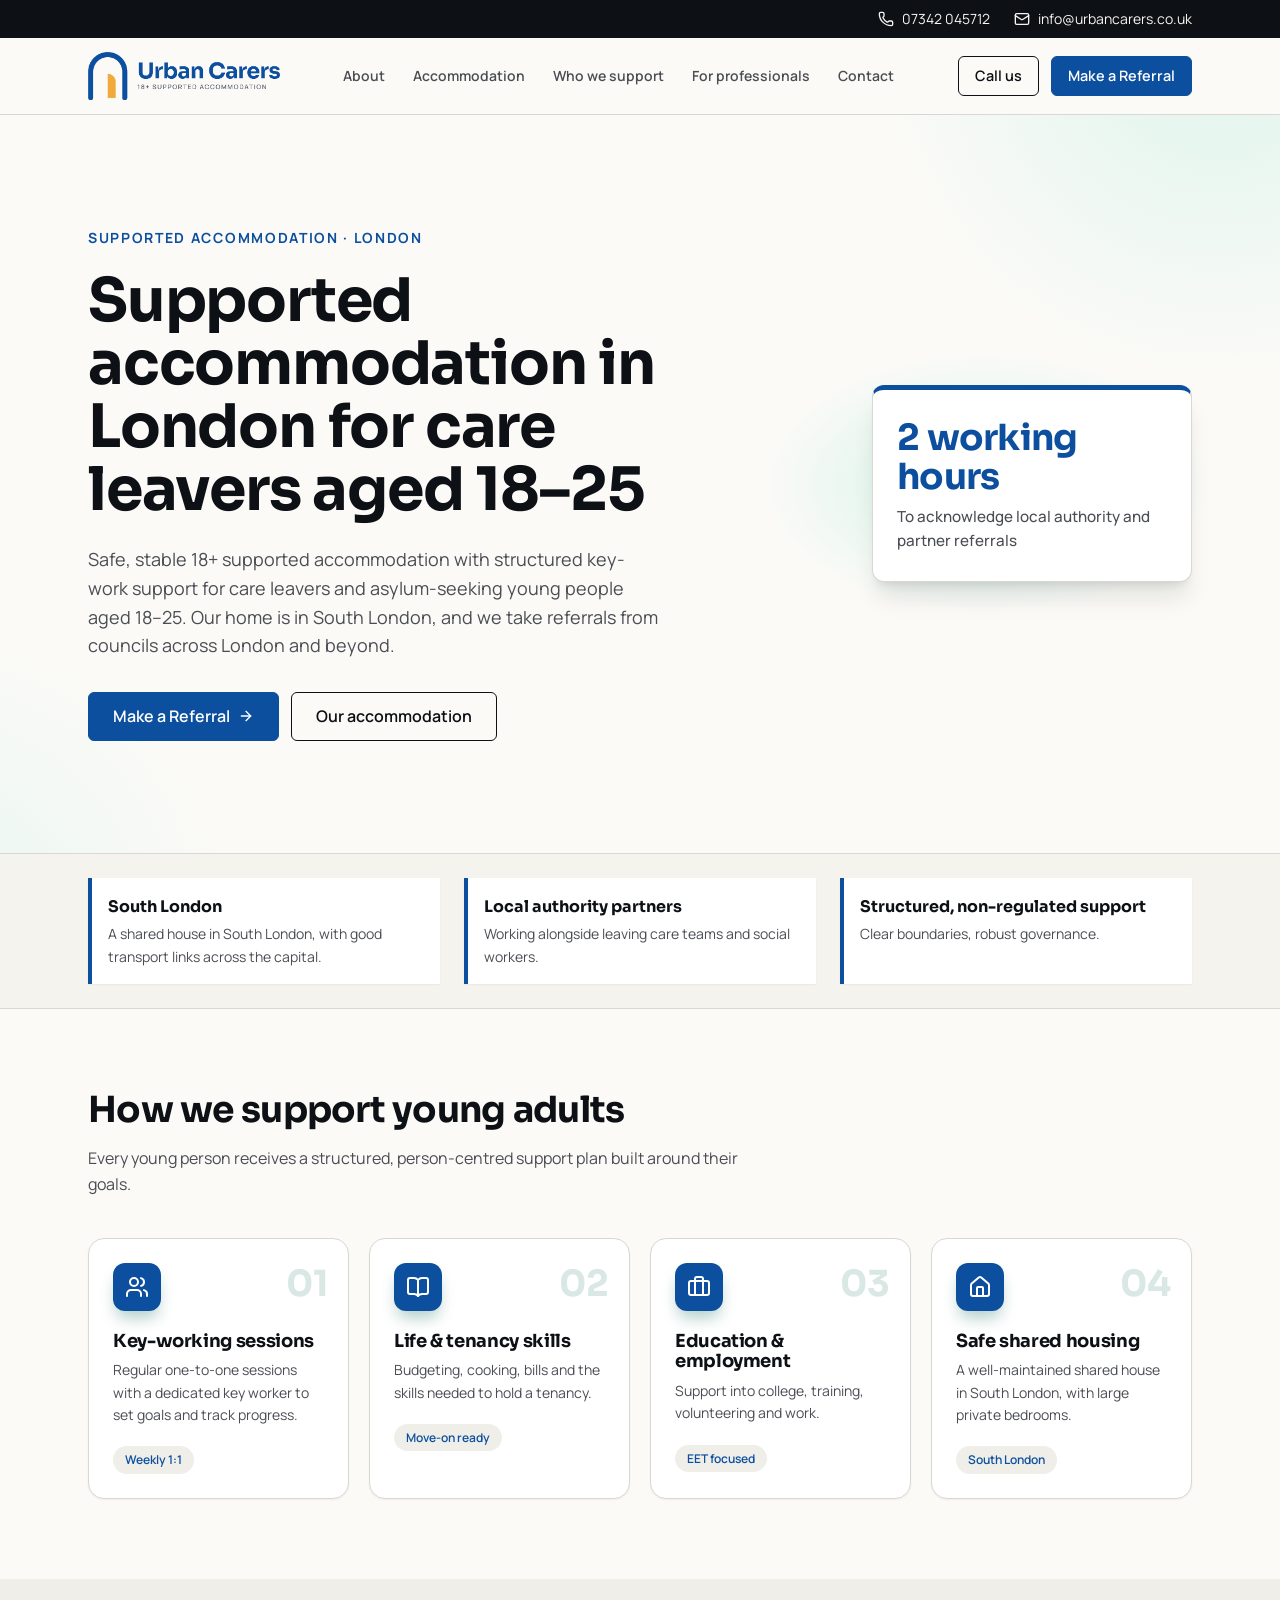
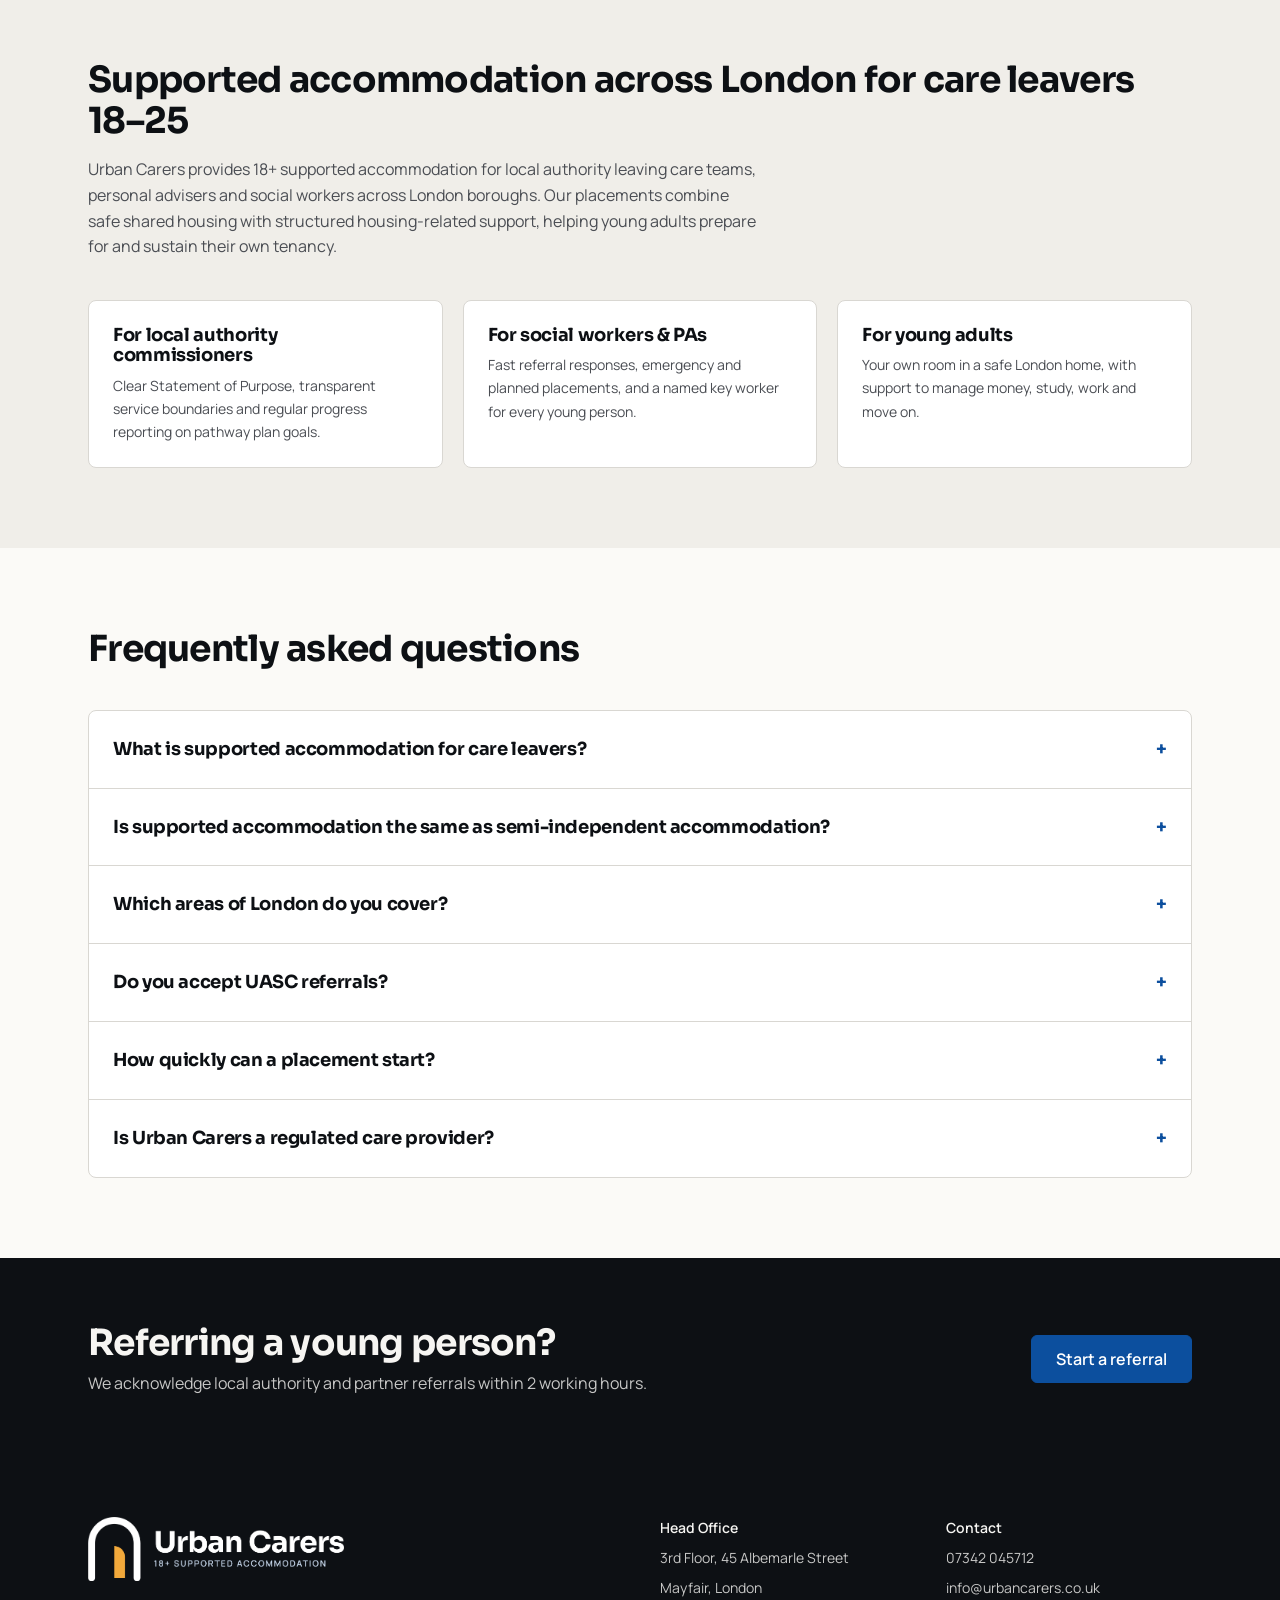
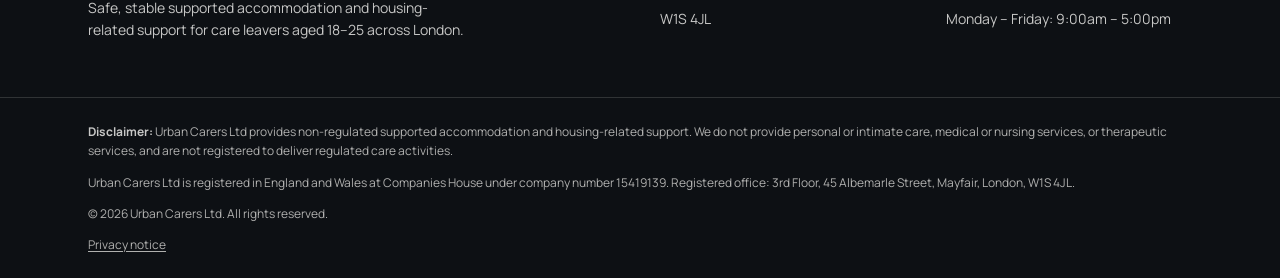
<file: index.html>
<!doctype html>
<html lang="en-GB">
<head>
<meta charset="utf-8">
<meta name="viewport" content="width=device-width, initial-scale=1">
<title>Supported Accommodation for Care Leavers 18–25 | Urban Carers</title>
<meta name="description" content="18+ supported accommodation in South London for care leavers and asylum-seeking young people aged 18–25. Referrals acknowledged within 2 working hours.">
<link rel="canonical" href="https://www.urbancarers.co.uk/">
<meta property="og:site_name" content="Urban Carers">
<meta property="og:locale" content="en_GB">
<meta property="og:type" content="website">
<meta property="og:url" content="https://www.urbancarers.co.uk/">
<meta property="og:title" content="Supported Accommodation for Care Leavers 18–25 | Urban Carers">
<meta property="og:description" content="18+ supported accommodation in South London for care leavers and asylum-seeking young people aged 18–25. Referrals acknowledged within 2 working hours.">
<meta name="twitter:card" content="summary_large_image">
<link rel="stylesheet" href="styles.css">
<link rel="icon" type="image/png" href="assets/favicon.png">
<link rel="apple-touch-icon" href="assets/favicon.png">
<script type="application/ld+json">{"@context": "https://schema.org", "@type": "Organization", "name": "Urban Carers Ltd", "logo": "https://www.urbancarers.co.uk/assets/logo.png", "description": "Supported accommodation and housing-related support for care leavers aged 18–25 in London.", "url": "https://www.urbancarers.co.uk", "telephone": "+44 7342 045712", "email": "info@urbancarers.co.uk", "address": {"@type": "PostalAddress", "streetAddress": "3rd Floor, 45 Albemarle Street", "addressLocality": "London", "postalCode": "W1S 4JL", "addressCountry": "GB"}, "areaServed": [{"@type": "City", "name": "London"}, {"@type": "AdministrativeArea", "name": "South East England"}]}</script>
<script type="application/ld+json">{"@context": "https://schema.org", "@type": "WebSite", "name": "Urban Carers", "url": "https://www.urbancarers.co.uk/"}</script>
<script type="application/ld+json">{"@context": "https://schema.org", "@type": "FAQPage", "mainEntity": [{"@type": "Question", "name": "What is supported accommodation for care leavers?", "acceptedAnswer": {"@type": "Answer", "text": "Supported accommodation is housing with support for care leavers aged 18–25 only. Residents have their own room in shared housing and receive housing-related support such as key-working, budgeting and tenancy skills."}}, {"@type": "Question", "name": "Is supported accommodation the same as semi-independent accommodation?", "acceptedAnswer": {"@type": "Answer", "text": "The two terms are often used for the same kind of home. What we provide is 18+ supported accommodation for young men aged 18–25 only: each young person has their own room in a shared house and builds the skills to live independently, with at least 5 hours of key-work support a week."}}, {"@type": "Question", "name": "Which areas of London do you cover?", "acceptedAnswer": {"@type": "Answer", "text": "Our house is in South London. We accept referrals from London boroughs and from local authorities outside London placing young people in the capital."}}, {"@type": "Question", "name": "Do you accept UASC referrals?", "acceptedAnswer": {"@type": "Answer", "text": "Yes. We support unaccompanied asylum-seeking young adults aged 18 to 25 who are ready to live in supported accommodation."}}, {"@type": "Question", "name": "How quickly can a placement start?", "acceptedAnswer": {"@type": "Answer", "text": "We acknowledge referrals within 2 working hours and aim to make a placement decision within 24 hours of receiving full referral information. We can consider emergency placements subject to availability and assessment."}}, {"@type": "Question", "name": "Is Urban Carers a regulated care provider?", "acceptedAnswer": {"@type": "Answer", "text": "No. We provide non-regulated supported accommodation and housing-related support. We do not provide personal care, medical or nursing services, or therapy."}}]}</script>
</head>
<body>
<a class="skip" href="#main">Skip to content</a>
<header class="site-header">
  <div class="topbar">
    <div class="container topbar-inner">
      <a href="tel:+447342045712"><svg class="ic" aria-hidden="true" focusable="false" xmlns="http://www.w3.org/2000/svg" width="24" height="24" viewBox="0 0 24 24" fill="none" stroke="currentColor" stroke-width="2" stroke-linecap="round" stroke-linejoin="round" ><path d="M13.832 16.568a1 1 0 0 0 1.213-.303l.355-.465A2 2 0 0 1 17 15h3a2 2 0 0 1 2 2v3a2 2 0 0 1-2 2A18 18 0 0 1 2 4a2 2 0 0 1 2-2h3a2 2 0 0 1 2 2v3a2 2 0 0 1-.8 1.6l-.468.351a1 1 0 0 0-.292 1.233 14 14 0 0 0 6.392 6.384" /></svg>07342 045712</a>
      <a href="mailto:info@urbancarers.co.uk"><svg class="ic" aria-hidden="true" focusable="false" xmlns="http://www.w3.org/2000/svg" width="24" height="24" viewBox="0 0 24 24" fill="none" stroke="currentColor" stroke-width="2" stroke-linecap="round" stroke-linejoin="round" ><path d="m22 7-8.991 5.727a2 2 0 0 1-2.009 0L2 7" /><rect x="2" y="4" width="20" height="16" rx="2" /></svg>info@urbancarers.co.uk</a>
    </div>
  </div>
  <div class="container navbar">
    <a href="./" class="brand" aria-label="Urban Carers home"><img src="assets/logo.png" alt="Urban Carers Ltd" width="1334" height="334"></a>
    <nav class="nav" aria-label="Main"><a href="about">About</a><a href="accommodation">Accommodation</a><a href="who-we-support">Who we support</a><a href="for-professionals">For professionals</a><a href="contact">Contact</a></nav>
    <div class="actions">
      <a href="tel:+447342045712" class="btn btn-outline btn-sm">Call us</a>
      <a href="referrals" class="btn btn-sm">Make a Referral</a>
    </div>
    <details class="menu">
      <summary aria-label="Toggle menu"><span class="menu-open"><svg class="ic" aria-hidden="true" focusable="false" xmlns="http://www.w3.org/2000/svg" width="24" height="24" viewBox="0 0 24 24" fill="none" stroke="currentColor" stroke-width="2" stroke-linecap="round" stroke-linejoin="round" ><path d="M4 5h16" /><path d="M4 12h16" /><path d="M4 19h16" /></svg></span><span class="menu-close"><svg class="ic" aria-hidden="true" focusable="false" xmlns="http://www.w3.org/2000/svg" width="24" height="24" viewBox="0 0 24 24" fill="none" stroke="currentColor" stroke-width="2" stroke-linecap="round" stroke-linejoin="round" ><path d="M18 6 6 18" /><path d="m6 6 12 12" /></svg></span></summary>
      <div class="menu-panel container">
        <a href="about">About</a><a href="accommodation">Accommodation</a><a href="who-we-support">Who we support</a><a href="for-professionals">For professionals</a><a href="contact">Contact</a>
        <a href="tel:+447342045712" class="menu-call">Call 07342 045712</a>
        <a href="referrals" class="btn">Make a Referral</a>
      </div>
    </details>
  </div>
</header>
<main id="main">
<section class="hero">
  <div class="container hero-grid">
    <div class="hero-text">
      <p class="eyebrow">Supported accommodation · London</p>
      <h1>Supported accommodation in London for care leavers aged 18–25</h1>
      <p class="lead">Safe, stable 18+ supported accommodation with structured key-work support for care leavers and asylum-seeking young people aged 18–25. Our home is in South London, and we take referrals from councils across London and beyond.</p>
      <div class="btn-row"><a href="referrals" class="btn">Make a Referral<svg class="ic" aria-hidden="true" focusable="false" xmlns="http://www.w3.org/2000/svg" width="24" height="24" viewBox="0 0 24 24" fill="none" stroke="currentColor" stroke-width="2" stroke-linecap="round" stroke-linejoin="round" ><path d="M5 12h14" /><path d="m12 5 7 7-7 7" /></svg></a><a href="accommodation" class="btn btn-outline">Our accommodation</a></div>
    </div>
    <div class="hero-panel">
      <div class="stat">
        <p class="stat-big">2 working hours</p>
        <p class="stat-small">To acknowledge local authority and partner referrals</p>
      </div>
    </div>
  </div>
</section>
<div class="strip"><div class="container strip-grid"><div class="strip-item"><p class="strip-title">South London</p><p>A shared house in South London, with good transport links across the capital.</p></div><div class="strip-item"><p class="strip-title">Local authority partners</p><p>Working alongside leaving care teams and social workers.</p></div><div class="strip-item"><p class="strip-title">Structured, non-regulated support</p><p>Clear boundaries, robust governance.</p></div></div></div>
<section class="section"><div class="container"><h2>How we support young adults</h2><p class="intro">Every young person receives a structured, person-centred support plan built around their goals.</p><div class="section-body"><div class="features"><div class="feature"><span class="feature-n" aria-hidden="true">01</span><div class="feature-icon"><svg class="ic" aria-hidden="true" focusable="false" xmlns="http://www.w3.org/2000/svg" width="24" height="24" viewBox="0 0 24 24" fill="none" stroke="currentColor" stroke-width="2" stroke-linecap="round" stroke-linejoin="round" ><path d="M16 21v-2a4 4 0 0 0-4-4H6a4 4 0 0 0-4 4v2" /><path d="M16 3.128a4 4 0 0 1 0 7.744" /><path d="M22 21v-2a4 4 0 0 0-3-3.87" /><circle cx="9" cy="7" r="4" /></svg></div><h3>Key-working sessions</h3><p>Regular one-to-one sessions with a dedicated key worker to set goals and track progress.</p><span class="tag">Weekly 1:1</span></div><div class="feature"><span class="feature-n" aria-hidden="true">02</span><div class="feature-icon"><svg class="ic" aria-hidden="true" focusable="false" xmlns="http://www.w3.org/2000/svg" width="24" height="24" viewBox="0 0 24 24" fill="none" stroke="currentColor" stroke-width="2" stroke-linecap="round" stroke-linejoin="round" ><path d="M12 5v16" /><path d="M20.001 19A2 2 0 0022 17V5a2 2 0 00-1.999-2L16 3.002A5 5 0 0012 5a5 5 0 00-4-2H4a2 2 0 00-2 2v12a2 2 0 001.999 2H8a5 5 0 014 2 5 5 0 014-2z" /></svg></div><h3>Life &amp; tenancy skills</h3><p>Budgeting, cooking, bills and the skills needed to hold a tenancy.</p><span class="tag">Move-on ready</span></div><div class="feature"><span class="feature-n" aria-hidden="true">03</span><div class="feature-icon"><svg class="ic" aria-hidden="true" focusable="false" xmlns="http://www.w3.org/2000/svg" width="24" height="24" viewBox="0 0 24 24" fill="none" stroke="currentColor" stroke-width="2" stroke-linecap="round" stroke-linejoin="round" ><path d="M16 20V4a2 2 0 0 0-2-2h-4a2 2 0 0 0-2 2v16" /><rect width="20" height="14" x="2" y="6" rx="2" /></svg></div><h3>Education &amp; employment</h3><p>Support into college, training, volunteering and work.</p><span class="tag">EET focused</span></div><div class="feature"><span class="feature-n" aria-hidden="true">04</span><div class="feature-icon"><svg class="ic" aria-hidden="true" focusable="false" xmlns="http://www.w3.org/2000/svg" width="24" height="24" viewBox="0 0 24 24" fill="none" stroke="currentColor" stroke-width="2" stroke-linecap="round" stroke-linejoin="round" ><path d="M15 21v-8a1 1 0 0 0-1-1h-4a1 1 0 0 0-1 1v8" /><path d="M3 10a2 2 0 0 1 .709-1.528l7-6a2 2 0 0 1 2.582 0l7 6A2 2 0 0 1 21 10v9a2 2 0 0 1-2 2H5a2 2 0 0 1-2-2z" /></svg></div><h3>Safe shared housing</h3><p>A well-maintained shared house in South London, with large private bedrooms.</p><span class="tag">South London</span></div></div></div></div></section>
<section class="section muted"><div class="container"><h2>Supported accommodation across London for care leavers 18–25</h2><p class="intro">Urban Carers provides 18+ supported accommodation for local authority leaving care teams, personal advisers and social workers across London boroughs. Our placements combine safe shared housing with structured housing-related support, helping young adults prepare for and sustain their own tenancy.</p><div class="section-body"><div class="cards cols-3"><div class="card"><h3>For local authority commissioners</h3><p>Clear Statement of Purpose, transparent service boundaries and regular progress reporting on pathway plan goals.</p></div><div class="card"><h3>For social workers &amp; PAs</h3><p>Fast referral responses, emergency and planned placements, and a named key worker for every young person.</p></div><div class="card"><h3>For young adults</h3><p>Your own room in a safe London home, with support to manage money, study, work and move on.</p></div></div></div></div></section>
<section class="section"><div class="container"><h2>Frequently asked questions</h2><div class="section-body"><div class="faq"><details class="faq-item"><summary>What is supported accommodation for care leavers?</summary><p>Supported accommodation is housing with support for care leavers aged 18–25 only. Residents have their own room in shared housing and receive housing-related support such as key-working, budgeting and tenancy skills.</p></details><details class="faq-item"><summary>Is supported accommodation the same as semi-independent accommodation?</summary><p>The two terms are often used for the same kind of home. What we provide is 18+ supported accommodation for young men aged 18–25 only: each young person has their own room in a shared house and builds the skills to live independently, with at least 5 hours of key-work support a week.</p></details><details class="faq-item"><summary>Which areas of London do you cover?</summary><p>Our house is in South London. We accept referrals from London boroughs and from local authorities outside London placing young people in the capital.</p></details><details class="faq-item"><summary>Do you accept UASC referrals?</summary><p>Yes. We support unaccompanied asylum-seeking young adults aged 18 to 25 who are ready to live in supported accommodation.</p></details><details class="faq-item"><summary>How quickly can a placement start?</summary><p>We acknowledge referrals within 2 working hours and aim to make a placement decision within 24 hours of receiving full referral information. We can consider emergency placements subject to availability and assessment.</p></details><details class="faq-item"><summary>Is Urban Carers a regulated care provider?</summary><p>No. We provide non-regulated supported accommodation and housing-related support. We do not provide personal care, medical or nursing services, or therapy.</p></details></div></div></div></section>
<section class="cta"><div class="container cta-inner"><div><h2>Referring a young person?</h2><p>We acknowledge local authority and partner referrals within 2 working hours.</p></div><a href="referrals" class="btn">Start a referral</a></div></section>
</main>
<footer class="site-footer">
  <div class="container footer-grid">
    <div class="footer-brand">
      <img src="assets/logo-white.png" alt="Urban Carers Ltd" width="1334" height="334">
      <p>Safe, stable supported accommodation and housing-related support for care leavers aged 18–25 across London.</p>
    </div>
    <div class="footer-col">
      <p class="footer-title">Head Office</p>
      <p>3rd Floor, 45 Albemarle Street</p><p>Mayfair, London</p><p>W1S 4JL</p>
    </div>
    <div class="footer-col">
      <p class="footer-title">Contact</p>
      <p><a href="tel:+447342045712">07342 045712</a></p>
      <p><a href="mailto:info@urbancarers.co.uk">info@urbancarers.co.uk</a></p>
      <p>Monday – Friday: 9:00am – 5:00pm</p>
    </div>
  </div>
  <div class="footer-legal">
    <div class="container">
      <p><strong>Disclaimer:</strong> Urban Carers Ltd provides non-regulated supported accommodation and housing-related support. We do not provide personal or intimate care, medical or nursing services, or therapeutic services, and are not registered to deliver regulated care activities.</p>
      <p>Urban Carers Ltd is registered in England and Wales at Companies House under company number 15419139. Registered office: 3rd Floor, 45 Albemarle Street, Mayfair, London, W1S 4JL.</p>
      <p>© 2026 Urban Carers Ltd. All rights reserved.</p>
      <p><a href="privacy">Privacy notice</a></p>
    </div>
  </div>
</footer>
</body>
</html>
</file>
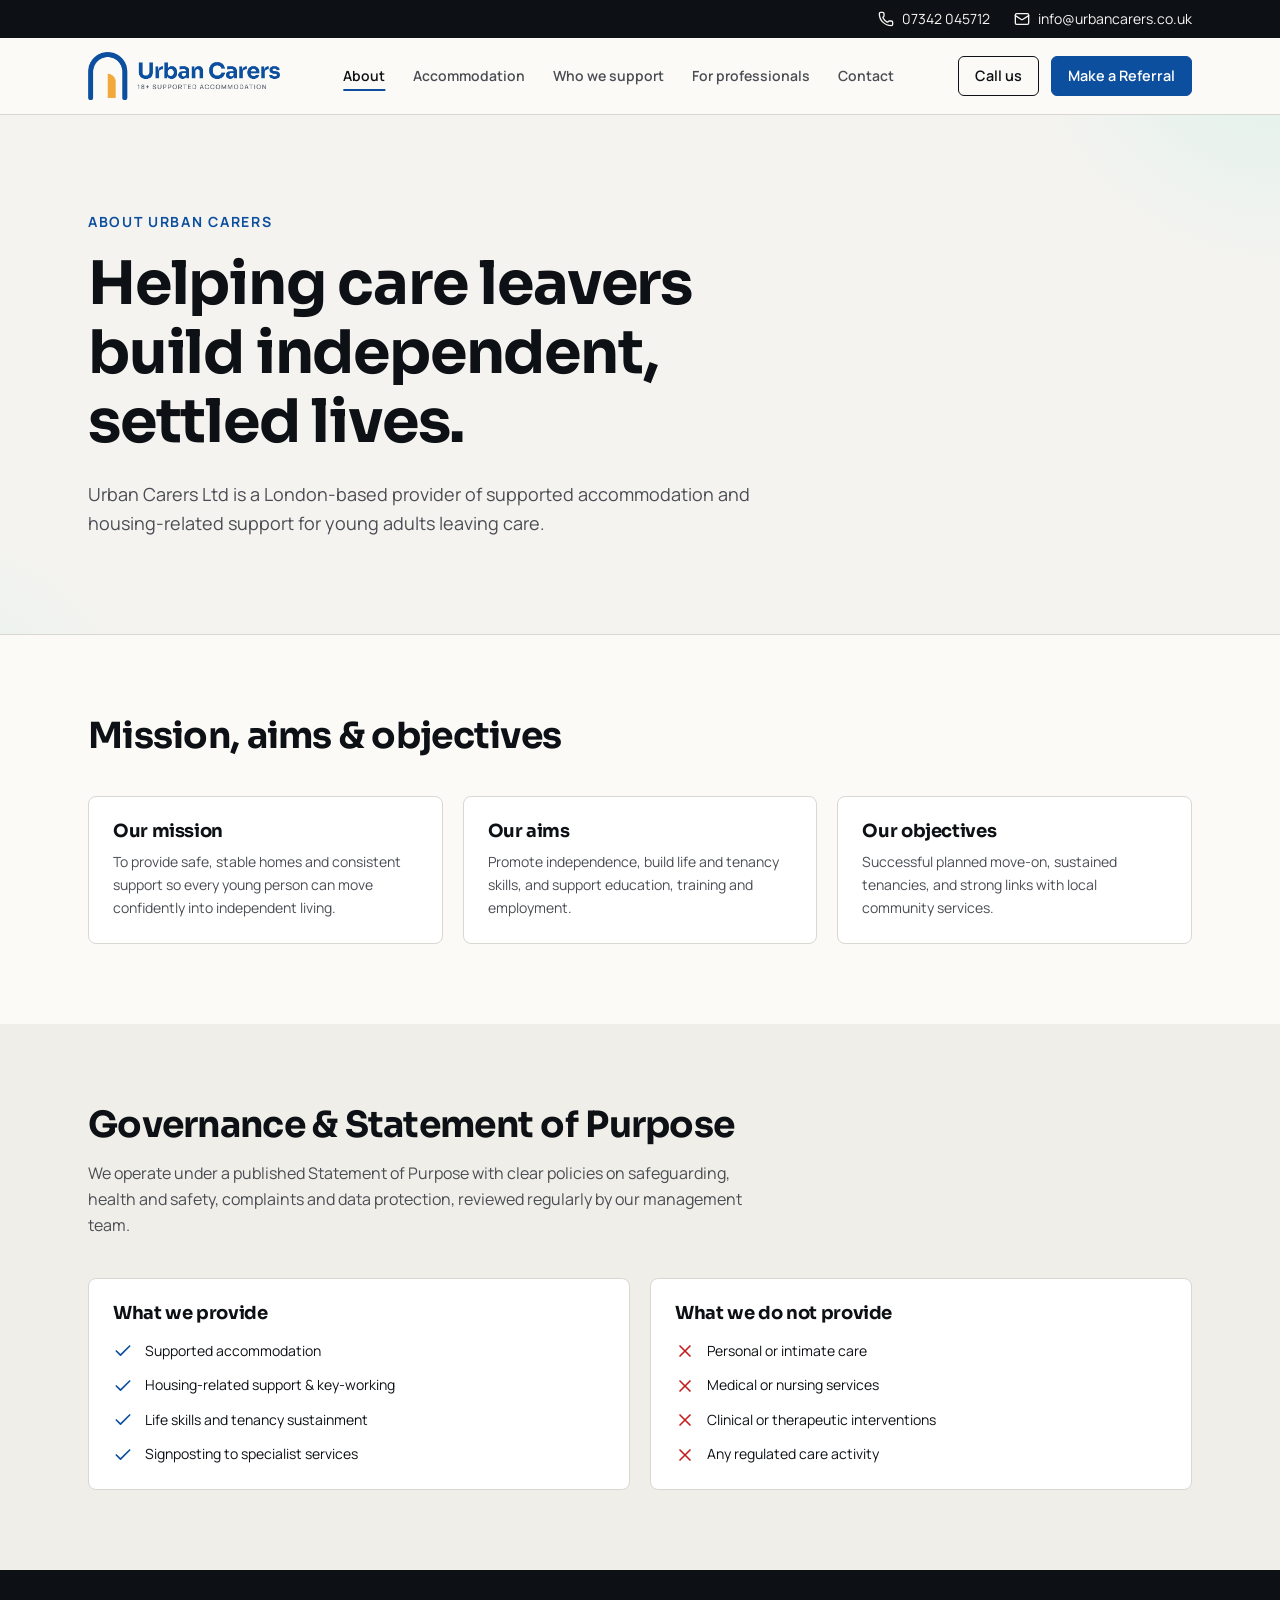
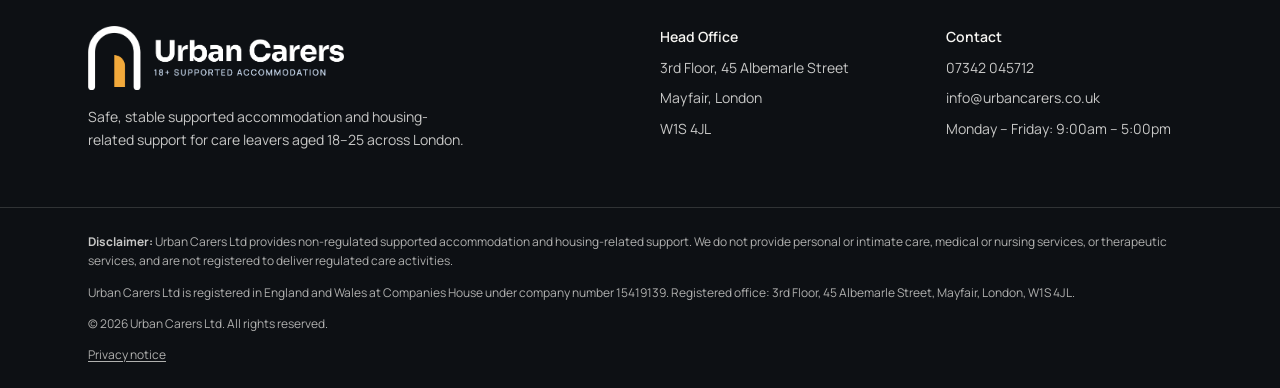
<file: about.html>
<!doctype html>
<html lang="en-GB">
<head>
<meta charset="utf-8">
<meta name="viewport" content="width=device-width, initial-scale=1">
<title>About Urban Carers | 18+ Supported Accommodation, London</title>
<meta name="description" content="Urban Carers Ltd provides supported accommodation and housing-related support for care leavers aged 18–25 in London: our mission, aims and governance.">
<link rel="canonical" href="https://www.urbancarers.co.uk/about">
<meta property="og:site_name" content="Urban Carers">
<meta property="og:locale" content="en_GB">
<meta property="og:type" content="website">
<meta property="og:url" content="https://www.urbancarers.co.uk/about">
<meta property="og:title" content="About Urban Carers | 18+ Supported Accommodation, London">
<meta property="og:description" content="Urban Carers Ltd provides supported accommodation and housing-related support for care leavers aged 18–25 in London: our mission, aims and governance.">
<meta name="twitter:card" content="summary_large_image">
<link rel="stylesheet" href="styles.css">
<link rel="icon" type="image/png" href="assets/favicon.png">
<link rel="apple-touch-icon" href="assets/favicon.png">
<script type="application/ld+json">{"@context": "https://schema.org", "@type": "Organization", "name": "Urban Carers Ltd", "logo": "https://www.urbancarers.co.uk/assets/logo.png", "description": "Supported accommodation and housing-related support for care leavers aged 18–25 in London.", "url": "https://www.urbancarers.co.uk", "telephone": "+44 7342 045712", "email": "info@urbancarers.co.uk", "address": {"@type": "PostalAddress", "streetAddress": "3rd Floor, 45 Albemarle Street", "addressLocality": "London", "postalCode": "W1S 4JL", "addressCountry": "GB"}, "areaServed": [{"@type": "City", "name": "London"}, {"@type": "AdministrativeArea", "name": "South East England"}]}</script>
<script type="application/ld+json">{"@context": "https://schema.org", "@type": "BreadcrumbList", "itemListElement": [{"@type": "ListItem", "position": 1, "name": "Home", "item": "https://www.urbancarers.co.uk/"}, {"@type": "ListItem", "position": 2, "name": "About", "item": "https://www.urbancarers.co.uk/about"}]}</script>
</head>
<body>
<a class="skip" href="#main">Skip to content</a>
<header class="site-header">
  <div class="topbar">
    <div class="container topbar-inner">
      <a href="tel:+447342045712"><svg class="ic" aria-hidden="true" focusable="false" xmlns="http://www.w3.org/2000/svg" width="24" height="24" viewBox="0 0 24 24" fill="none" stroke="currentColor" stroke-width="2" stroke-linecap="round" stroke-linejoin="round" ><path d="M13.832 16.568a1 1 0 0 0 1.213-.303l.355-.465A2 2 0 0 1 17 15h3a2 2 0 0 1 2 2v3a2 2 0 0 1-2 2A18 18 0 0 1 2 4a2 2 0 0 1 2-2h3a2 2 0 0 1 2 2v3a2 2 0 0 1-.8 1.6l-.468.351a1 1 0 0 0-.292 1.233 14 14 0 0 0 6.392 6.384" /></svg>07342 045712</a>
      <a href="mailto:info@urbancarers.co.uk"><svg class="ic" aria-hidden="true" focusable="false" xmlns="http://www.w3.org/2000/svg" width="24" height="24" viewBox="0 0 24 24" fill="none" stroke="currentColor" stroke-width="2" stroke-linecap="round" stroke-linejoin="round" ><path d="m22 7-8.991 5.727a2 2 0 0 1-2.009 0L2 7" /><rect x="2" y="4" width="20" height="16" rx="2" /></svg>info@urbancarers.co.uk</a>
    </div>
  </div>
  <div class="container navbar">
    <a href="./" class="brand" aria-label="Urban Carers home"><img src="assets/logo.png" alt="Urban Carers Ltd" width="1334" height="334"></a>
    <nav class="nav" aria-label="Main"><a href="about" aria-current="page">About</a><a href="accommodation">Accommodation</a><a href="who-we-support">Who we support</a><a href="for-professionals">For professionals</a><a href="contact">Contact</a></nav>
    <div class="actions">
      <a href="tel:+447342045712" class="btn btn-outline btn-sm">Call us</a>
      <a href="referrals" class="btn btn-sm">Make a Referral</a>
    </div>
    <details class="menu">
      <summary aria-label="Toggle menu"><span class="menu-open"><svg class="ic" aria-hidden="true" focusable="false" xmlns="http://www.w3.org/2000/svg" width="24" height="24" viewBox="0 0 24 24" fill="none" stroke="currentColor" stroke-width="2" stroke-linecap="round" stroke-linejoin="round" ><path d="M4 5h16" /><path d="M4 12h16" /><path d="M4 19h16" /></svg></span><span class="menu-close"><svg class="ic" aria-hidden="true" focusable="false" xmlns="http://www.w3.org/2000/svg" width="24" height="24" viewBox="0 0 24 24" fill="none" stroke="currentColor" stroke-width="2" stroke-linecap="round" stroke-linejoin="round" ><path d="M18 6 6 18" /><path d="m6 6 12 12" /></svg></span></summary>
      <div class="menu-panel container">
        <a href="about">About</a><a href="accommodation">Accommodation</a><a href="who-we-support">Who we support</a><a href="for-professionals">For professionals</a><a href="contact">Contact</a>
        <a href="tel:+447342045712" class="menu-call">Call 07342 045712</a>
        <a href="referrals" class="btn">Make a Referral</a>
      </div>
    </details>
  </div>
</header>
<main id="main">
<section class="page-hero"><div class="container"><p class="eyebrow">About Urban Carers</p><h1>Helping care leavers build independent, settled lives.</h1><div class="lead">Urban Carers Ltd is a London-based provider of supported accommodation and housing-related support for young adults leaving care.</div></div></section>
<section class="section"><div class="container"><h2>Mission, aims &amp; objectives</h2><div class="section-body"><div class="cards cols-3"><div class="card"><h3>Our mission</h3><p>To provide safe, stable homes and consistent support so every young person can move confidently into independent living.</p></div><div class="card"><h3>Our aims</h3><p>Promote independence, build life and tenancy skills, and support education, training and employment.</p></div><div class="card"><h3>Our objectives</h3><p>Successful planned move-on, sustained tenancies, and strong links with local community services.</p></div></div></div></div></section>
<section class="section muted"><div class="container"><h2>Governance &amp; Statement of Purpose</h2><p class="intro">We operate under a published Statement of Purpose with clear policies on safeguarding, health and safety, complaints and data protection, reviewed regularly by our management team.</p><div class="section-body"><div class="two-col"><div class="panel"><h3>What we provide</h3><ul class="icon-items"><li class="check"><svg class="ic" aria-hidden="true" focusable="false" xmlns="http://www.w3.org/2000/svg" width="24" height="24" viewBox="0 0 24 24" fill="none" stroke="currentColor" stroke-width="2" stroke-linecap="round" stroke-linejoin="round" ><path d="M20 6 9 17l-5-5" /></svg>Supported accommodation</li><li class="check"><svg class="ic" aria-hidden="true" focusable="false" xmlns="http://www.w3.org/2000/svg" width="24" height="24" viewBox="0 0 24 24" fill="none" stroke="currentColor" stroke-width="2" stroke-linecap="round" stroke-linejoin="round" ><path d="M20 6 9 17l-5-5" /></svg>Housing-related support &amp; key-working</li><li class="check"><svg class="ic" aria-hidden="true" focusable="false" xmlns="http://www.w3.org/2000/svg" width="24" height="24" viewBox="0 0 24 24" fill="none" stroke="currentColor" stroke-width="2" stroke-linecap="round" stroke-linejoin="round" ><path d="M20 6 9 17l-5-5" /></svg>Life skills and tenancy sustainment</li><li class="check"><svg class="ic" aria-hidden="true" focusable="false" xmlns="http://www.w3.org/2000/svg" width="24" height="24" viewBox="0 0 24 24" fill="none" stroke="currentColor" stroke-width="2" stroke-linecap="round" stroke-linejoin="round" ><path d="M20 6 9 17l-5-5" /></svg>Signposting to specialist services</li></ul></div><div class="panel"><h3>What we do not provide</h3><ul class="icon-items"><li class="x"><svg class="ic" aria-hidden="true" focusable="false" xmlns="http://www.w3.org/2000/svg" width="24" height="24" viewBox="0 0 24 24" fill="none" stroke="currentColor" stroke-width="2" stroke-linecap="round" stroke-linejoin="round" ><path d="M18 6 6 18" /><path d="m6 6 12 12" /></svg>Personal or intimate care</li><li class="x"><svg class="ic" aria-hidden="true" focusable="false" xmlns="http://www.w3.org/2000/svg" width="24" height="24" viewBox="0 0 24 24" fill="none" stroke="currentColor" stroke-width="2" stroke-linecap="round" stroke-linejoin="round" ><path d="M18 6 6 18" /><path d="m6 6 12 12" /></svg>Medical or nursing services</li><li class="x"><svg class="ic" aria-hidden="true" focusable="false" xmlns="http://www.w3.org/2000/svg" width="24" height="24" viewBox="0 0 24 24" fill="none" stroke="currentColor" stroke-width="2" stroke-linecap="round" stroke-linejoin="round" ><path d="M18 6 6 18" /><path d="m6 6 12 12" /></svg>Clinical or therapeutic interventions</li><li class="x"><svg class="ic" aria-hidden="true" focusable="false" xmlns="http://www.w3.org/2000/svg" width="24" height="24" viewBox="0 0 24 24" fill="none" stroke="currentColor" stroke-width="2" stroke-linecap="round" stroke-linejoin="round" ><path d="M18 6 6 18" /><path d="m6 6 12 12" /></svg>Any regulated care activity</li></ul></div></div></div></div></section>
</main>
<footer class="site-footer">
  <div class="container footer-grid">
    <div class="footer-brand">
      <img src="assets/logo-white.png" alt="Urban Carers Ltd" width="1334" height="334">
      <p>Safe, stable supported accommodation and housing-related support for care leavers aged 18–25 across London.</p>
    </div>
    <div class="footer-col">
      <p class="footer-title">Head Office</p>
      <p>3rd Floor, 45 Albemarle Street</p><p>Mayfair, London</p><p>W1S 4JL</p>
    </div>
    <div class="footer-col">
      <p class="footer-title">Contact</p>
      <p><a href="tel:+447342045712">07342 045712</a></p>
      <p><a href="mailto:info@urbancarers.co.uk">info@urbancarers.co.uk</a></p>
      <p>Monday – Friday: 9:00am – 5:00pm</p>
    </div>
  </div>
  <div class="footer-legal">
    <div class="container">
      <p><strong>Disclaimer:</strong> Urban Carers Ltd provides non-regulated supported accommodation and housing-related support. We do not provide personal or intimate care, medical or nursing services, or therapeutic services, and are not registered to deliver regulated care activities.</p>
      <p>Urban Carers Ltd is registered in England and Wales at Companies House under company number 15419139. Registered office: 3rd Floor, 45 Albemarle Street, Mayfair, London, W1S 4JL.</p>
      <p>© 2026 Urban Carers Ltd. All rights reserved.</p>
      <p><a href="privacy">Privacy notice</a></p>
    </div>
  </div>
</footer>
</body>
</html>
</file>
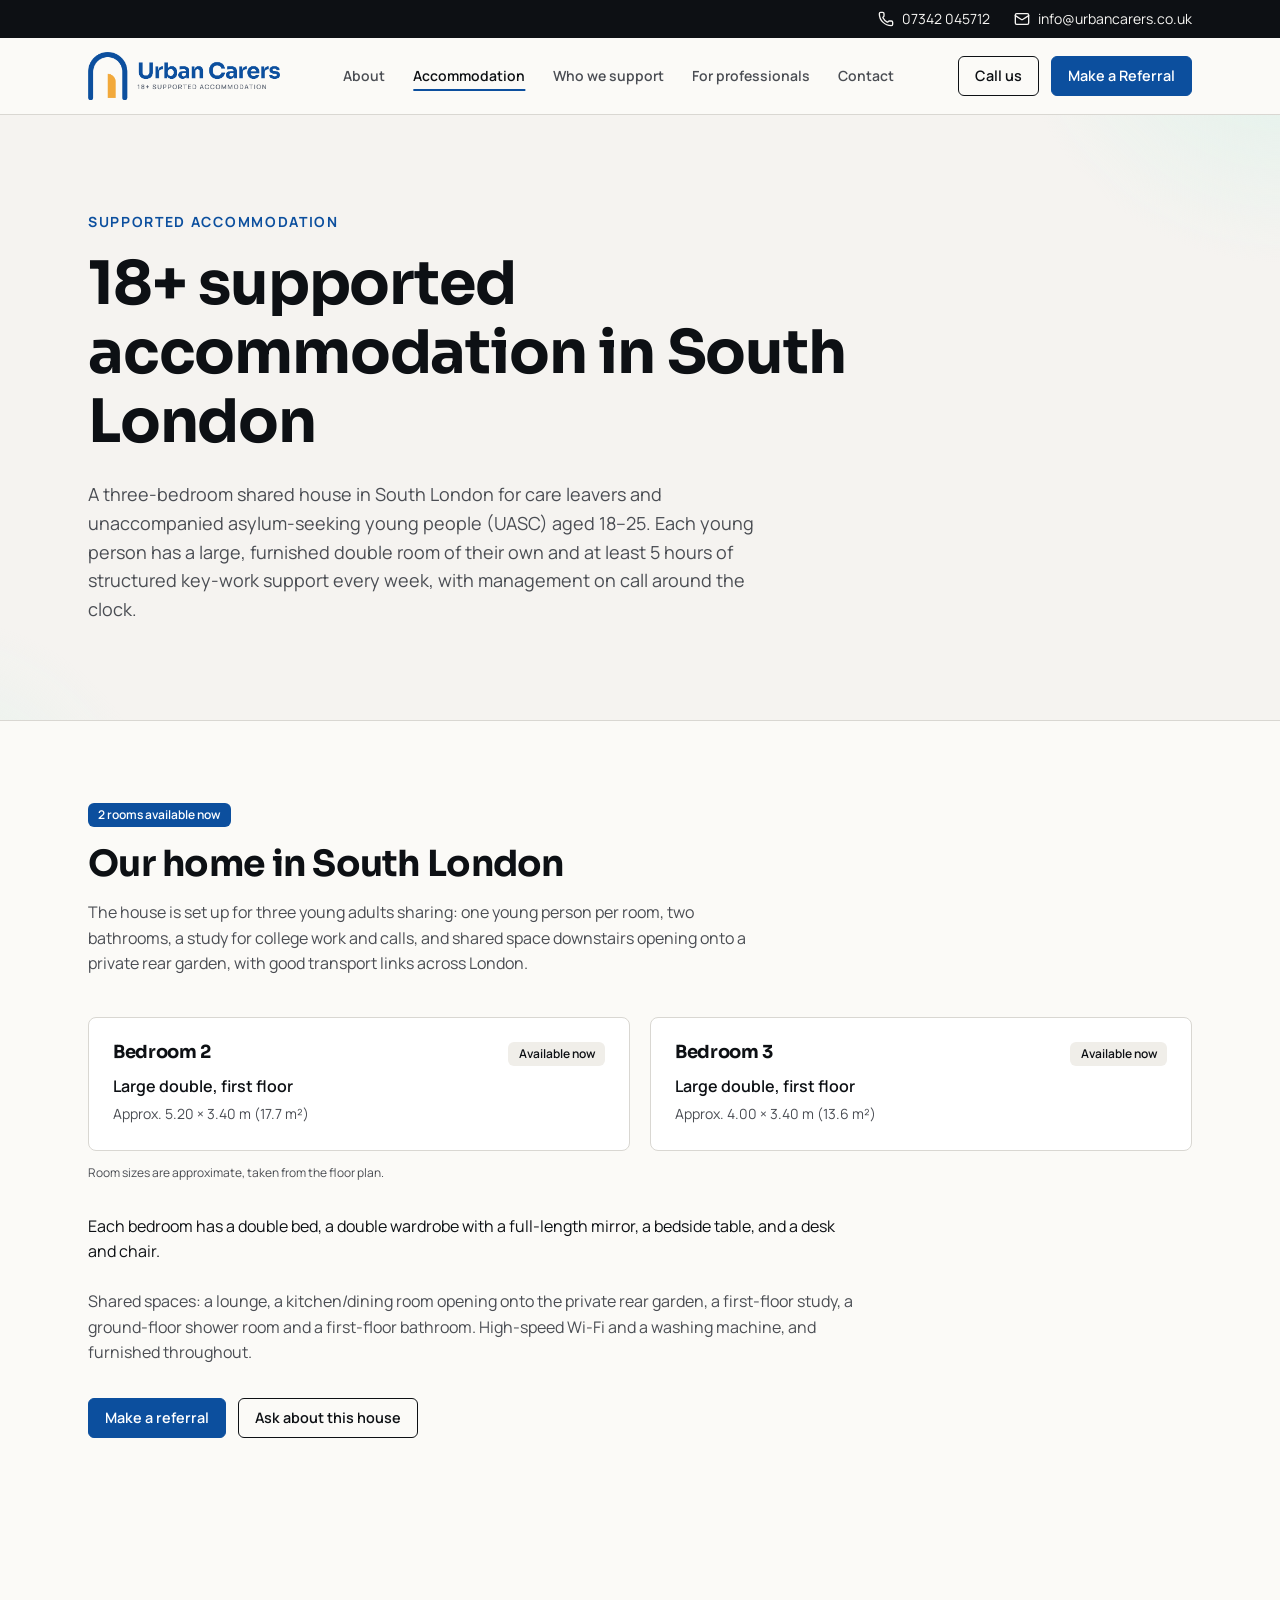
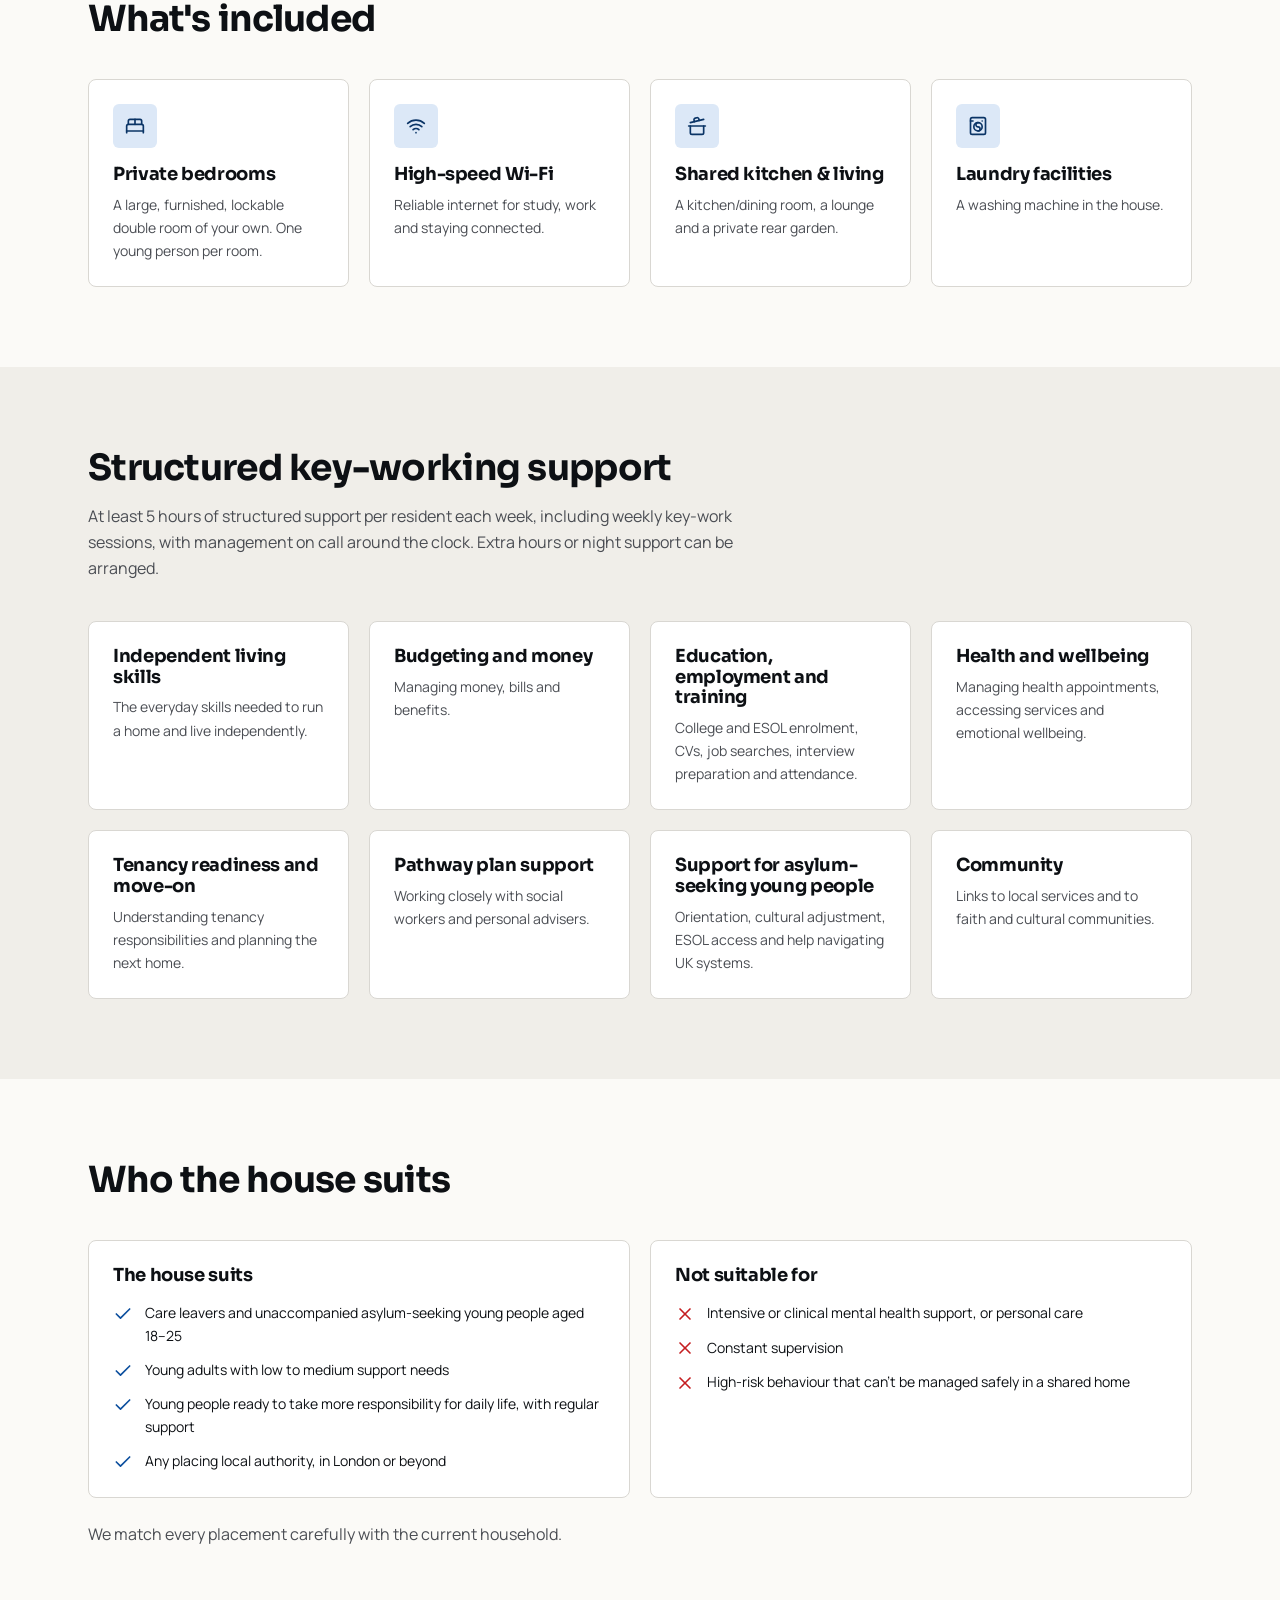
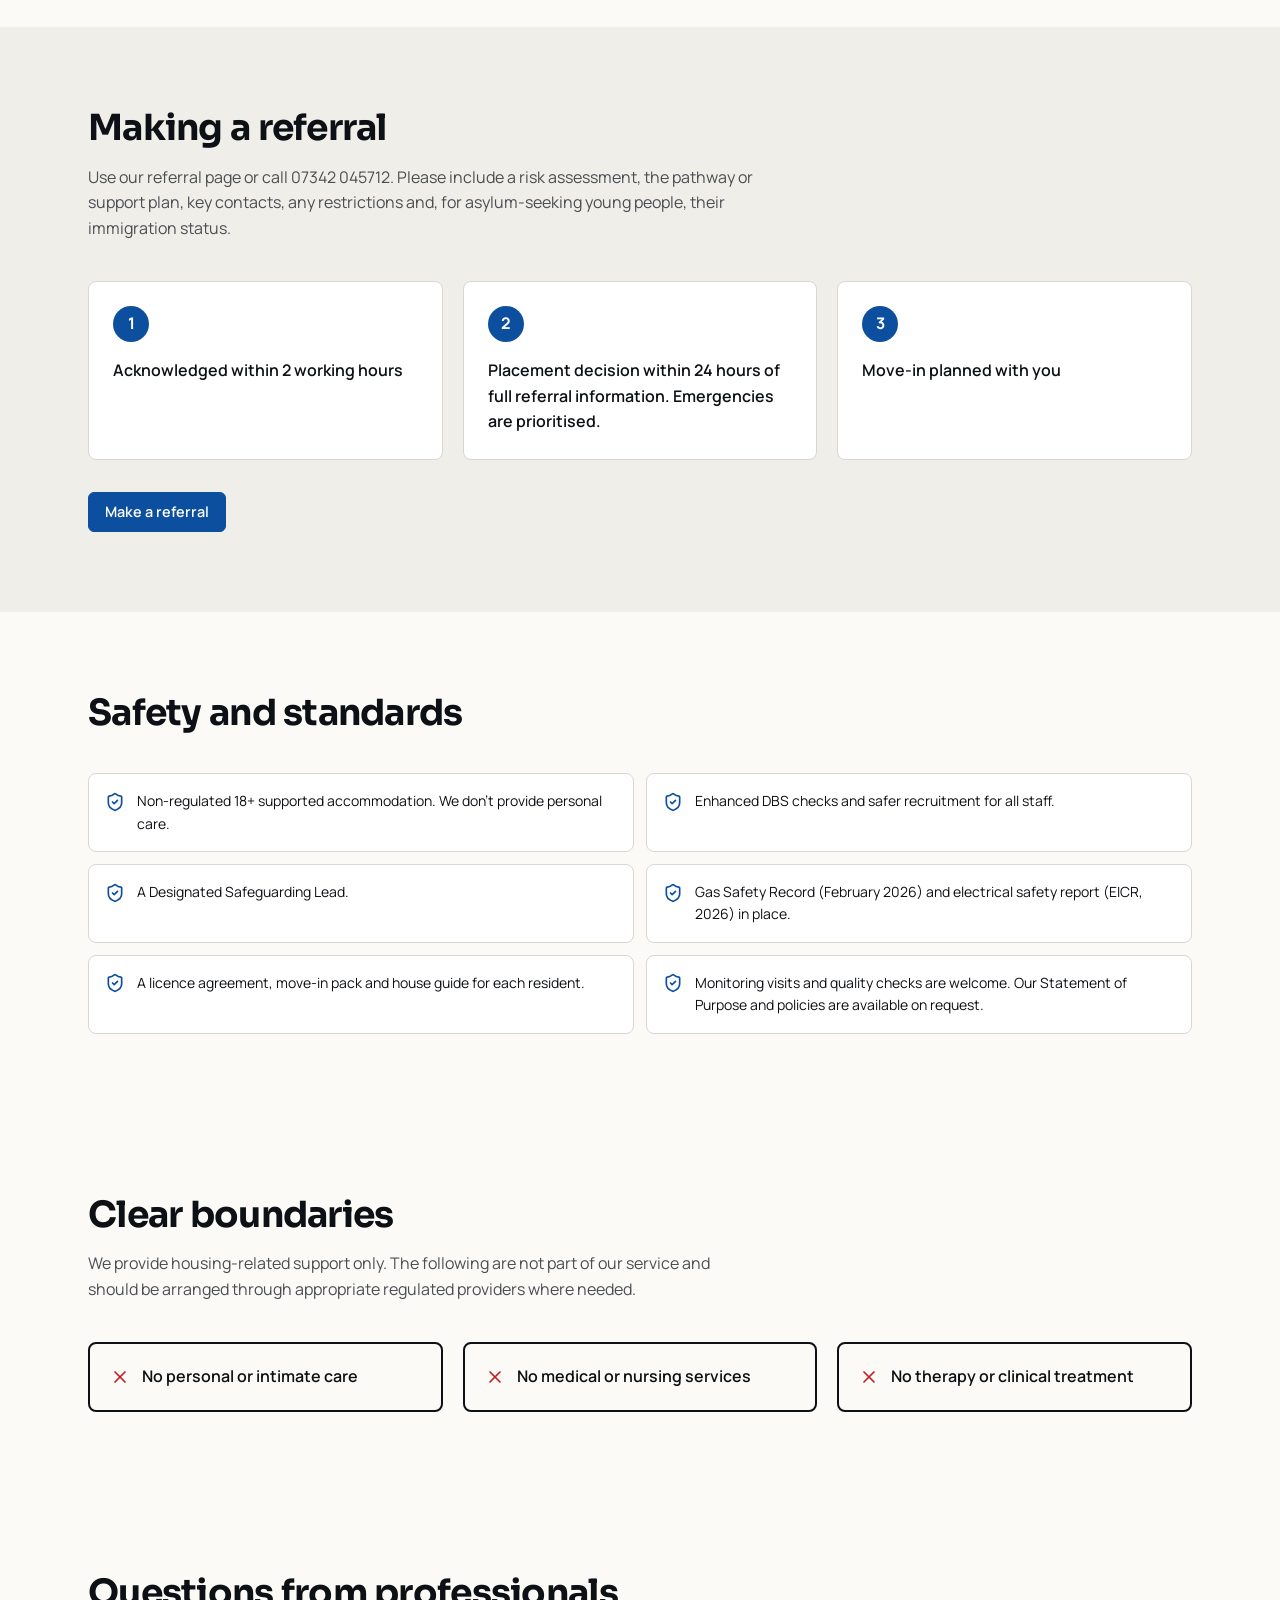
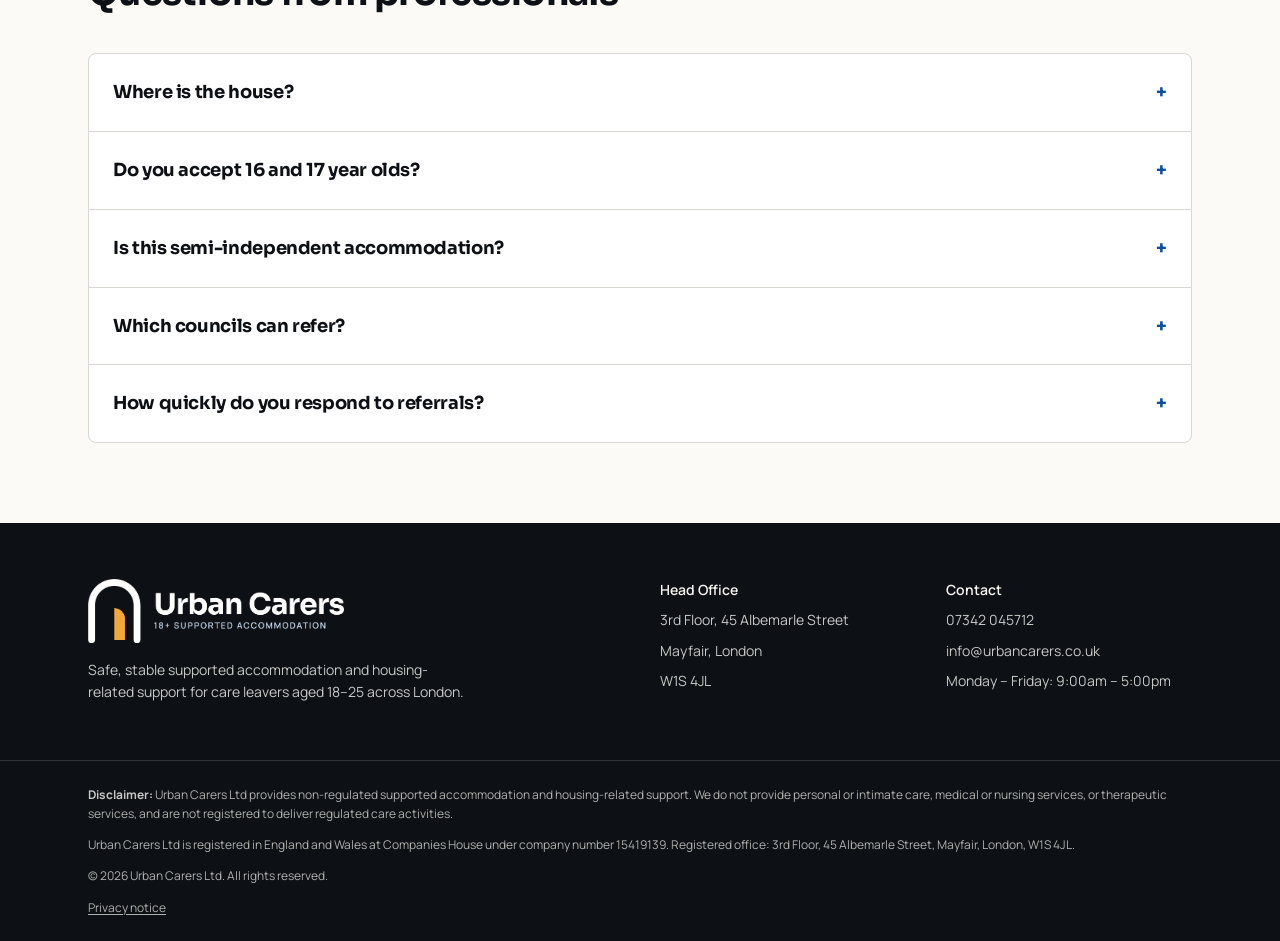
<file: accommodation.html>
<!doctype html>
<html lang="en-GB">
<head>
<meta charset="utf-8">
<meta name="viewport" content="width=device-width, initial-scale=1">
<title>18+ Supported Accommodation in South London | Urban Carers</title>
<meta name="description" content="18+ supported accommodation in South London for young men leaving care, aged 18–25: furnished double rooms and weekly key-work support.">
<link rel="canonical" href="https://www.urbancarers.co.uk/accommodation">
<meta property="og:site_name" content="Urban Carers">
<meta property="og:locale" content="en_GB">
<meta property="og:type" content="website">
<meta property="og:url" content="https://www.urbancarers.co.uk/accommodation">
<meta property="og:title" content="18+ Supported Accommodation in South London | Urban Carers">
<meta property="og:description" content="18+ supported accommodation in South London for young men leaving care, aged 18–25: furnished double rooms and weekly key-work support.">
<meta name="twitter:card" content="summary_large_image">
<link rel="stylesheet" href="styles.css">
<link rel="icon" type="image/png" href="assets/favicon.png">
<link rel="apple-touch-icon" href="assets/favicon.png">
<script type="application/ld+json">{"@context": "https://schema.org", "@type": "Organization", "name": "Urban Carers Ltd", "logo": "https://www.urbancarers.co.uk/assets/logo.png", "description": "Supported accommodation and housing-related support for care leavers aged 18–25 in London.", "url": "https://www.urbancarers.co.uk", "telephone": "+44 7342 045712", "email": "info@urbancarers.co.uk", "address": {"@type": "PostalAddress", "streetAddress": "3rd Floor, 45 Albemarle Street", "addressLocality": "London", "postalCode": "W1S 4JL", "addressCountry": "GB"}, "areaServed": [{"@type": "City", "name": "London"}, {"@type": "AdministrativeArea", "name": "South East England"}]}</script>
<script type="application/ld+json">{"@context": "https://schema.org", "@type": "FAQPage", "mainEntity": [{"@type": "Question", "name": "Where is the house?", "acceptedAnswer": {"@type": "Answer", "text": "In South London. We share the full address with referring professionals."}}, {"@type": "Question", "name": "Do you accept 16 and 17 year olds?", "acceptedAnswer": {"@type": "Answer", "text": "No. We provide non-regulated supported accommodation for young adults aged 18–25 only."}}, {"@type": "Question", "name": "Is this semi-independent accommodation?", "acceptedAnswer": {"@type": "Answer", "text": "It's 18+ supported accommodation, which is what many people are looking for when they search for semi-independent accommodation. The house is for young men aged 18–25 only: each young person has their own room and builds independent living skills, with at least 5 hours of key-work support a week and management on call around the clock."}}, {"@type": "Question", "name": "Which councils can refer?", "acceptedAnswer": {"@type": "Answer", "text": "Any placing local authority, in London or beyond."}}, {"@type": "Question", "name": "How quickly do you respond to referrals?", "acceptedAnswer": {"@type": "Answer", "text": "We acknowledge referrals within 2 working hours and aim to make a placement decision within 24 hours of receiving full referral information."}}]}</script>
<script type="application/ld+json">{"@context": "https://schema.org", "@type": "BreadcrumbList", "itemListElement": [{"@type": "ListItem", "position": 1, "name": "Home", "item": "https://www.urbancarers.co.uk/"}, {"@type": "ListItem", "position": 2, "name": "Accommodation", "item": "https://www.urbancarers.co.uk/accommodation"}]}</script>
</head>
<body>
<a class="skip" href="#main">Skip to content</a>
<header class="site-header">
  <div class="topbar">
    <div class="container topbar-inner">
      <a href="tel:+447342045712"><svg class="ic" aria-hidden="true" focusable="false" xmlns="http://www.w3.org/2000/svg" width="24" height="24" viewBox="0 0 24 24" fill="none" stroke="currentColor" stroke-width="2" stroke-linecap="round" stroke-linejoin="round" ><path d="M13.832 16.568a1 1 0 0 0 1.213-.303l.355-.465A2 2 0 0 1 17 15h3a2 2 0 0 1 2 2v3a2 2 0 0 1-2 2A18 18 0 0 1 2 4a2 2 0 0 1 2-2h3a2 2 0 0 1 2 2v3a2 2 0 0 1-.8 1.6l-.468.351a1 1 0 0 0-.292 1.233 14 14 0 0 0 6.392 6.384" /></svg>07342 045712</a>
      <a href="mailto:info@urbancarers.co.uk"><svg class="ic" aria-hidden="true" focusable="false" xmlns="http://www.w3.org/2000/svg" width="24" height="24" viewBox="0 0 24 24" fill="none" stroke="currentColor" stroke-width="2" stroke-linecap="round" stroke-linejoin="round" ><path d="m22 7-8.991 5.727a2 2 0 0 1-2.009 0L2 7" /><rect x="2" y="4" width="20" height="16" rx="2" /></svg>info@urbancarers.co.uk</a>
    </div>
  </div>
  <div class="container navbar">
    <a href="./" class="brand" aria-label="Urban Carers home"><img src="assets/logo.png" alt="Urban Carers Ltd" width="1334" height="334"></a>
    <nav class="nav" aria-label="Main"><a href="about">About</a><a href="accommodation" aria-current="page">Accommodation</a><a href="who-we-support">Who we support</a><a href="for-professionals">For professionals</a><a href="contact">Contact</a></nav>
    <div class="actions">
      <a href="tel:+447342045712" class="btn btn-outline btn-sm">Call us</a>
      <a href="referrals" class="btn btn-sm">Make a Referral</a>
    </div>
    <details class="menu">
      <summary aria-label="Toggle menu"><span class="menu-open"><svg class="ic" aria-hidden="true" focusable="false" xmlns="http://www.w3.org/2000/svg" width="24" height="24" viewBox="0 0 24 24" fill="none" stroke="currentColor" stroke-width="2" stroke-linecap="round" stroke-linejoin="round" ><path d="M4 5h16" /><path d="M4 12h16" /><path d="M4 19h16" /></svg></span><span class="menu-close"><svg class="ic" aria-hidden="true" focusable="false" xmlns="http://www.w3.org/2000/svg" width="24" height="24" viewBox="0 0 24 24" fill="none" stroke="currentColor" stroke-width="2" stroke-linecap="round" stroke-linejoin="round" ><path d="M18 6 6 18" /><path d="m6 6 12 12" /></svg></span></summary>
      <div class="menu-panel container">
        <a href="about">About</a><a href="accommodation">Accommodation</a><a href="who-we-support">Who we support</a><a href="for-professionals">For professionals</a><a href="contact">Contact</a>
        <a href="tel:+447342045712" class="menu-call">Call 07342 045712</a>
        <a href="referrals" class="btn">Make a Referral</a>
      </div>
    </details>
  </div>
</header>
<main id="main">
<section class="page-hero"><div class="container"><p class="eyebrow">Supported accommodation</p><h1>18+ supported accommodation in South London</h1><div class="lead">A three-bedroom shared house in South London for care leavers and unaccompanied asylum-seeking young people (UASC) aged 18–25. Each young person has a large, furnished double room of their own and at least 5 hours of structured key-work support every week, with management on call around the clock.</div></div></section>
<section class="section"><div class="container"><span class="badge">2 rooms available now</span><h2>Our home in South London</h2><p class="intro">The house is set up for three young adults sharing: one young person per room, two bathrooms, a study for college work and calls, and shared space downstairs opening onto a private rear garden, with good transport links across London.</p><div class="section-body"><div class="rooms"><div class="room"><div class="room-head"><h3>Bedroom 2</h3><span class="badge badge-secondary">Available now</span></div><p class="room-type">Large double, first floor</p><p class="room-size">Approx. 5.20 × 3.40 m (17.7 m²)</p></div><div class="room"><div class="room-head"><h3>Bedroom 3</h3><span class="badge badge-secondary">Available now</span></div><p class="room-type">Large double, first floor</p><p class="room-size">Approx. 4.00 × 3.40 m (13.6 m²)</p></div></div><p class="room-note">Room sizes are approximate, taken from the floor plan.</p><p class="p-body">Each bedroom has a double bed, a double wardrobe with a full-length mirror, a bedside table, and a desk and chair.</p><p class="p-muted">Shared spaces: a lounge, a kitchen/dining room opening onto the private rear garden, a first-floor study, a ground-floor shower room and a first-floor bathroom. High-speed Wi-Fi and a washing machine, and furnished throughout.</p><div class="btn-row"><a href="referrals" class="btn btn-sm">Make a referral</a><a href="contact" class="btn btn-outline btn-sm">Ask about this house</a></div></div></div></section>
<section class="section"><div class="container"><h2>What&#x27;s included</h2><div class="section-body"><div class="cards cols-4"><div class="card"><div class="card-icon"><svg class="ic" aria-hidden="true" focusable="false" xmlns="http://www.w3.org/2000/svg" width="24" height="24" viewBox="0 0 24 24" fill="none" stroke="currentColor" stroke-width="2" stroke-linecap="round" stroke-linejoin="round" ><path d="M2 20v-8a2 2 0 0 1 2-2h16a2 2 0 0 1 2 2v8" /><path d="M4 10V6a2 2 0 0 1 2-2h12a2 2 0 0 1 2 2v4" /><path d="M12 4v6" /><path d="M2 18h20" /></svg></div><h3>Private bedrooms</h3><p>A large, furnished, lockable double room of your own. One young person per room.</p></div><div class="card"><div class="card-icon"><svg class="ic" aria-hidden="true" focusable="false" xmlns="http://www.w3.org/2000/svg" width="24" height="24" viewBox="0 0 24 24" fill="none" stroke="currentColor" stroke-width="2" stroke-linecap="round" stroke-linejoin="round" ><path d="M12 20h.01" /><path d="M2 8.82a15 15 0 0 1 20 0" /><path d="M5 12.859a10 10 0 0 1 14 0" /><path d="M8.5 16.429a5 5 0 0 1 7 0" /></svg></div><h3>High-speed Wi-Fi</h3><p>Reliable internet for study, work and staying connected.</p></div><div class="card"><div class="card-icon"><svg class="ic" aria-hidden="true" focusable="false" xmlns="http://www.w3.org/2000/svg" width="24" height="24" viewBox="0 0 24 24" fill="none" stroke="currentColor" stroke-width="2" stroke-linecap="round" stroke-linejoin="round" ><path d="M2 12h20" /><path d="M20 12v8a2 2 0 0 1-2 2H6a2 2 0 0 1-2-2v-8" /><path d="m4 8 16-4" /><path d="m8.86 6.78-.45-1.81a2 2 0 0 1 1.45-2.43l1.94-.48a2 2 0 0 1 2.43 1.46l.45 1.8" /></svg></div><h3>Shared kitchen &amp; living</h3><p>A kitchen/dining room, a lounge and a private rear garden.</p></div><div class="card"><div class="card-icon"><svg class="ic" aria-hidden="true" focusable="false" xmlns="http://www.w3.org/2000/svg" width="24" height="24" viewBox="0 0 24 24" fill="none" stroke="currentColor" stroke-width="2" stroke-linecap="round" stroke-linejoin="round" ><path d="M3 6h3" /><path d="M17 6h.01" /><rect width="18" height="20" x="3" y="2" rx="2" /><circle cx="12" cy="13" r="5" /><path d="M12 18a2.5 2.5 0 0 0 0-5 2.5 2.5 0 0 1 0-5" /></svg></div><h3>Laundry facilities</h3><p>A washing machine in the house.</p></div></div></div></div></section>
<section class="section muted"><div class="container"><h2>Structured key-working support</h2><p class="intro">At least 5 hours of structured support per resident each week, including weekly key-work sessions, with management on call around the clock. Extra hours or night support can be arranged.</p><div class="section-body"><div class="cards cols-4"><div class="card"><h3>Independent living skills</h3><p>The everyday skills needed to run a home and live independently.</p></div><div class="card"><h3>Budgeting and money</h3><p>Managing money, bills and benefits.</p></div><div class="card"><h3>Education, employment and training</h3><p>College and ESOL enrolment, CVs, job searches, interview preparation and attendance.</p></div><div class="card"><h3>Health and wellbeing</h3><p>Managing health appointments, accessing services and emotional wellbeing.</p></div><div class="card"><h3>Tenancy readiness and move-on</h3><p>Understanding tenancy responsibilities and planning the next home.</p></div><div class="card"><h3>Pathway plan support</h3><p>Working closely with social workers and personal advisers.</p></div><div class="card"><h3>Support for asylum-seeking young people</h3><p>Orientation, cultural adjustment, ESOL access and help navigating UK systems.</p></div><div class="card"><h3>Community</h3><p>Links to local services and to faith and cultural communities.</p></div></div></div></div></section>
<section class="section"><div class="container"><h2>Who the house suits</h2><div class="section-body"><div class="two-col"><div class="panel"><h3>The house suits</h3><ul class="icon-items"><li class="check"><svg class="ic" aria-hidden="true" focusable="false" xmlns="http://www.w3.org/2000/svg" width="24" height="24" viewBox="0 0 24 24" fill="none" stroke="currentColor" stroke-width="2" stroke-linecap="round" stroke-linejoin="round" ><path d="M20 6 9 17l-5-5" /></svg>Care leavers and unaccompanied asylum-seeking young people aged 18–25</li><li class="check"><svg class="ic" aria-hidden="true" focusable="false" xmlns="http://www.w3.org/2000/svg" width="24" height="24" viewBox="0 0 24 24" fill="none" stroke="currentColor" stroke-width="2" stroke-linecap="round" stroke-linejoin="round" ><path d="M20 6 9 17l-5-5" /></svg>Young adults with low to medium support needs</li><li class="check"><svg class="ic" aria-hidden="true" focusable="false" xmlns="http://www.w3.org/2000/svg" width="24" height="24" viewBox="0 0 24 24" fill="none" stroke="currentColor" stroke-width="2" stroke-linecap="round" stroke-linejoin="round" ><path d="M20 6 9 17l-5-5" /></svg>Young people ready to take more responsibility for daily life, with regular support</li><li class="check"><svg class="ic" aria-hidden="true" focusable="false" xmlns="http://www.w3.org/2000/svg" width="24" height="24" viewBox="0 0 24 24" fill="none" stroke="currentColor" stroke-width="2" stroke-linecap="round" stroke-linejoin="round" ><path d="M20 6 9 17l-5-5" /></svg>Any placing local authority, in London or beyond</li></ul></div><div class="panel"><h3>Not suitable for</h3><ul class="icon-items"><li class="x"><svg class="ic" aria-hidden="true" focusable="false" xmlns="http://www.w3.org/2000/svg" width="24" height="24" viewBox="0 0 24 24" fill="none" stroke="currentColor" stroke-width="2" stroke-linecap="round" stroke-linejoin="round" ><path d="M18 6 6 18" /><path d="m6 6 12 12" /></svg>Intensive or clinical mental health support, or personal care</li><li class="x"><svg class="ic" aria-hidden="true" focusable="false" xmlns="http://www.w3.org/2000/svg" width="24" height="24" viewBox="0 0 24 24" fill="none" stroke="currentColor" stroke-width="2" stroke-linecap="round" stroke-linejoin="round" ><path d="M18 6 6 18" /><path d="m6 6 12 12" /></svg>Constant supervision</li><li class="x"><svg class="ic" aria-hidden="true" focusable="false" xmlns="http://www.w3.org/2000/svg" width="24" height="24" viewBox="0 0 24 24" fill="none" stroke="currentColor" stroke-width="2" stroke-linecap="round" stroke-linejoin="round" ><path d="M18 6 6 18" /><path d="m6 6 12 12" /></svg>High-risk behaviour that can&#x27;t be managed safely in a shared home</li></ul></div></div><p class="p-note">We match every placement carefully with the current household.</p></div></div></section>
<section class="section muted"><div class="container"><h2>Making a referral</h2><p class="intro">Use our referral page or call 07342 045712. Please include a risk assessment, the pathway or support plan, key contacts, any restrictions and, for asylum-seeking young people, their immigration status.</p><div class="section-body"><ol class="steps cols-3"><li><span class="num" aria-hidden="true">1</span><p>Acknowledged within 2 working hours</p></li><li><span class="num" aria-hidden="true">2</span><p>Placement decision within 24 hours of full referral information. Emergencies are prioritised.</p></li><li><span class="num" aria-hidden="true">3</span><p>Move-in planned with you</p></li></ol><div class="btn-row"><a href="referrals" class="btn btn-sm">Make a referral</a></div></div></div></section>
<section class="section"><div class="container"><h2>Safety and standards</h2><div class="section-body"><ul class="icon-grid"><li><svg class="ic" aria-hidden="true" focusable="false" xmlns="http://www.w3.org/2000/svg" width="24" height="24" viewBox="0 0 24 24" fill="none" stroke="currentColor" stroke-width="2" stroke-linecap="round" stroke-linejoin="round" ><path d="M20 13c0 5-3.5 7.5-7.66 8.95a1 1 0 0 1-.67-.01C7.5 20.5 4 18 4 13V6a1 1 0 0 1 1-1c2 0 4.5-1.2 6.24-2.72a1.17 1.17 0 0 1 1.52 0C14.51 3.81 17 5 19 5a1 1 0 0 1 1 1z" /><path d="m9 12 2 2 4-4" /></svg>Non-regulated 18+ supported accommodation. We don&#x27;t provide personal care.</li><li><svg class="ic" aria-hidden="true" focusable="false" xmlns="http://www.w3.org/2000/svg" width="24" height="24" viewBox="0 0 24 24" fill="none" stroke="currentColor" stroke-width="2" stroke-linecap="round" stroke-linejoin="round" ><path d="M20 13c0 5-3.5 7.5-7.66 8.95a1 1 0 0 1-.67-.01C7.5 20.5 4 18 4 13V6a1 1 0 0 1 1-1c2 0 4.5-1.2 6.24-2.72a1.17 1.17 0 0 1 1.52 0C14.51 3.81 17 5 19 5a1 1 0 0 1 1 1z" /><path d="m9 12 2 2 4-4" /></svg>Enhanced DBS checks and safer recruitment for all staff.</li><li><svg class="ic" aria-hidden="true" focusable="false" xmlns="http://www.w3.org/2000/svg" width="24" height="24" viewBox="0 0 24 24" fill="none" stroke="currentColor" stroke-width="2" stroke-linecap="round" stroke-linejoin="round" ><path d="M20 13c0 5-3.5 7.5-7.66 8.95a1 1 0 0 1-.67-.01C7.5 20.5 4 18 4 13V6a1 1 0 0 1 1-1c2 0 4.5-1.2 6.24-2.72a1.17 1.17 0 0 1 1.52 0C14.51 3.81 17 5 19 5a1 1 0 0 1 1 1z" /><path d="m9 12 2 2 4-4" /></svg>A Designated Safeguarding Lead.</li><li><svg class="ic" aria-hidden="true" focusable="false" xmlns="http://www.w3.org/2000/svg" width="24" height="24" viewBox="0 0 24 24" fill="none" stroke="currentColor" stroke-width="2" stroke-linecap="round" stroke-linejoin="round" ><path d="M20 13c0 5-3.5 7.5-7.66 8.95a1 1 0 0 1-.67-.01C7.5 20.5 4 18 4 13V6a1 1 0 0 1 1-1c2 0 4.5-1.2 6.24-2.72a1.17 1.17 0 0 1 1.52 0C14.51 3.81 17 5 19 5a1 1 0 0 1 1 1z" /><path d="m9 12 2 2 4-4" /></svg>Gas Safety Record (February 2026) and electrical safety report (EICR, 2026) in place.</li><li><svg class="ic" aria-hidden="true" focusable="false" xmlns="http://www.w3.org/2000/svg" width="24" height="24" viewBox="0 0 24 24" fill="none" stroke="currentColor" stroke-width="2" stroke-linecap="round" stroke-linejoin="round" ><path d="M20 13c0 5-3.5 7.5-7.66 8.95a1 1 0 0 1-.67-.01C7.5 20.5 4 18 4 13V6a1 1 0 0 1 1-1c2 0 4.5-1.2 6.24-2.72a1.17 1.17 0 0 1 1.52 0C14.51 3.81 17 5 19 5a1 1 0 0 1 1 1z" /><path d="m9 12 2 2 4-4" /></svg>A licence agreement, move-in pack and house guide for each resident.</li><li><svg class="ic" aria-hidden="true" focusable="false" xmlns="http://www.w3.org/2000/svg" width="24" height="24" viewBox="0 0 24 24" fill="none" stroke="currentColor" stroke-width="2" stroke-linecap="round" stroke-linejoin="round" ><path d="M20 13c0 5-3.5 7.5-7.66 8.95a1 1 0 0 1-.67-.01C7.5 20.5 4 18 4 13V6a1 1 0 0 1 1-1c2 0 4.5-1.2 6.24-2.72a1.17 1.17 0 0 1 1.52 0C14.51 3.81 17 5 19 5a1 1 0 0 1 1 1z" /><path d="m9 12 2 2 4-4" /></svg>Monitoring visits and quality checks are welcome. Our Statement of Purpose and policies are available on request.</li></ul></div></div></section>
<section class="section"><div class="container"><h2>Clear boundaries</h2><p class="intro">We provide housing-related support only. The following are not part of our service and should be arranged through appropriate regulated providers where needed.</p><div class="section-body"><div class="boundaries"><div class="boundary"><svg class="ic" aria-hidden="true" focusable="false" xmlns="http://www.w3.org/2000/svg" width="24" height="24" viewBox="0 0 24 24" fill="none" stroke="currentColor" stroke-width="2" stroke-linecap="round" stroke-linejoin="round" ><path d="M18 6 6 18" /><path d="m6 6 12 12" /></svg>No personal or intimate care</div><div class="boundary"><svg class="ic" aria-hidden="true" focusable="false" xmlns="http://www.w3.org/2000/svg" width="24" height="24" viewBox="0 0 24 24" fill="none" stroke="currentColor" stroke-width="2" stroke-linecap="round" stroke-linejoin="round" ><path d="M18 6 6 18" /><path d="m6 6 12 12" /></svg>No medical or nursing services</div><div class="boundary"><svg class="ic" aria-hidden="true" focusable="false" xmlns="http://www.w3.org/2000/svg" width="24" height="24" viewBox="0 0 24 24" fill="none" stroke="currentColor" stroke-width="2" stroke-linecap="round" stroke-linejoin="round" ><path d="M18 6 6 18" /><path d="m6 6 12 12" /></svg>No therapy or clinical treatment</div></div></div></div></section>
<section class="section"><div class="container"><h2>Questions from professionals</h2><div class="section-body"><div class="faq"><details class="faq-item"><summary>Where is the house?</summary><p>In South London. We share the full address with referring professionals.</p></details><details class="faq-item"><summary>Do you accept 16 and 17 year olds?</summary><p>No. We provide non-regulated supported accommodation for young adults aged 18–25 only.</p></details><details class="faq-item"><summary>Is this semi-independent accommodation?</summary><p>It&#x27;s 18+ supported accommodation, which is what many people are looking for when they search for semi-independent accommodation. The house is for young men aged 18–25 only: each young person has their own room and builds independent living skills, with at least 5 hours of key-work support a week and management on call around the clock.</p></details><details class="faq-item"><summary>Which councils can refer?</summary><p>Any placing local authority, in London or beyond.</p></details><details class="faq-item"><summary>How quickly do you respond to referrals?</summary><p>We acknowledge referrals within 2 working hours and aim to make a placement decision within 24 hours of receiving full referral information.</p></details></div></div></div></section>
</main>
<footer class="site-footer">
  <div class="container footer-grid">
    <div class="footer-brand">
      <img src="assets/logo-white.png" alt="Urban Carers Ltd" width="1334" height="334">
      <p>Safe, stable supported accommodation and housing-related support for care leavers aged 18–25 across London.</p>
    </div>
    <div class="footer-col">
      <p class="footer-title">Head Office</p>
      <p>3rd Floor, 45 Albemarle Street</p><p>Mayfair, London</p><p>W1S 4JL</p>
    </div>
    <div class="footer-col">
      <p class="footer-title">Contact</p>
      <p><a href="tel:+447342045712">07342 045712</a></p>
      <p><a href="mailto:info@urbancarers.co.uk">info@urbancarers.co.uk</a></p>
      <p>Monday – Friday: 9:00am – 5:00pm</p>
    </div>
  </div>
  <div class="footer-legal">
    <div class="container">
      <p><strong>Disclaimer:</strong> Urban Carers Ltd provides non-regulated supported accommodation and housing-related support. We do not provide personal or intimate care, medical or nursing services, or therapeutic services, and are not registered to deliver regulated care activities.</p>
      <p>Urban Carers Ltd is registered in England and Wales at Companies House under company number 15419139. Registered office: 3rd Floor, 45 Albemarle Street, Mayfair, London, W1S 4JL.</p>
      <p>© 2026 Urban Carers Ltd. All rights reserved.</p>
      <p><a href="privacy">Privacy notice</a></p>
    </div>
  </div>
</footer>
</body>
</html>
</file>
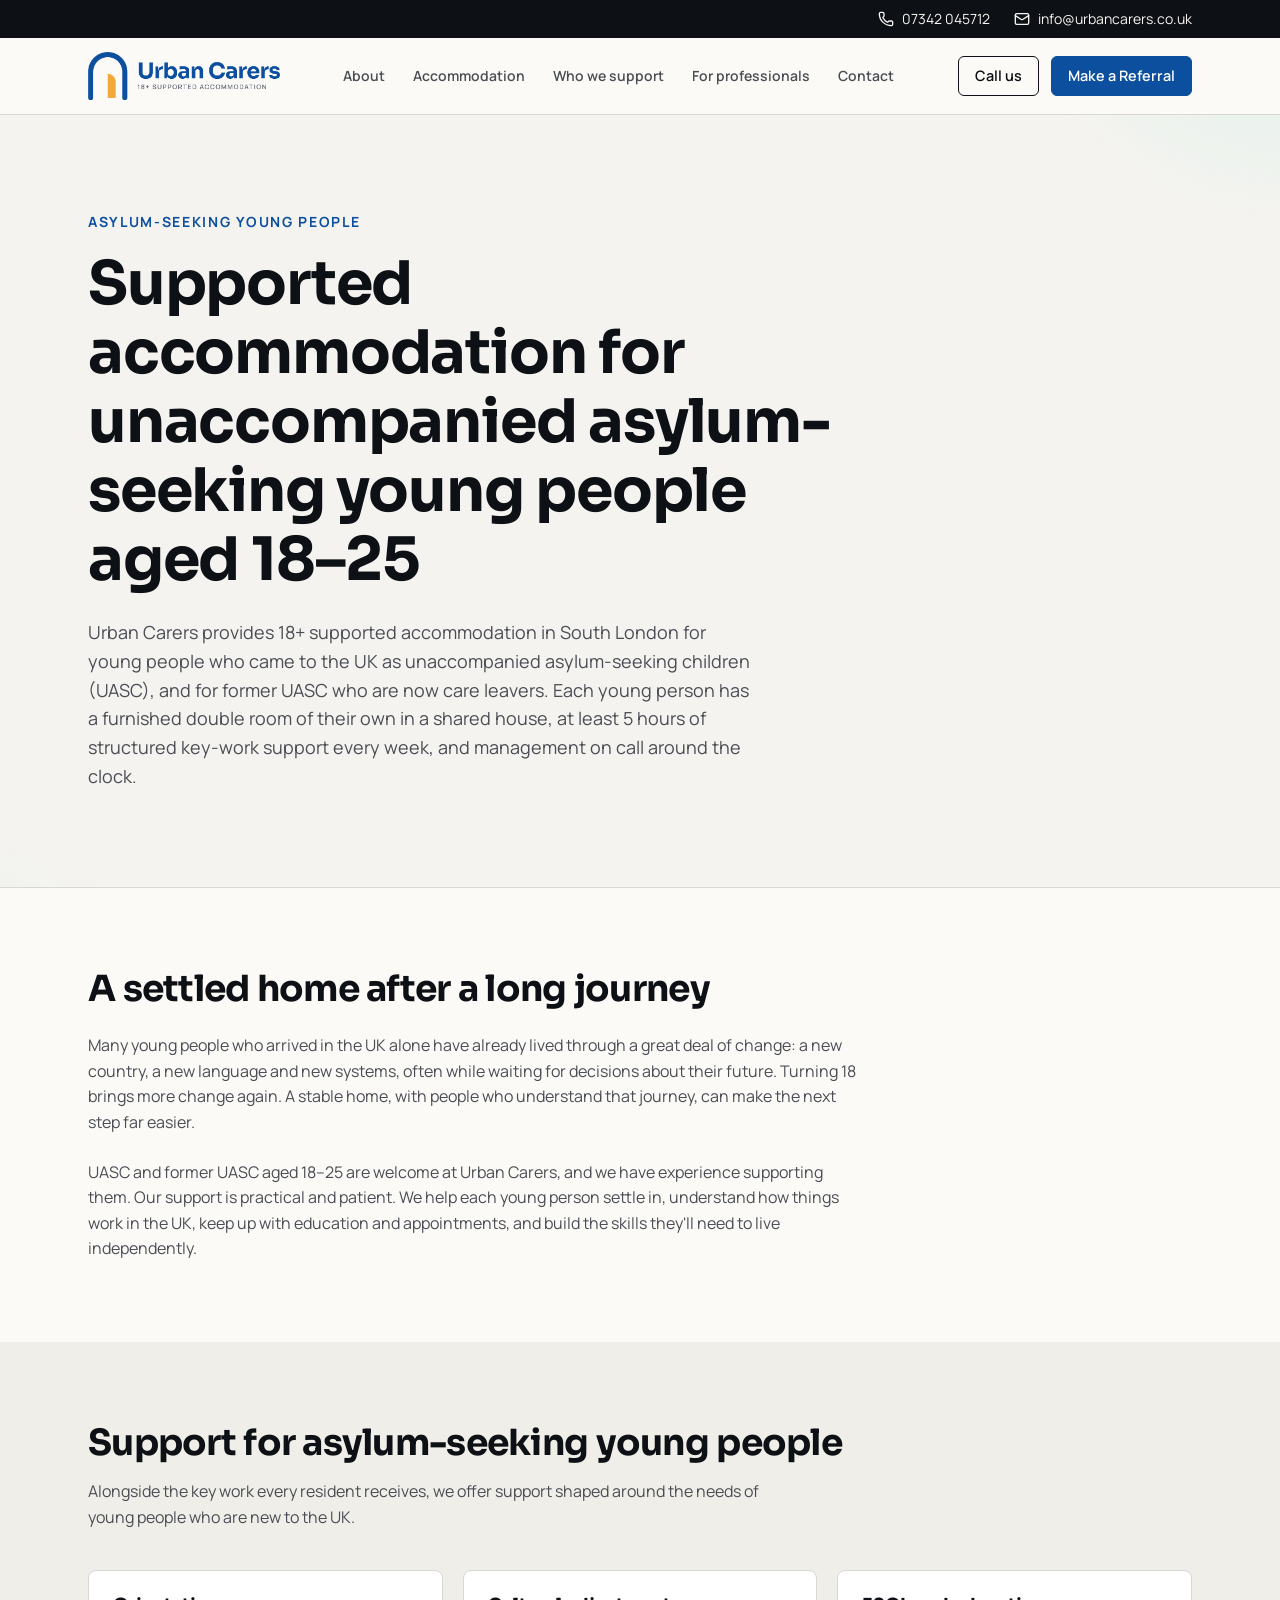
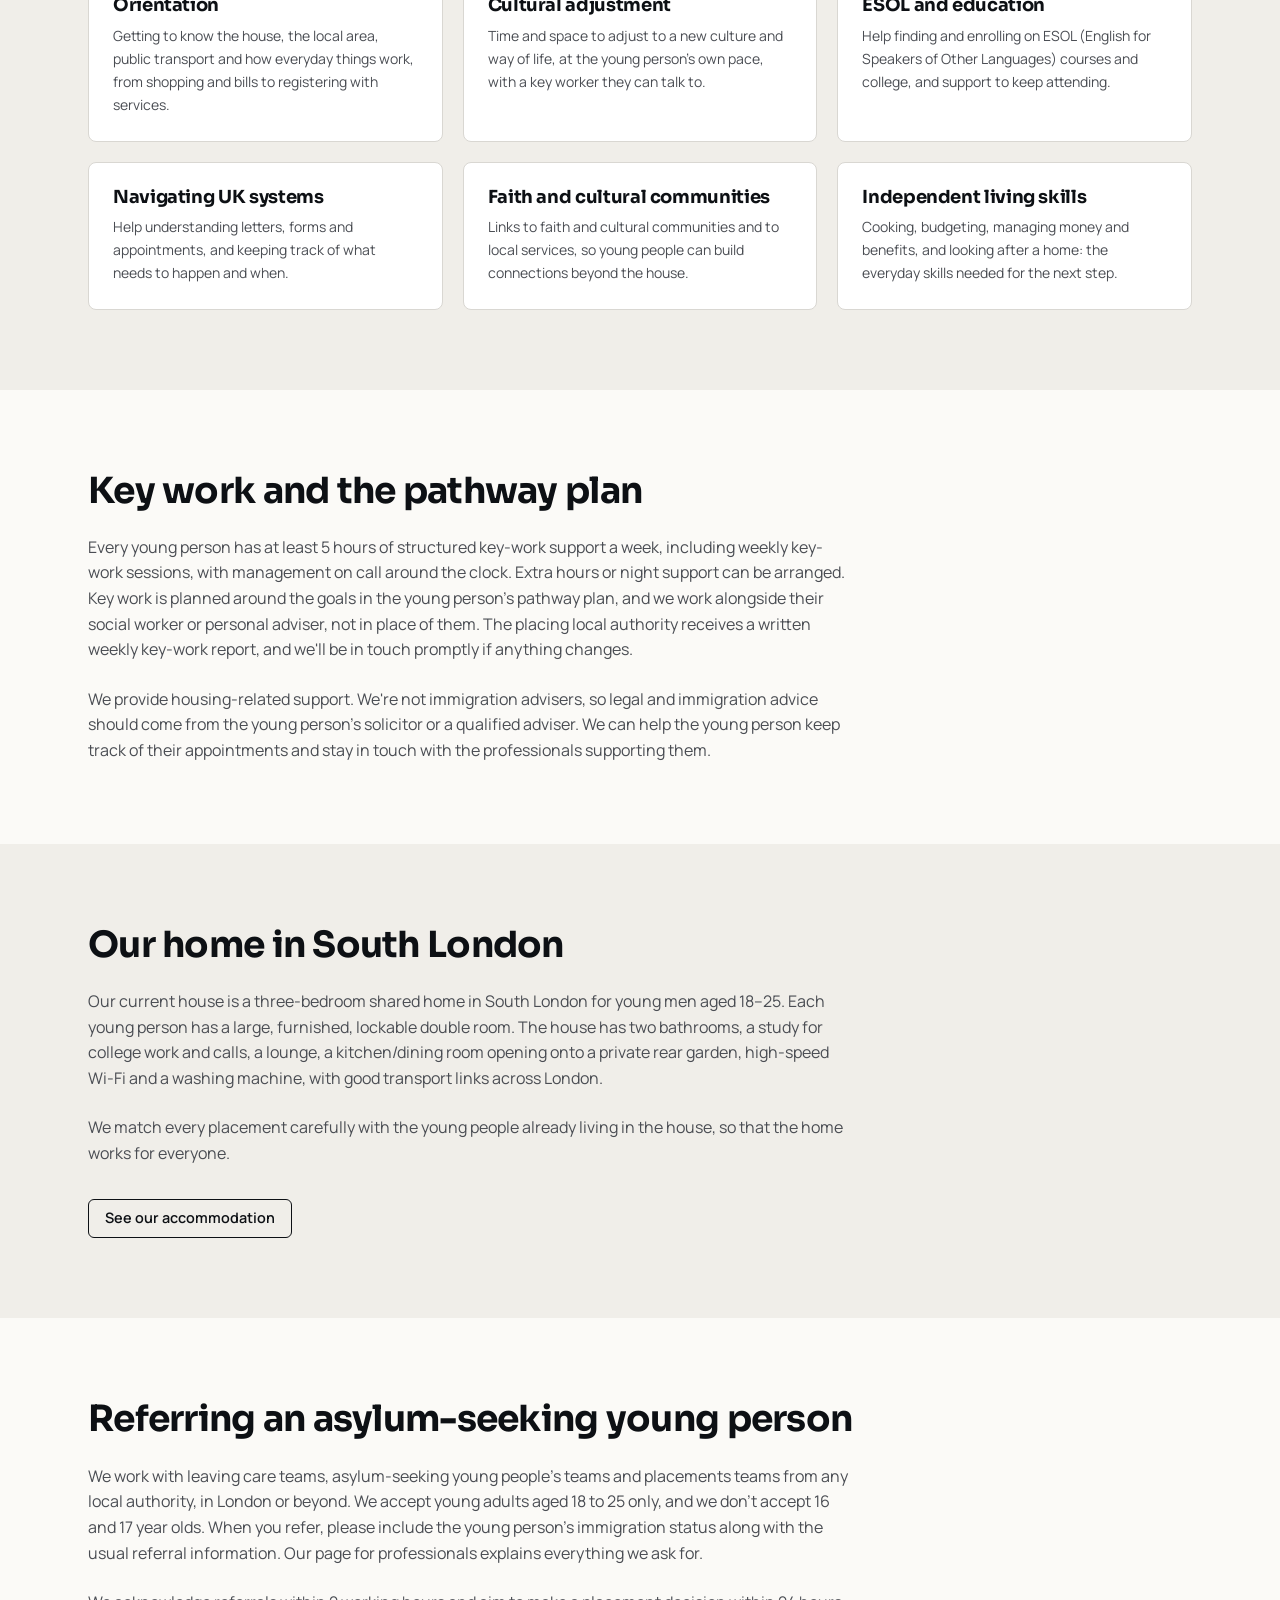
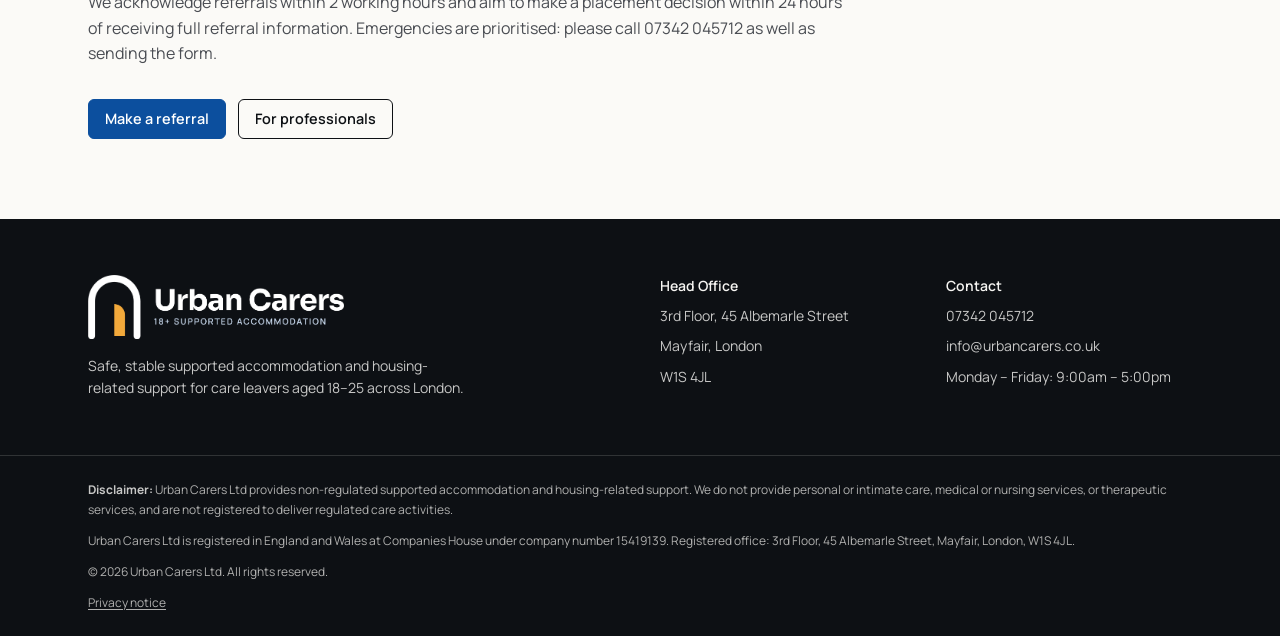
<file: asylum-seeking-young-people.html>
<!doctype html>
<html lang="en-GB">
<head>
<meta charset="utf-8">
<meta name="viewport" content="width=device-width, initial-scale=1">
<title>Supported Accommodation for Asylum-Seeking Young People 18–25 | Urban Carers</title>
<meta name="description" content="18+ supported accommodation in South London for unaccompanied asylum-seeking young people (UASC) and former UASC aged 18–25, with key-work support, ESOL access and help settling into life in the UK.">
<link rel="canonical" href="https://www.urbancarers.co.uk/asylum-seeking-young-people">
<meta property="og:site_name" content="Urban Carers">
<meta property="og:locale" content="en_GB">
<meta property="og:type" content="website">
<meta property="og:url" content="https://www.urbancarers.co.uk/asylum-seeking-young-people">
<meta property="og:title" content="Supported Accommodation for Asylum-Seeking Young People 18–25 | Urban Carers">
<meta property="og:description" content="18+ supported accommodation in South London for unaccompanied asylum-seeking young people (UASC) and former UASC aged 18–25, with key-work support, ESOL access and help settling into life in the UK.">
<meta name="twitter:card" content="summary_large_image">
<link rel="stylesheet" href="styles.css">
<link rel="icon" type="image/png" href="assets/favicon.png">
<link rel="apple-touch-icon" href="assets/favicon.png">
<script type="application/ld+json">{"@context": "https://schema.org", "@type": "Organization", "name": "Urban Carers Ltd", "logo": "https://www.urbancarers.co.uk/assets/logo.png", "description": "Supported accommodation and housing-related support for care leavers aged 18–25 in London.", "url": "https://www.urbancarers.co.uk", "telephone": "+44 7342 045712", "email": "info@urbancarers.co.uk", "address": {"@type": "PostalAddress", "streetAddress": "3rd Floor, 45 Albemarle Street", "addressLocality": "London", "postalCode": "W1S 4JL", "addressCountry": "GB"}, "areaServed": [{"@type": "City", "name": "London"}, {"@type": "AdministrativeArea", "name": "South East England"}]}</script>
<script type="application/ld+json">{"@context": "https://schema.org", "@type": "BreadcrumbList", "itemListElement": [{"@type": "ListItem", "position": 1, "name": "Home", "item": "https://www.urbancarers.co.uk/"}, {"@type": "ListItem", "position": 2, "name": "Asylum-seeking young people", "item": "https://www.urbancarers.co.uk/asylum-seeking-young-people"}]}</script>
</head>
<body>
<a class="skip" href="#main">Skip to content</a>
<header class="site-header">
  <div class="topbar">
    <div class="container topbar-inner">
      <a href="tel:+447342045712"><svg class="ic" aria-hidden="true" focusable="false" xmlns="http://www.w3.org/2000/svg" width="24" height="24" viewBox="0 0 24 24" fill="none" stroke="currentColor" stroke-width="2" stroke-linecap="round" stroke-linejoin="round" ><path d="M13.832 16.568a1 1 0 0 0 1.213-.303l.355-.465A2 2 0 0 1 17 15h3a2 2 0 0 1 2 2v3a2 2 0 0 1-2 2A18 18 0 0 1 2 4a2 2 0 0 1 2-2h3a2 2 0 0 1 2 2v3a2 2 0 0 1-.8 1.6l-.468.351a1 1 0 0 0-.292 1.233 14 14 0 0 0 6.392 6.384" /></svg>07342 045712</a>
      <a href="mailto:info@urbancarers.co.uk"><svg class="ic" aria-hidden="true" focusable="false" xmlns="http://www.w3.org/2000/svg" width="24" height="24" viewBox="0 0 24 24" fill="none" stroke="currentColor" stroke-width="2" stroke-linecap="round" stroke-linejoin="round" ><path d="m22 7-8.991 5.727a2 2 0 0 1-2.009 0L2 7" /><rect x="2" y="4" width="20" height="16" rx="2" /></svg>info@urbancarers.co.uk</a>
    </div>
  </div>
  <div class="container navbar">
    <a href="./" class="brand" aria-label="Urban Carers home"><img src="assets/logo.png" alt="Urban Carers Ltd" width="1334" height="334"></a>
    <nav class="nav" aria-label="Main"><a href="about">About</a><a href="accommodation">Accommodation</a><a href="who-we-support">Who we support</a><a href="for-professionals">For professionals</a><a href="contact">Contact</a></nav>
    <div class="actions">
      <a href="tel:+447342045712" class="btn btn-outline btn-sm">Call us</a>
      <a href="referrals" class="btn btn-sm">Make a Referral</a>
    </div>
    <details class="menu">
      <summary aria-label="Toggle menu"><span class="menu-open"><svg class="ic" aria-hidden="true" focusable="false" xmlns="http://www.w3.org/2000/svg" width="24" height="24" viewBox="0 0 24 24" fill="none" stroke="currentColor" stroke-width="2" stroke-linecap="round" stroke-linejoin="round" ><path d="M4 5h16" /><path d="M4 12h16" /><path d="M4 19h16" /></svg></span><span class="menu-close"><svg class="ic" aria-hidden="true" focusable="false" xmlns="http://www.w3.org/2000/svg" width="24" height="24" viewBox="0 0 24 24" fill="none" stroke="currentColor" stroke-width="2" stroke-linecap="round" stroke-linejoin="round" ><path d="M18 6 6 18" /><path d="m6 6 12 12" /></svg></span></summary>
      <div class="menu-panel container">
        <a href="about">About</a><a href="accommodation">Accommodation</a><a href="who-we-support">Who we support</a><a href="for-professionals">For professionals</a><a href="contact">Contact</a>
        <a href="tel:+447342045712" class="menu-call">Call 07342 045712</a>
        <a href="referrals" class="btn">Make a Referral</a>
      </div>
    </details>
  </div>
</header>
<main id="main">
<section class="page-hero"><div class="container"><p class="eyebrow">Asylum-seeking young people</p><h1>Supported accommodation for unaccompanied asylum-seeking young people aged 18–25</h1><div class="lead">Urban Carers provides 18+ supported accommodation in South London for young people who came to the UK as unaccompanied asylum-seeking children (UASC), and for former UASC who are now care leavers. Each young person has a furnished double room of their own in a shared house, at least 5 hours of structured key-work support every week, and management on call around the clock.</div></div></section>
<section class="section"><div class="container"><h2>A settled home after a long journey</h2><div class="section-body"><p class="p-first">Many young people who arrived in the UK alone have already lived through a great deal of change: a new country, a new language and new systems, often while waiting for decisions about their future. Turning 18 brings more change again. A stable home, with people who understand that journey, can make the next step far easier.</p><p class="p-muted">UASC and former UASC aged 18–25 are welcome at Urban Carers, and we have experience supporting them. Our support is practical and patient. We help each young person settle in, understand how things work in the UK, keep up with education and appointments, and build the skills they'll need to live independently.</p></div></div></section>
<section class="section muted"><div class="container"><h2>Support for asylum-seeking young people</h2><p class="intro">Alongside the key work every resident receives, we offer support shaped around the needs of young people who are new to the UK.</p><div class="section-body"><div class="cards cols-3"><div class="card"><h3>Orientation</h3><p>Getting to know the house, the local area, public transport and how everyday things work, from shopping and bills to registering with services.</p></div><div class="card"><h3>Cultural adjustment</h3><p>Time and space to adjust to a new culture and way of life, at the young person&#x27;s own pace, with a key worker they can talk to.</p></div><div class="card"><h3>ESOL and education</h3><p>Help finding and enrolling on ESOL (English for Speakers of Other Languages) courses and college, and support to keep attending.</p></div><div class="card"><h3>Navigating UK systems</h3><p>Help understanding letters, forms and appointments, and keeping track of what needs to happen and when.</p></div><div class="card"><h3>Faith and cultural communities</h3><p>Links to faith and cultural communities and to local services, so young people can build connections beyond the house.</p></div><div class="card"><h3>Independent living skills</h3><p>Cooking, budgeting, managing money and benefits, and looking after a home: the everyday skills needed for the next step.</p></div></div></div></div></section>
<section class="section"><div class="container"><h2>Key work and the pathway plan</h2><div class="section-body"><p class="p-first">Every young person has at least 5 hours of structured key-work support a week, including weekly key-work sessions, with management on call around the clock. Extra hours or night support can be arranged. Key work is planned around the goals in the young person's pathway plan, and we work alongside their social worker or personal adviser, not in place of them. The placing local authority receives a written weekly key-work report, and we'll be in touch promptly if anything changes.</p><p class="p-muted">We provide housing-related support. We're not immigration advisers, so legal and immigration advice should come from the young person's solicitor or a qualified adviser. We can help the young person keep track of their appointments and stay in touch with the professionals supporting them.</p></div></div></section>
<section class="section muted"><div class="container"><h2>Our home in South London</h2><div class="section-body"><p class="p-first">Our current house is a three-bedroom shared home in South London for young men aged 18–25. Each young person has a large, furnished, lockable double room. The house has two bathrooms, a study for college work and calls, a lounge, a kitchen/dining room opening onto a private rear garden, high-speed Wi-Fi and a washing machine, with good transport links across London.</p><p class="p-muted">We match every placement carefully with the young people already living in the house, so that the home works for everyone.</p><div class="btn-row"><a href="accommodation" class="btn btn-outline btn-sm">See our accommodation</a></div></div></div></section>
<section class="section"><div class="container"><h2>Referring an asylum-seeking young person</h2><div class="section-body"><p class="p-first">We work with leaving care teams, asylum-seeking young people's teams and placements teams from any local authority, in London or beyond. We accept young adults aged 18 to 25 only, and we don't accept 16 and 17 year olds. When you refer, please include the young person's immigration status along with the usual referral information. Our page for professionals explains everything we ask for.</p><p class="p-muted">We acknowledge referrals within 2 working hours and aim to make a placement decision within 24 hours of receiving full referral information. Emergencies are prioritised: please call 07342 045712 as well as sending the form.</p><div class="btn-row"><a href="referrals" class="btn btn-sm">Make a referral</a><a href="for-professionals" class="btn btn-outline btn-sm">For professionals</a></div></div></div></section>
</main>
<footer class="site-footer">
  <div class="container footer-grid">
    <div class="footer-brand">
      <img src="assets/logo-white.png" alt="Urban Carers Ltd" width="1334" height="334">
      <p>Safe, stable supported accommodation and housing-related support for care leavers aged 18–25 across London.</p>
    </div>
    <div class="footer-col">
      <p class="footer-title">Head Office</p>
      <p>3rd Floor, 45 Albemarle Street</p><p>Mayfair, London</p><p>W1S 4JL</p>
    </div>
    <div class="footer-col">
      <p class="footer-title">Contact</p>
      <p><a href="tel:+447342045712">07342 045712</a></p>
      <p><a href="mailto:info@urbancarers.co.uk">info@urbancarers.co.uk</a></p>
      <p>Monday – Friday: 9:00am – 5:00pm</p>
    </div>
  </div>
  <div class="footer-legal">
    <div class="container">
      <p><strong>Disclaimer:</strong> Urban Carers Ltd provides non-regulated supported accommodation and housing-related support. We do not provide personal or intimate care, medical or nursing services, or therapeutic services, and are not registered to deliver regulated care activities.</p>
      <p>Urban Carers Ltd is registered in England and Wales at Companies House under company number 15419139. Registered office: 3rd Floor, 45 Albemarle Street, Mayfair, London, W1S 4JL.</p>
      <p>© 2026 Urban Carers Ltd. All rights reserved.</p>
      <p><a href="privacy">Privacy notice</a></p>
    </div>
  </div>
</footer>
</body>
</html>
</file>
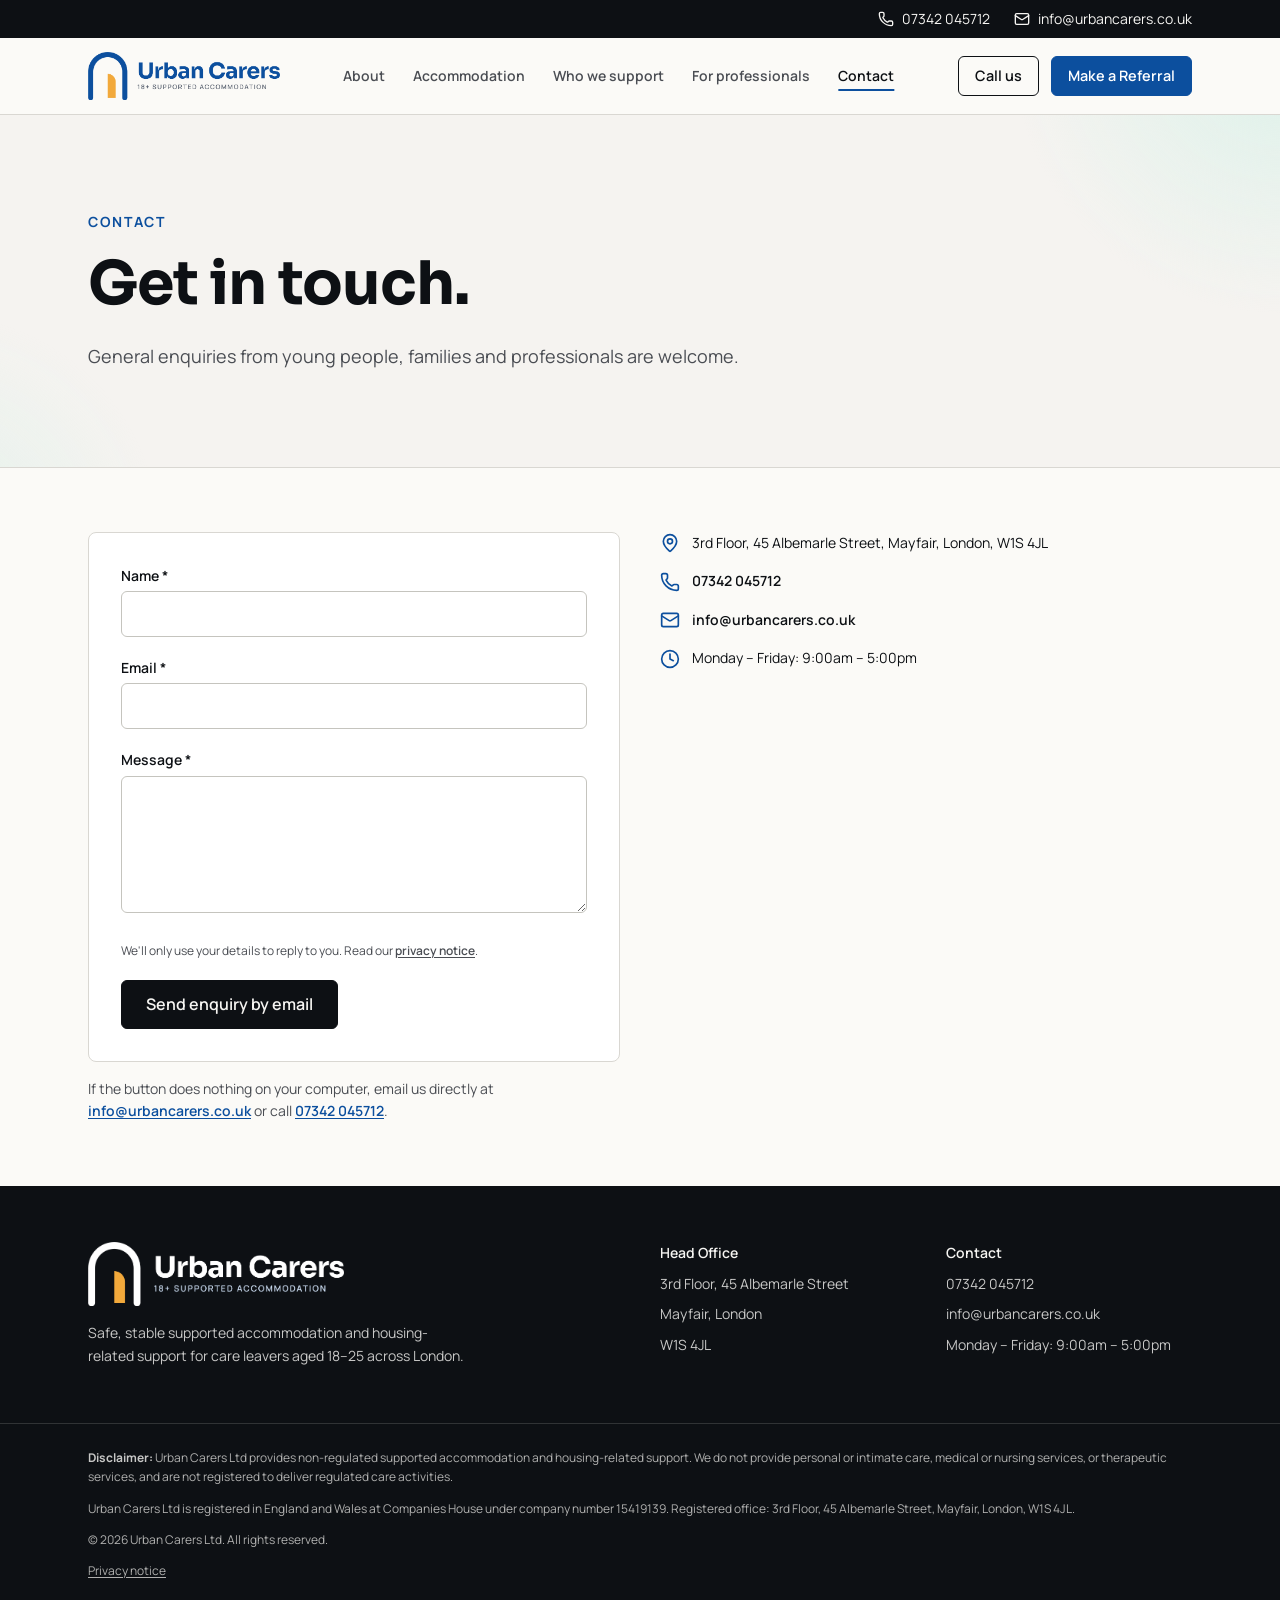
<file: contact.html>
<!doctype html>
<html lang="en-GB">
<head>
<meta charset="utf-8">
<meta name="viewport" content="width=device-width, initial-scale=1">
<title>Contact Urban Carers | Supported Accommodation, London</title>
<meta name="description" content="Contact Urban Carers about 18+ supported accommodation for care leavers in London. Call 07342 045712 or email info@urbancarers.co.uk.">
<link rel="canonical" href="https://www.urbancarers.co.uk/contact">
<meta property="og:site_name" content="Urban Carers">
<meta property="og:locale" content="en_GB">
<meta property="og:type" content="website">
<meta property="og:url" content="https://www.urbancarers.co.uk/contact">
<meta property="og:title" content="Contact Urban Carers | Supported Accommodation, London">
<meta property="og:description" content="Contact Urban Carers about 18+ supported accommodation for care leavers in London. Call 07342 045712 or email info@urbancarers.co.uk.">
<meta name="twitter:card" content="summary_large_image">
<link rel="stylesheet" href="styles.css">
<link rel="icon" type="image/png" href="assets/favicon.png">
<link rel="apple-touch-icon" href="assets/favicon.png">
<script type="application/ld+json">{"@context": "https://schema.org", "@type": "Organization", "name": "Urban Carers Ltd", "logo": "https://www.urbancarers.co.uk/assets/logo.png", "description": "Supported accommodation and housing-related support for care leavers aged 18–25 in London.", "url": "https://www.urbancarers.co.uk", "telephone": "+44 7342 045712", "email": "info@urbancarers.co.uk", "address": {"@type": "PostalAddress", "streetAddress": "3rd Floor, 45 Albemarle Street", "addressLocality": "London", "postalCode": "W1S 4JL", "addressCountry": "GB"}, "areaServed": [{"@type": "City", "name": "London"}, {"@type": "AdministrativeArea", "name": "South East England"}]}</script>
<script type="application/ld+json">{"@context": "https://schema.org", "@type": "BreadcrumbList", "itemListElement": [{"@type": "ListItem", "position": 1, "name": "Home", "item": "https://www.urbancarers.co.uk/"}, {"@type": "ListItem", "position": 2, "name": "Contact", "item": "https://www.urbancarers.co.uk/contact"}]}</script>
</head>
<body>
<a class="skip" href="#main">Skip to content</a>
<header class="site-header">
  <div class="topbar">
    <div class="container topbar-inner">
      <a href="tel:+447342045712"><svg class="ic" aria-hidden="true" focusable="false" xmlns="http://www.w3.org/2000/svg" width="24" height="24" viewBox="0 0 24 24" fill="none" stroke="currentColor" stroke-width="2" stroke-linecap="round" stroke-linejoin="round" ><path d="M13.832 16.568a1 1 0 0 0 1.213-.303l.355-.465A2 2 0 0 1 17 15h3a2 2 0 0 1 2 2v3a2 2 0 0 1-2 2A18 18 0 0 1 2 4a2 2 0 0 1 2-2h3a2 2 0 0 1 2 2v3a2 2 0 0 1-.8 1.6l-.468.351a1 1 0 0 0-.292 1.233 14 14 0 0 0 6.392 6.384" /></svg>07342 045712</a>
      <a href="mailto:info@urbancarers.co.uk"><svg class="ic" aria-hidden="true" focusable="false" xmlns="http://www.w3.org/2000/svg" width="24" height="24" viewBox="0 0 24 24" fill="none" stroke="currentColor" stroke-width="2" stroke-linecap="round" stroke-linejoin="round" ><path d="m22 7-8.991 5.727a2 2 0 0 1-2.009 0L2 7" /><rect x="2" y="4" width="20" height="16" rx="2" /></svg>info@urbancarers.co.uk</a>
    </div>
  </div>
  <div class="container navbar">
    <a href="./" class="brand" aria-label="Urban Carers home"><img src="assets/logo.png" alt="Urban Carers Ltd" width="1334" height="334"></a>
    <nav class="nav" aria-label="Main"><a href="about">About</a><a href="accommodation">Accommodation</a><a href="who-we-support">Who we support</a><a href="for-professionals">For professionals</a><a href="contact" aria-current="page">Contact</a></nav>
    <div class="actions">
      <a href="tel:+447342045712" class="btn btn-outline btn-sm">Call us</a>
      <a href="referrals" class="btn btn-sm">Make a Referral</a>
    </div>
    <details class="menu">
      <summary aria-label="Toggle menu"><span class="menu-open"><svg class="ic" aria-hidden="true" focusable="false" xmlns="http://www.w3.org/2000/svg" width="24" height="24" viewBox="0 0 24 24" fill="none" stroke="currentColor" stroke-width="2" stroke-linecap="round" stroke-linejoin="round" ><path d="M4 5h16" /><path d="M4 12h16" /><path d="M4 19h16" /></svg></span><span class="menu-close"><svg class="ic" aria-hidden="true" focusable="false" xmlns="http://www.w3.org/2000/svg" width="24" height="24" viewBox="0 0 24 24" fill="none" stroke="currentColor" stroke-width="2" stroke-linecap="round" stroke-linejoin="round" ><path d="M18 6 6 18" /><path d="m6 6 12 12" /></svg></span></summary>
      <div class="menu-panel container">
        <a href="about">About</a><a href="accommodation">Accommodation</a><a href="who-we-support">Who we support</a><a href="for-professionals">For professionals</a><a href="contact">Contact</a>
        <a href="tel:+447342045712" class="menu-call">Call 07342 045712</a>
        <a href="referrals" class="btn">Make a Referral</a>
      </div>
    </details>
  </div>
</header>
<main id="main">
<section class="page-hero"><div class="container"><p class="eyebrow">Contact</p><h1>Get in touch.</h1><div class="lead">General enquiries from young people, families and professionals are welcome.</div></div></section>
<div class="container form-layout form-layout-enquiry"><div class="form-main"><form class="form form-enquiry" method="post" action="mailto:info@urbancarers.co.uk?subject=Website%20enquiry" enctype="text/plain"><div><label for="e-name">Name *</label><input id="e-name" name="Name" required type="text"></div><div><label for="e-email">Email *</label><input id="e-email" name="Email" required type="email"></div><div><label for="e-message">Message *</label><textarea id="e-message" name="Message" required rows="5"></textarea></div><p class="form-note wide">We'll only use your details to reply to you. Read our <a href="privacy" class="link-plain">privacy notice</a>.</p><div class="wide"><button type="submit" class="btn btn-ink">Send enquiry by email</button></div></form><p class="form-fallback">If the button does nothing on your computer, email us directly at <a href="mailto:info@urbancarers.co.uk">info@urbancarers.co.uk</a> or call <a href="tel:+447342045712">07342 045712</a>.</p></div><div class="aside-plain"><ul class="contact-details">
  <li><svg class="ic" aria-hidden="true" focusable="false" xmlns="http://www.w3.org/2000/svg" width="24" height="24" viewBox="0 0 24 24" fill="none" stroke="currentColor" stroke-width="2" stroke-linecap="round" stroke-linejoin="round" ><path d="M20 10c0 4.993-5.539 10.193-7.399 11.799a1 1 0 0 1-1.202 0C9.539 20.193 4 14.993 4 10a8 8 0 0 1 16 0" /><circle cx="12" cy="10" r="3" /></svg><span>3rd Floor, 45 Albemarle Street, Mayfair, London, W1S 4JL</span></li>
  <li><svg class="ic" aria-hidden="true" focusable="false" xmlns="http://www.w3.org/2000/svg" width="24" height="24" viewBox="0 0 24 24" fill="none" stroke="currentColor" stroke-width="2" stroke-linecap="round" stroke-linejoin="round" ><path d="M13.832 16.568a1 1 0 0 0 1.213-.303l.355-.465A2 2 0 0 1 17 15h3a2 2 0 0 1 2 2v3a2 2 0 0 1-2 2A18 18 0 0 1 2 4a2 2 0 0 1 2-2h3a2 2 0 0 1 2 2v3a2 2 0 0 1-.8 1.6l-.468.351a1 1 0 0 0-.292 1.233 14 14 0 0 0 6.392 6.384" /></svg><a href="tel:+447342045712">07342 045712</a></li>
  <li><svg class="ic" aria-hidden="true" focusable="false" xmlns="http://www.w3.org/2000/svg" width="24" height="24" viewBox="0 0 24 24" fill="none" stroke="currentColor" stroke-width="2" stroke-linecap="round" stroke-linejoin="round" ><path d="m22 7-8.991 5.727a2 2 0 0 1-2.009 0L2 7" /><rect x="2" y="4" width="20" height="16" rx="2" /></svg><a href="mailto:info@urbancarers.co.uk">info@urbancarers.co.uk</a></li>
  <li><svg class="ic" aria-hidden="true" focusable="false" xmlns="http://www.w3.org/2000/svg" width="24" height="24" viewBox="0 0 24 24" fill="none" stroke="currentColor" stroke-width="2" stroke-linecap="round" stroke-linejoin="round" ><circle cx="12" cy="12" r="10" /><path d="M12 6v6l4 2" /></svg><span>Monday – Friday: 9:00am – 5:00pm</span></li>
</ul></div></div>
</main>
<footer class="site-footer">
  <div class="container footer-grid">
    <div class="footer-brand">
      <img src="assets/logo-white.png" alt="Urban Carers Ltd" width="1334" height="334">
      <p>Safe, stable supported accommodation and housing-related support for care leavers aged 18–25 across London.</p>
    </div>
    <div class="footer-col">
      <p class="footer-title">Head Office</p>
      <p>3rd Floor, 45 Albemarle Street</p><p>Mayfair, London</p><p>W1S 4JL</p>
    </div>
    <div class="footer-col">
      <p class="footer-title">Contact</p>
      <p><a href="tel:+447342045712">07342 045712</a></p>
      <p><a href="mailto:info@urbancarers.co.uk">info@urbancarers.co.uk</a></p>
      <p>Monday – Friday: 9:00am – 5:00pm</p>
    </div>
  </div>
  <div class="footer-legal">
    <div class="container">
      <p><strong>Disclaimer:</strong> Urban Carers Ltd provides non-regulated supported accommodation and housing-related support. We do not provide personal or intimate care, medical or nursing services, or therapeutic services, and are not registered to deliver regulated care activities.</p>
      <p>Urban Carers Ltd is registered in England and Wales at Companies House under company number 15419139. Registered office: 3rd Floor, 45 Albemarle Street, Mayfair, London, W1S 4JL.</p>
      <p>© 2026 Urban Carers Ltd. All rights reserved.</p>
      <p><a href="privacy">Privacy notice</a></p>
    </div>
  </div>
</footer>
</body>
</html>
</file>
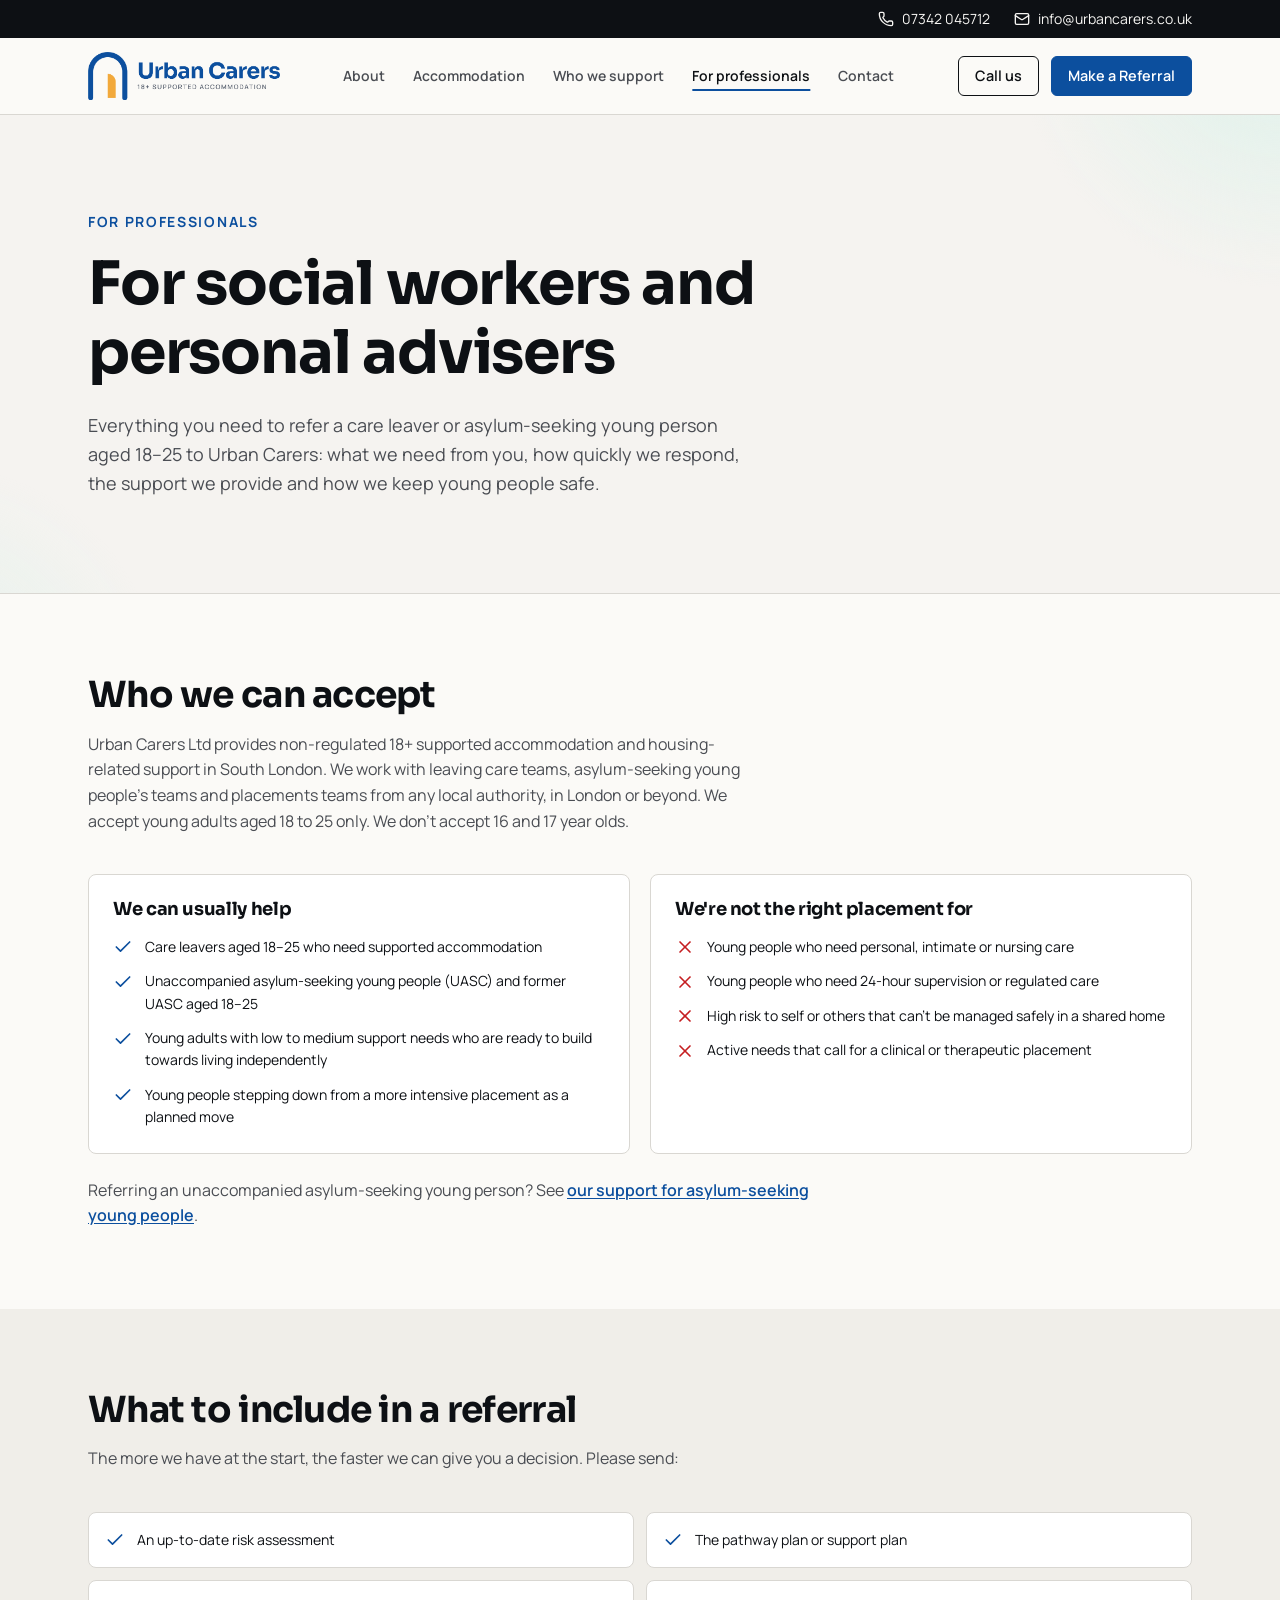
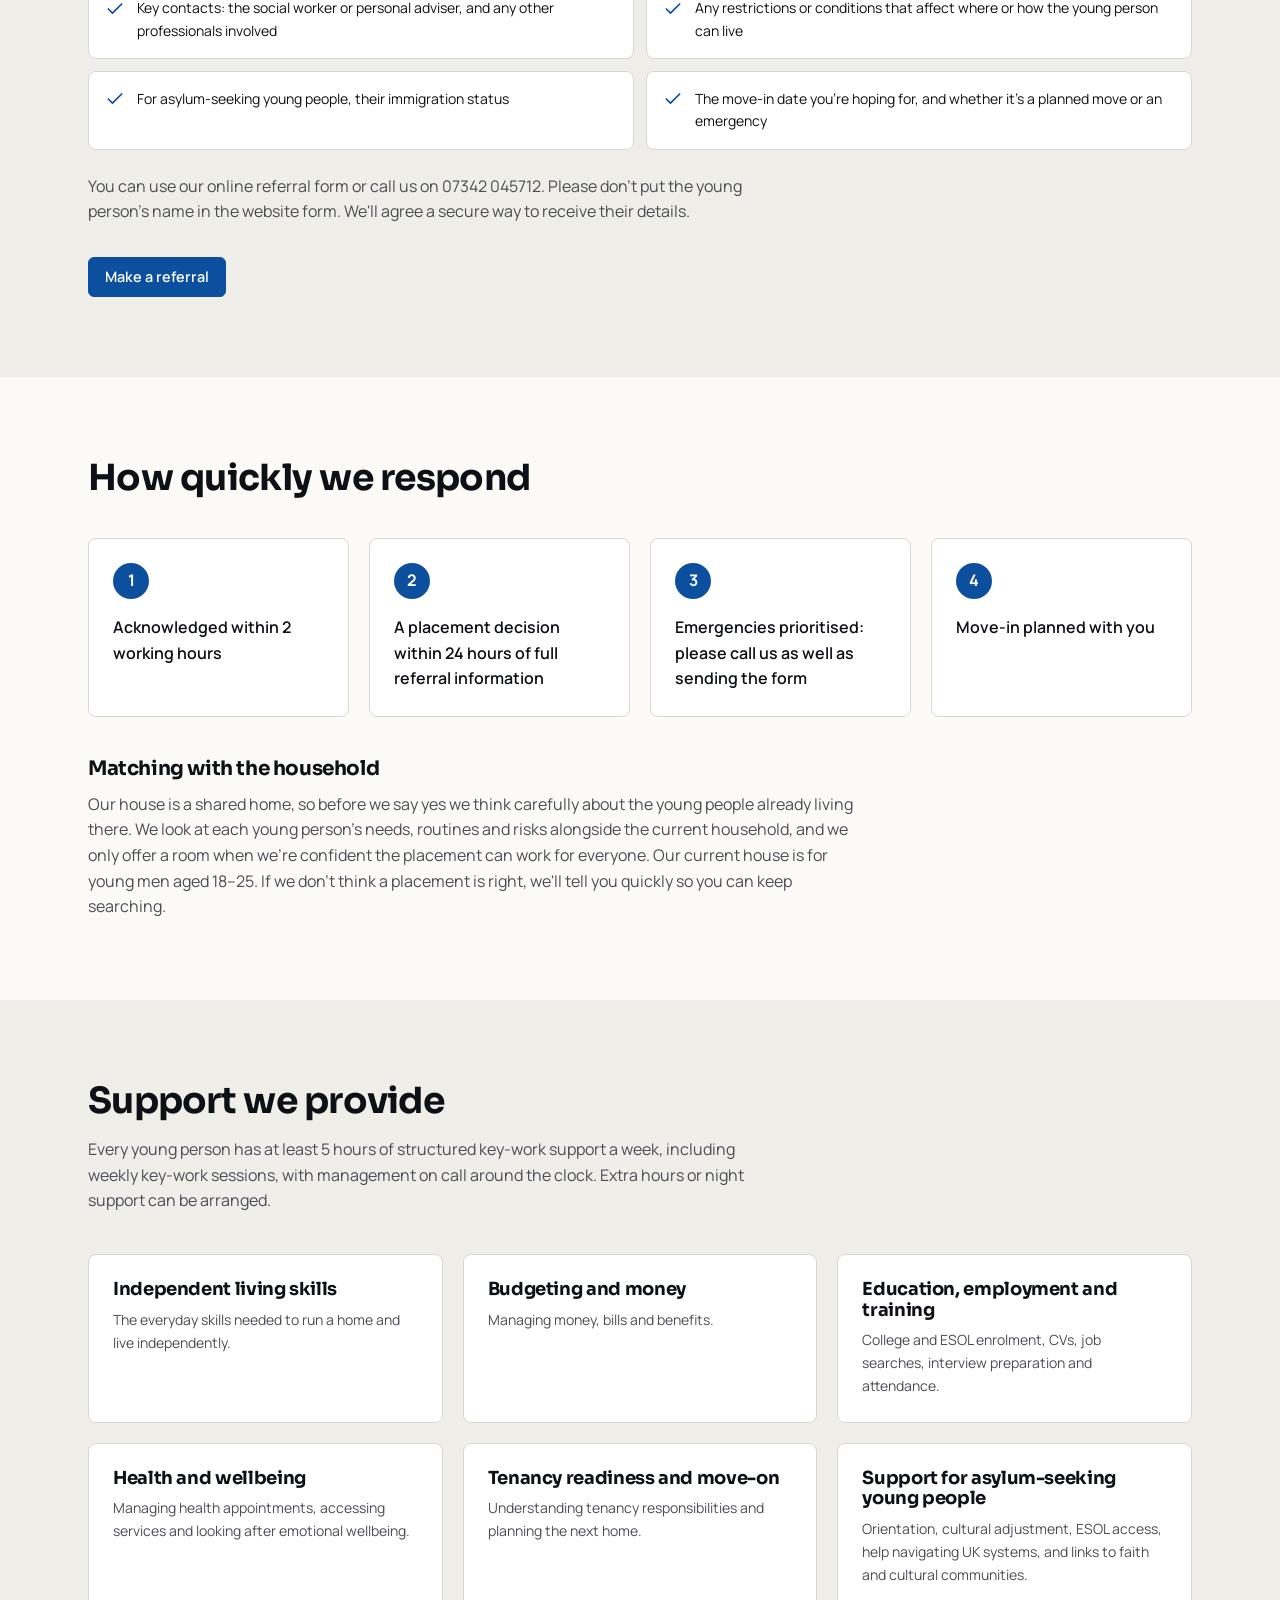
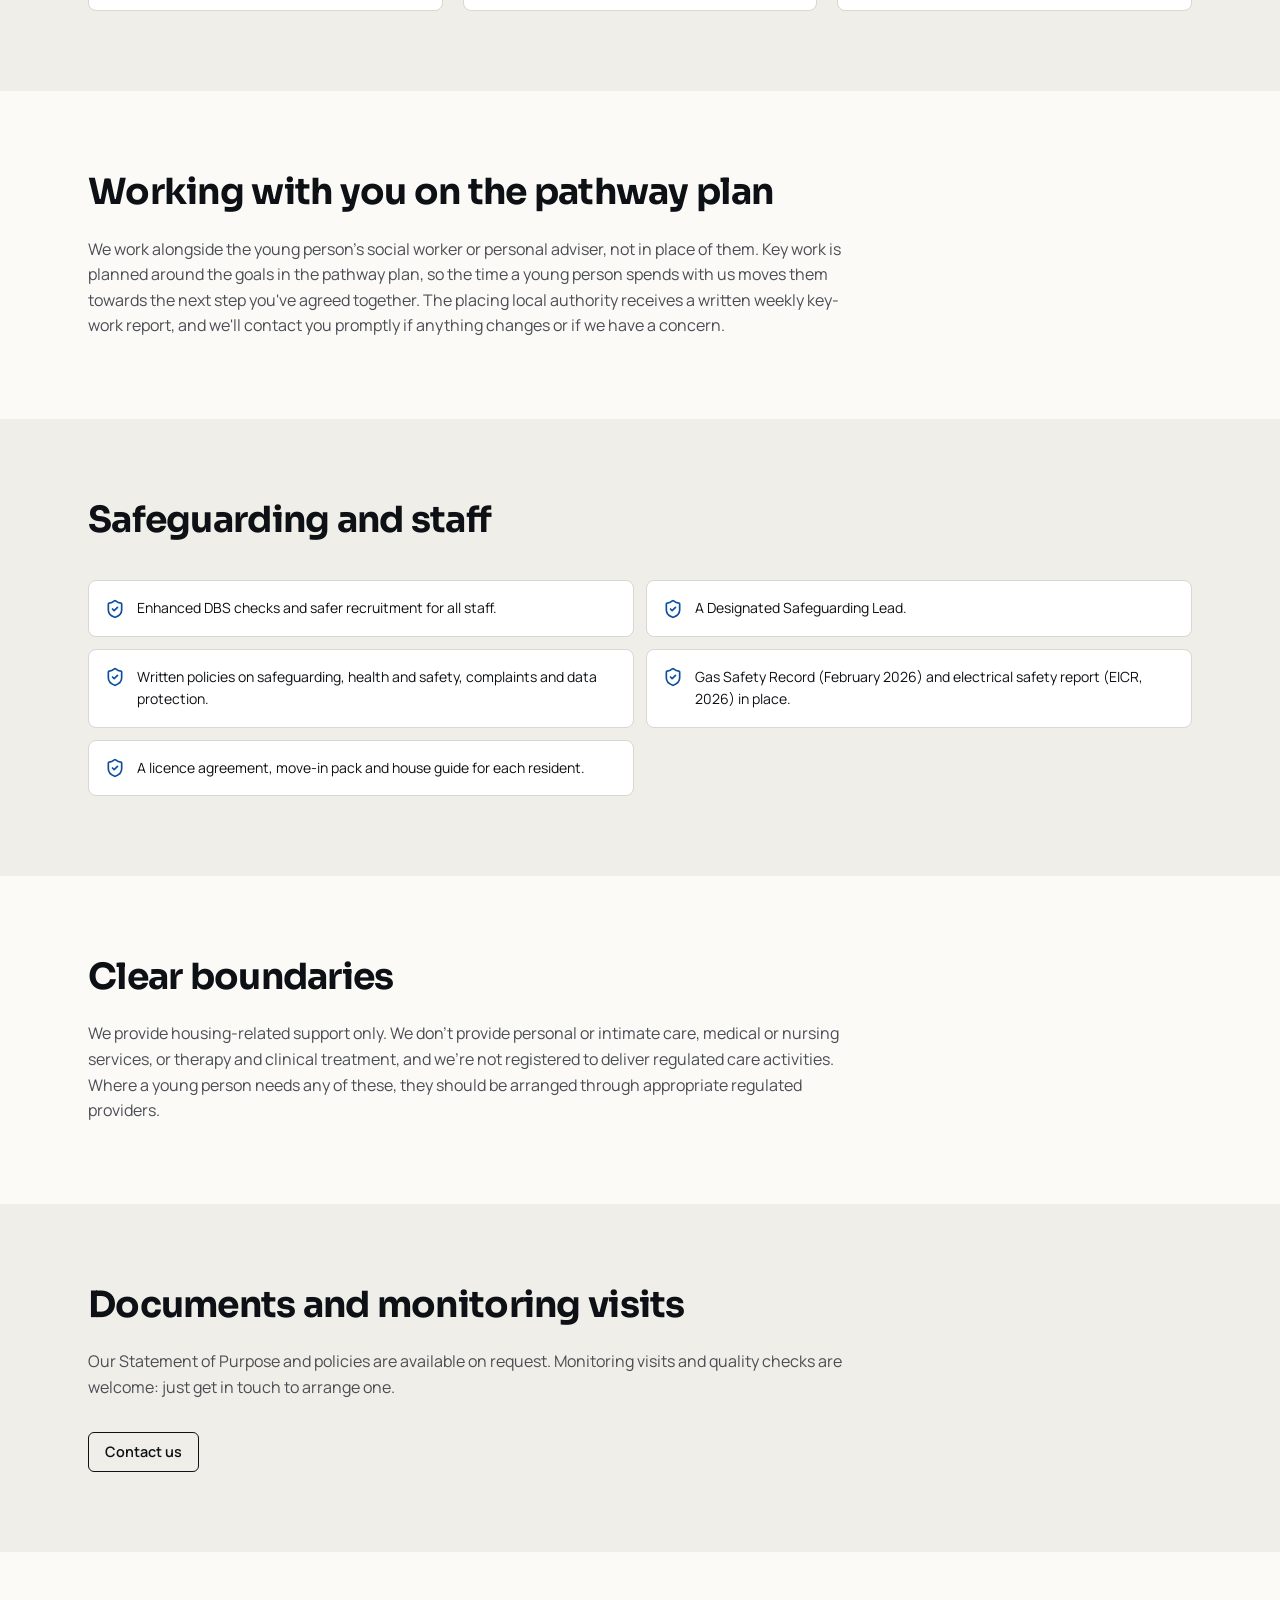
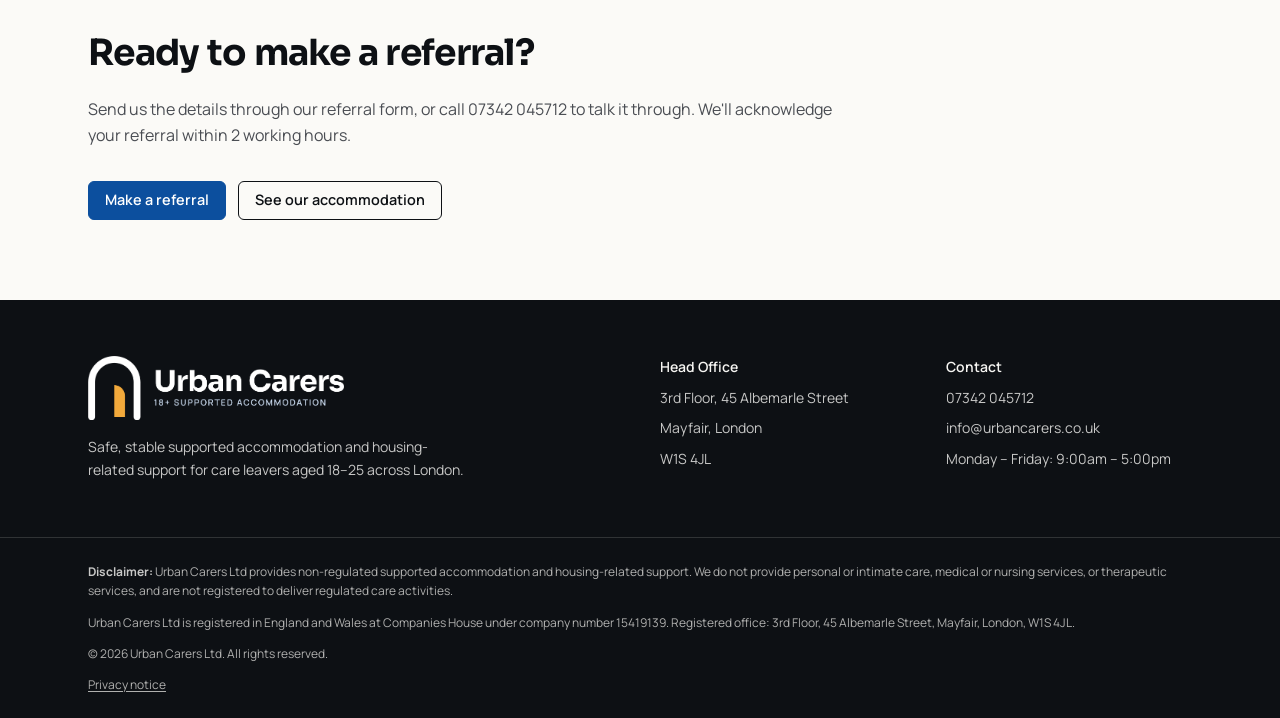
<file: for-professionals.html>
<!doctype html>
<html lang="en-GB">
<head>
<meta charset="utf-8">
<meta name="viewport" content="width=device-width, initial-scale=1">
<title>For Social Workers and Personal Advisers | Urban Carers</title>
<meta name="description" content="How to refer a care leaver or asylum-seeking young person aged 18–25 to our supported accommodation in South London: what to include, response times, support and safeguarding.">
<link rel="canonical" href="https://www.urbancarers.co.uk/for-professionals">
<meta property="og:site_name" content="Urban Carers">
<meta property="og:locale" content="en_GB">
<meta property="og:type" content="website">
<meta property="og:url" content="https://www.urbancarers.co.uk/for-professionals">
<meta property="og:title" content="For Social Workers and Personal Advisers | Urban Carers">
<meta property="og:description" content="How to refer a care leaver or asylum-seeking young person aged 18–25 to our supported accommodation in South London: what to include, response times, support and safeguarding.">
<meta name="twitter:card" content="summary_large_image">
<link rel="stylesheet" href="styles.css">
<link rel="icon" type="image/png" href="assets/favicon.png">
<link rel="apple-touch-icon" href="assets/favicon.png">
<script type="application/ld+json">{"@context": "https://schema.org", "@type": "Organization", "name": "Urban Carers Ltd", "logo": "https://www.urbancarers.co.uk/assets/logo.png", "description": "Supported accommodation and housing-related support for care leavers aged 18–25 in London.", "url": "https://www.urbancarers.co.uk", "telephone": "+44 7342 045712", "email": "info@urbancarers.co.uk", "address": {"@type": "PostalAddress", "streetAddress": "3rd Floor, 45 Albemarle Street", "addressLocality": "London", "postalCode": "W1S 4JL", "addressCountry": "GB"}, "areaServed": [{"@type": "City", "name": "London"}, {"@type": "AdministrativeArea", "name": "South East England"}]}</script>
<script type="application/ld+json">{"@context": "https://schema.org", "@type": "BreadcrumbList", "itemListElement": [{"@type": "ListItem", "position": 1, "name": "Home", "item": "https://www.urbancarers.co.uk/"}, {"@type": "ListItem", "position": 2, "name": "For professionals", "item": "https://www.urbancarers.co.uk/for-professionals"}]}</script>
</head>
<body>
<a class="skip" href="#main">Skip to content</a>
<header class="site-header">
  <div class="topbar">
    <div class="container topbar-inner">
      <a href="tel:+447342045712"><svg class="ic" aria-hidden="true" focusable="false" xmlns="http://www.w3.org/2000/svg" width="24" height="24" viewBox="0 0 24 24" fill="none" stroke="currentColor" stroke-width="2" stroke-linecap="round" stroke-linejoin="round" ><path d="M13.832 16.568a1 1 0 0 0 1.213-.303l.355-.465A2 2 0 0 1 17 15h3a2 2 0 0 1 2 2v3a2 2 0 0 1-2 2A18 18 0 0 1 2 4a2 2 0 0 1 2-2h3a2 2 0 0 1 2 2v3a2 2 0 0 1-.8 1.6l-.468.351a1 1 0 0 0-.292 1.233 14 14 0 0 0 6.392 6.384" /></svg>07342 045712</a>
      <a href="mailto:info@urbancarers.co.uk"><svg class="ic" aria-hidden="true" focusable="false" xmlns="http://www.w3.org/2000/svg" width="24" height="24" viewBox="0 0 24 24" fill="none" stroke="currentColor" stroke-width="2" stroke-linecap="round" stroke-linejoin="round" ><path d="m22 7-8.991 5.727a2 2 0 0 1-2.009 0L2 7" /><rect x="2" y="4" width="20" height="16" rx="2" /></svg>info@urbancarers.co.uk</a>
    </div>
  </div>
  <div class="container navbar">
    <a href="./" class="brand" aria-label="Urban Carers home"><img src="assets/logo.png" alt="Urban Carers Ltd" width="1334" height="334"></a>
    <nav class="nav" aria-label="Main"><a href="about">About</a><a href="accommodation">Accommodation</a><a href="who-we-support">Who we support</a><a href="for-professionals" aria-current="page">For professionals</a><a href="contact">Contact</a></nav>
    <div class="actions">
      <a href="tel:+447342045712" class="btn btn-outline btn-sm">Call us</a>
      <a href="referrals" class="btn btn-sm">Make a Referral</a>
    </div>
    <details class="menu">
      <summary aria-label="Toggle menu"><span class="menu-open"><svg class="ic" aria-hidden="true" focusable="false" xmlns="http://www.w3.org/2000/svg" width="24" height="24" viewBox="0 0 24 24" fill="none" stroke="currentColor" stroke-width="2" stroke-linecap="round" stroke-linejoin="round" ><path d="M4 5h16" /><path d="M4 12h16" /><path d="M4 19h16" /></svg></span><span class="menu-close"><svg class="ic" aria-hidden="true" focusable="false" xmlns="http://www.w3.org/2000/svg" width="24" height="24" viewBox="0 0 24 24" fill="none" stroke="currentColor" stroke-width="2" stroke-linecap="round" stroke-linejoin="round" ><path d="M18 6 6 18" /><path d="m6 6 12 12" /></svg></span></summary>
      <div class="menu-panel container">
        <a href="about">About</a><a href="accommodation">Accommodation</a><a href="who-we-support">Who we support</a><a href="for-professionals">For professionals</a><a href="contact">Contact</a>
        <a href="tel:+447342045712" class="menu-call">Call 07342 045712</a>
        <a href="referrals" class="btn">Make a Referral</a>
      </div>
    </details>
  </div>
</header>
<main id="main">
<section class="page-hero"><div class="container"><p class="eyebrow">For professionals</p><h1>For social workers and personal advisers</h1><div class="lead">Everything you need to refer a care leaver or asylum-seeking young person aged 18–25 to Urban Carers: what we need from you, how quickly we respond, the support we provide and how we keep young people safe.</div></div></section>
<section class="section"><div class="container"><h2>Who we can accept</h2><p class="intro">Urban Carers Ltd provides non-regulated 18+ supported accommodation and housing-related support in South London. We work with leaving care teams, asylum-seeking young people&#x27;s teams and placements teams from any local authority, in London or beyond. We accept young adults aged 18 to 25 only. We don&#x27;t accept 16 and 17 year olds.</p><div class="section-body"><div class="two-col"><div class="panel"><h3>We can usually help</h3><ul class="icon-items"><li class="check"><svg class="ic" aria-hidden="true" focusable="false" xmlns="http://www.w3.org/2000/svg" width="24" height="24" viewBox="0 0 24 24" fill="none" stroke="currentColor" stroke-width="2" stroke-linecap="round" stroke-linejoin="round" ><path d="M20 6 9 17l-5-5" /></svg>Care leavers aged 18–25 who need supported accommodation</li><li class="check"><svg class="ic" aria-hidden="true" focusable="false" xmlns="http://www.w3.org/2000/svg" width="24" height="24" viewBox="0 0 24 24" fill="none" stroke="currentColor" stroke-width="2" stroke-linecap="round" stroke-linejoin="round" ><path d="M20 6 9 17l-5-5" /></svg>Unaccompanied asylum-seeking young people (UASC) and former UASC aged 18–25</li><li class="check"><svg class="ic" aria-hidden="true" focusable="false" xmlns="http://www.w3.org/2000/svg" width="24" height="24" viewBox="0 0 24 24" fill="none" stroke="currentColor" stroke-width="2" stroke-linecap="round" stroke-linejoin="round" ><path d="M20 6 9 17l-5-5" /></svg>Young adults with low to medium support needs who are ready to build towards living independently</li><li class="check"><svg class="ic" aria-hidden="true" focusable="false" xmlns="http://www.w3.org/2000/svg" width="24" height="24" viewBox="0 0 24 24" fill="none" stroke="currentColor" stroke-width="2" stroke-linecap="round" stroke-linejoin="round" ><path d="M20 6 9 17l-5-5" /></svg>Young people stepping down from a more intensive placement as a planned move</li></ul></div><div class="panel"><h3>We&#x27;re not the right placement for</h3><ul class="icon-items"><li class="x"><svg class="ic" aria-hidden="true" focusable="false" xmlns="http://www.w3.org/2000/svg" width="24" height="24" viewBox="0 0 24 24" fill="none" stroke="currentColor" stroke-width="2" stroke-linecap="round" stroke-linejoin="round" ><path d="M18 6 6 18" /><path d="m6 6 12 12" /></svg>Young people who need personal, intimate or nursing care</li><li class="x"><svg class="ic" aria-hidden="true" focusable="false" xmlns="http://www.w3.org/2000/svg" width="24" height="24" viewBox="0 0 24 24" fill="none" stroke="currentColor" stroke-width="2" stroke-linecap="round" stroke-linejoin="round" ><path d="M18 6 6 18" /><path d="m6 6 12 12" /></svg>Young people who need 24-hour supervision or regulated care</li><li class="x"><svg class="ic" aria-hidden="true" focusable="false" xmlns="http://www.w3.org/2000/svg" width="24" height="24" viewBox="0 0 24 24" fill="none" stroke="currentColor" stroke-width="2" stroke-linecap="round" stroke-linejoin="round" ><path d="M18 6 6 18" /><path d="m6 6 12 12" /></svg>High risk to self or others that can&#x27;t be managed safely in a shared home</li><li class="x"><svg class="ic" aria-hidden="true" focusable="false" xmlns="http://www.w3.org/2000/svg" width="24" height="24" viewBox="0 0 24 24" fill="none" stroke="currentColor" stroke-width="2" stroke-linecap="round" stroke-linejoin="round" ><path d="M18 6 6 18" /><path d="m6 6 12 12" /></svg>Active needs that call for a clinical or therapeutic placement</li></ul></div></div><p class="p-note">Referring an unaccompanied asylum-seeking young person? See <a href="asylum-seeking-young-people" class="link">our support for asylum-seeking young people</a>.</p></div></div></section>
<section class="section muted"><div class="container"><h2>What to include in a referral</h2><p class="intro">The more we have at the start, the faster we can give you a decision. Please send:</p><div class="section-body"><ul class="icon-grid"><li><svg class="ic" aria-hidden="true" focusable="false" xmlns="http://www.w3.org/2000/svg" width="24" height="24" viewBox="0 0 24 24" fill="none" stroke="currentColor" stroke-width="2" stroke-linecap="round" stroke-linejoin="round" ><path d="M20 6 9 17l-5-5" /></svg>An up-to-date risk assessment</li><li><svg class="ic" aria-hidden="true" focusable="false" xmlns="http://www.w3.org/2000/svg" width="24" height="24" viewBox="0 0 24 24" fill="none" stroke="currentColor" stroke-width="2" stroke-linecap="round" stroke-linejoin="round" ><path d="M20 6 9 17l-5-5" /></svg>The pathway plan or support plan</li><li><svg class="ic" aria-hidden="true" focusable="false" xmlns="http://www.w3.org/2000/svg" width="24" height="24" viewBox="0 0 24 24" fill="none" stroke="currentColor" stroke-width="2" stroke-linecap="round" stroke-linejoin="round" ><path d="M20 6 9 17l-5-5" /></svg>Key contacts: the social worker or personal adviser, and any other professionals involved</li><li><svg class="ic" aria-hidden="true" focusable="false" xmlns="http://www.w3.org/2000/svg" width="24" height="24" viewBox="0 0 24 24" fill="none" stroke="currentColor" stroke-width="2" stroke-linecap="round" stroke-linejoin="round" ><path d="M20 6 9 17l-5-5" /></svg>Any restrictions or conditions that affect where or how the young person can live</li><li><svg class="ic" aria-hidden="true" focusable="false" xmlns="http://www.w3.org/2000/svg" width="24" height="24" viewBox="0 0 24 24" fill="none" stroke="currentColor" stroke-width="2" stroke-linecap="round" stroke-linejoin="round" ><path d="M20 6 9 17l-5-5" /></svg>For asylum-seeking young people, their immigration status</li><li><svg class="ic" aria-hidden="true" focusable="false" xmlns="http://www.w3.org/2000/svg" width="24" height="24" viewBox="0 0 24 24" fill="none" stroke="currentColor" stroke-width="2" stroke-linecap="round" stroke-linejoin="round" ><path d="M20 6 9 17l-5-5" /></svg>The move-in date you&#x27;re hoping for, and whether it&#x27;s a planned move or an emergency</li></ul><p class="p-note narrow">You can use our online referral form or call us on 07342 045712. Please don't put the young person's name in the website form. We'll agree a secure way to receive their details.</p><div class="btn-row"><a href="referrals" class="btn btn-sm">Make a referral</a></div></div></div></section>
<section class="section"><div class="container"><h2>How quickly we respond</h2><div class="section-body"><ol class="steps cols-4"><li><span class="num" aria-hidden="true">1</span><p>Acknowledged within 2 working hours</p></li><li><span class="num" aria-hidden="true">2</span><p>A placement decision within 24 hours of full referral information</p></li><li><span class="num" aria-hidden="true">3</span><p>Emergencies prioritised: please call us as well as sending the form</p></li><li><span class="num" aria-hidden="true">4</span><p>Move-in planned with you</p></li></ol><h3 class="sub">Matching with the household</h3><p class="p-after-h3">Our house is a shared home, so before we say yes we think carefully about the young people already living there. We look at each young person's needs, routines and risks alongside the current household, and we only offer a room when we're confident the placement can work for everyone. Our current house is for young men aged 18–25. If we don't think a placement is right, we'll tell you quickly so you can keep searching.</p></div></div></section>
<section class="section muted"><div class="container"><h2>Support we provide</h2><p class="intro">Every young person has at least 5 hours of structured key-work support a week, including weekly key-work sessions, with management on call around the clock. Extra hours or night support can be arranged.</p><div class="section-body"><div class="cards cols-3"><div class="card"><h3>Independent living skills</h3><p>The everyday skills needed to run a home and live independently.</p></div><div class="card"><h3>Budgeting and money</h3><p>Managing money, bills and benefits.</p></div><div class="card"><h3>Education, employment and training</h3><p>College and ESOL enrolment, CVs, job searches, interview preparation and attendance.</p></div><div class="card"><h3>Health and wellbeing</h3><p>Managing health appointments, accessing services and looking after emotional wellbeing.</p></div><div class="card"><h3>Tenancy readiness and move-on</h3><p>Understanding tenancy responsibilities and planning the next home.</p></div><div class="card"><h3>Support for asylum-seeking young people</h3><p>Orientation, cultural adjustment, ESOL access, help navigating UK systems, and links to faith and cultural communities.</p></div></div></div></div></section>
<section class="section"><div class="container"><h2>Working with you on the pathway plan</h2><div class="section-body"><p class="p-first">We work alongside the young person's social worker or personal adviser, not in place of them. Key work is planned around the goals in the pathway plan, so the time a young person spends with us moves them towards the next step you've agreed together. The placing local authority receives a written weekly key-work report, and we'll contact you promptly if anything changes or if we have a concern.</p></div></div></section>
<section class="section muted"><div class="container"><h2>Safeguarding and staff</h2><div class="section-body"><ul class="icon-grid"><li><svg class="ic" aria-hidden="true" focusable="false" xmlns="http://www.w3.org/2000/svg" width="24" height="24" viewBox="0 0 24 24" fill="none" stroke="currentColor" stroke-width="2" stroke-linecap="round" stroke-linejoin="round" ><path d="M20 13c0 5-3.5 7.5-7.66 8.95a1 1 0 0 1-.67-.01C7.5 20.5 4 18 4 13V6a1 1 0 0 1 1-1c2 0 4.5-1.2 6.24-2.72a1.17 1.17 0 0 1 1.52 0C14.51 3.81 17 5 19 5a1 1 0 0 1 1 1z" /><path d="m9 12 2 2 4-4" /></svg>Enhanced DBS checks and safer recruitment for all staff.</li><li><svg class="ic" aria-hidden="true" focusable="false" xmlns="http://www.w3.org/2000/svg" width="24" height="24" viewBox="0 0 24 24" fill="none" stroke="currentColor" stroke-width="2" stroke-linecap="round" stroke-linejoin="round" ><path d="M20 13c0 5-3.5 7.5-7.66 8.95a1 1 0 0 1-.67-.01C7.5 20.5 4 18 4 13V6a1 1 0 0 1 1-1c2 0 4.5-1.2 6.24-2.72a1.17 1.17 0 0 1 1.52 0C14.51 3.81 17 5 19 5a1 1 0 0 1 1 1z" /><path d="m9 12 2 2 4-4" /></svg>A Designated Safeguarding Lead.</li><li><svg class="ic" aria-hidden="true" focusable="false" xmlns="http://www.w3.org/2000/svg" width="24" height="24" viewBox="0 0 24 24" fill="none" stroke="currentColor" stroke-width="2" stroke-linecap="round" stroke-linejoin="round" ><path d="M20 13c0 5-3.5 7.5-7.66 8.95a1 1 0 0 1-.67-.01C7.5 20.5 4 18 4 13V6a1 1 0 0 1 1-1c2 0 4.5-1.2 6.24-2.72a1.17 1.17 0 0 1 1.52 0C14.51 3.81 17 5 19 5a1 1 0 0 1 1 1z" /><path d="m9 12 2 2 4-4" /></svg>Written policies on safeguarding, health and safety, complaints and data protection.</li><li><svg class="ic" aria-hidden="true" focusable="false" xmlns="http://www.w3.org/2000/svg" width="24" height="24" viewBox="0 0 24 24" fill="none" stroke="currentColor" stroke-width="2" stroke-linecap="round" stroke-linejoin="round" ><path d="M20 13c0 5-3.5 7.5-7.66 8.95a1 1 0 0 1-.67-.01C7.5 20.5 4 18 4 13V6a1 1 0 0 1 1-1c2 0 4.5-1.2 6.24-2.72a1.17 1.17 0 0 1 1.52 0C14.51 3.81 17 5 19 5a1 1 0 0 1 1 1z" /><path d="m9 12 2 2 4-4" /></svg>Gas Safety Record (February 2026) and electrical safety report (EICR, 2026) in place.</li><li><svg class="ic" aria-hidden="true" focusable="false" xmlns="http://www.w3.org/2000/svg" width="24" height="24" viewBox="0 0 24 24" fill="none" stroke="currentColor" stroke-width="2" stroke-linecap="round" stroke-linejoin="round" ><path d="M20 13c0 5-3.5 7.5-7.66 8.95a1 1 0 0 1-.67-.01C7.5 20.5 4 18 4 13V6a1 1 0 0 1 1-1c2 0 4.5-1.2 6.24-2.72a1.17 1.17 0 0 1 1.52 0C14.51 3.81 17 5 19 5a1 1 0 0 1 1 1z" /><path d="m9 12 2 2 4-4" /></svg>A licence agreement, move-in pack and house guide for each resident.</li></ul></div></div></section>
<section class="section"><div class="container"><h2>Clear boundaries</h2><div class="section-body"><p class="p-first">We provide housing-related support only. We don't provide personal or intimate care, medical or nursing services, or therapy and clinical treatment, and we're not registered to deliver regulated care activities. Where a young person needs any of these, they should be arranged through appropriate regulated providers.</p></div></div></section>
<section class="section muted"><div class="container"><h2>Documents and monitoring visits</h2><div class="section-body"><p class="p-first">Our Statement of Purpose and policies are available on request. Monitoring visits and quality checks are welcome: just get in touch to arrange one.</p><div class="btn-row"><a href="contact" class="btn btn-outline btn-sm">Contact us</a></div></div></div></section>
<section class="section"><div class="container"><h2>Ready to make a referral?</h2><div class="section-body"><p class="p-first">Send us the details through our referral form, or call 07342 045712 to talk it through. We'll acknowledge your referral within 2 working hours.</p><div class="btn-row"><a href="referrals" class="btn btn-sm">Make a referral</a><a href="accommodation" class="btn btn-outline btn-sm">See our accommodation</a></div></div></div></section>
</main>
<footer class="site-footer">
  <div class="container footer-grid">
    <div class="footer-brand">
      <img src="assets/logo-white.png" alt="Urban Carers Ltd" width="1334" height="334">
      <p>Safe, stable supported accommodation and housing-related support for care leavers aged 18–25 across London.</p>
    </div>
    <div class="footer-col">
      <p class="footer-title">Head Office</p>
      <p>3rd Floor, 45 Albemarle Street</p><p>Mayfair, London</p><p>W1S 4JL</p>
    </div>
    <div class="footer-col">
      <p class="footer-title">Contact</p>
      <p><a href="tel:+447342045712">07342 045712</a></p>
      <p><a href="mailto:info@urbancarers.co.uk">info@urbancarers.co.uk</a></p>
      <p>Monday – Friday: 9:00am – 5:00pm</p>
    </div>
  </div>
  <div class="footer-legal">
    <div class="container">
      <p><strong>Disclaimer:</strong> Urban Carers Ltd provides non-regulated supported accommodation and housing-related support. We do not provide personal or intimate care, medical or nursing services, or therapeutic services, and are not registered to deliver regulated care activities.</p>
      <p>Urban Carers Ltd is registered in England and Wales at Companies House under company number 15419139. Registered office: 3rd Floor, 45 Albemarle Street, Mayfair, London, W1S 4JL.</p>
      <p>© 2026 Urban Carers Ltd. All rights reserved.</p>
      <p><a href="privacy">Privacy notice</a></p>
    </div>
  </div>
</footer>
</body>
</html>
</file>
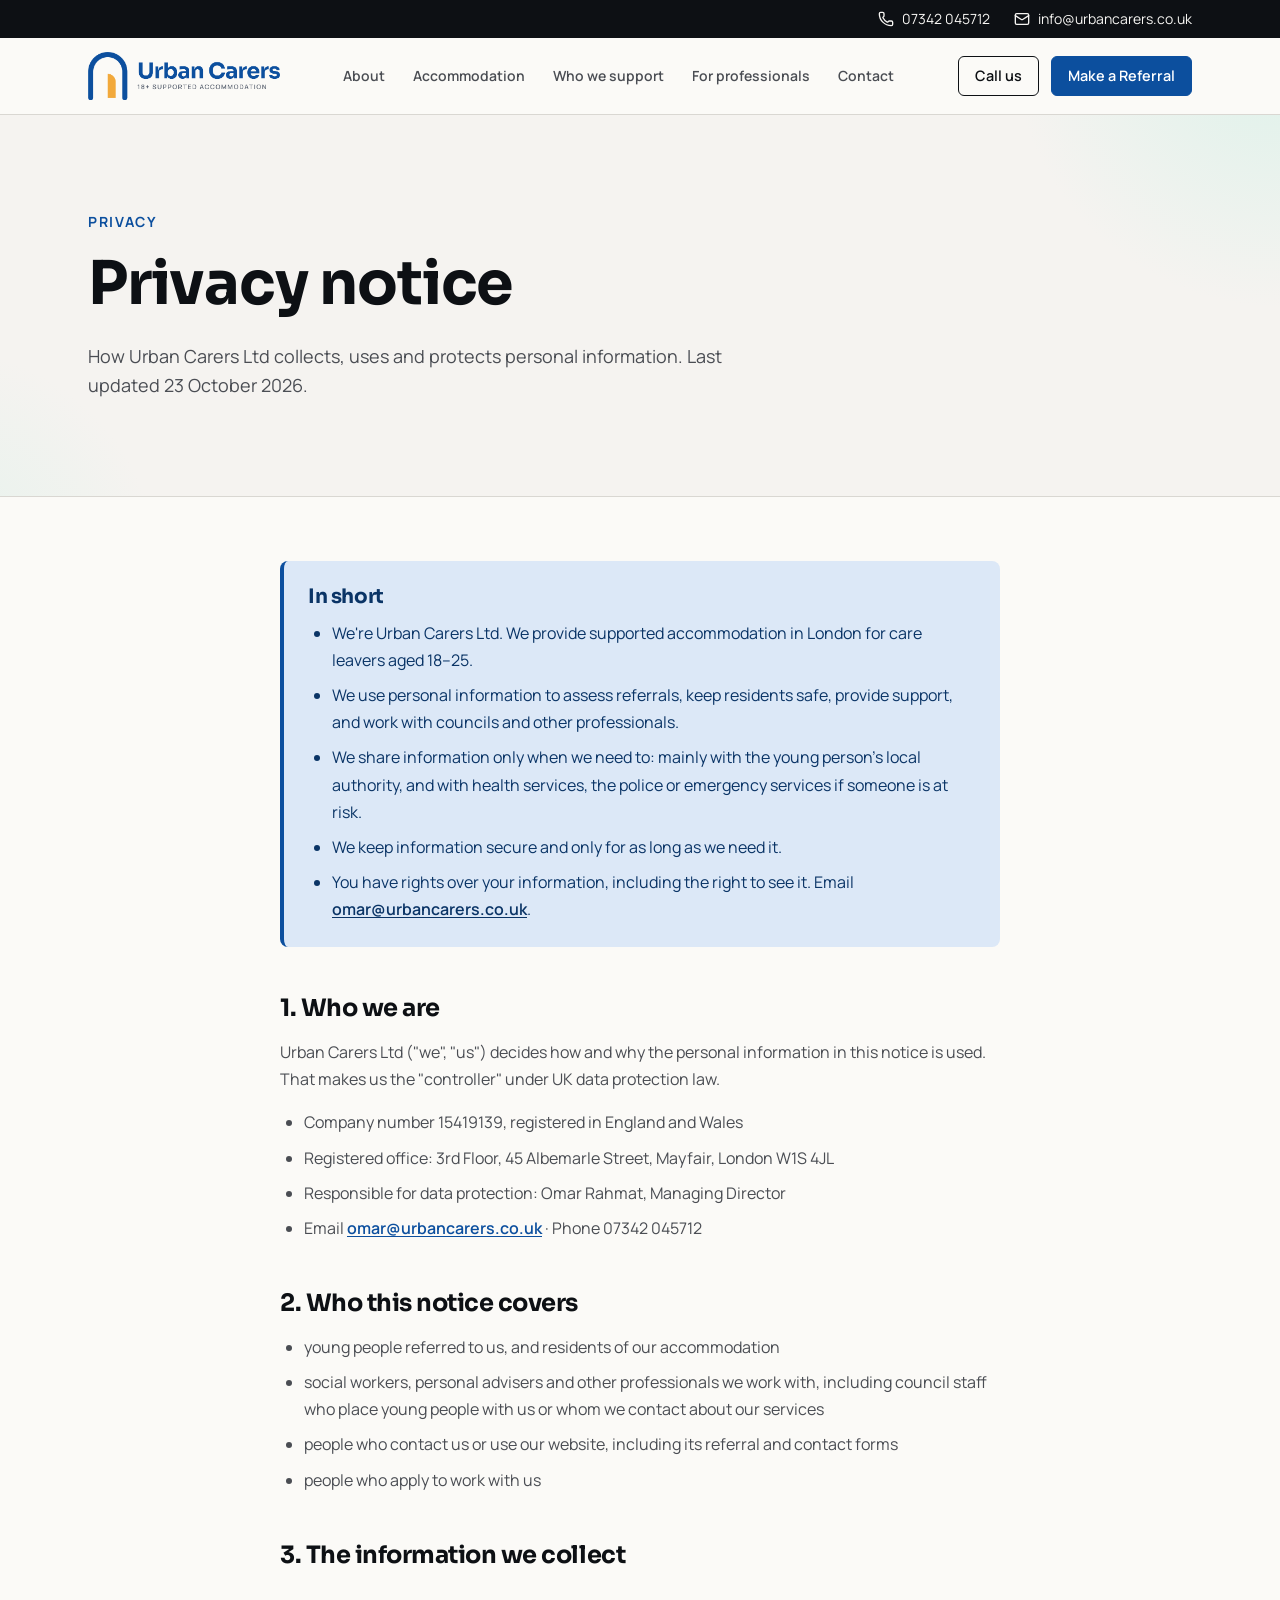
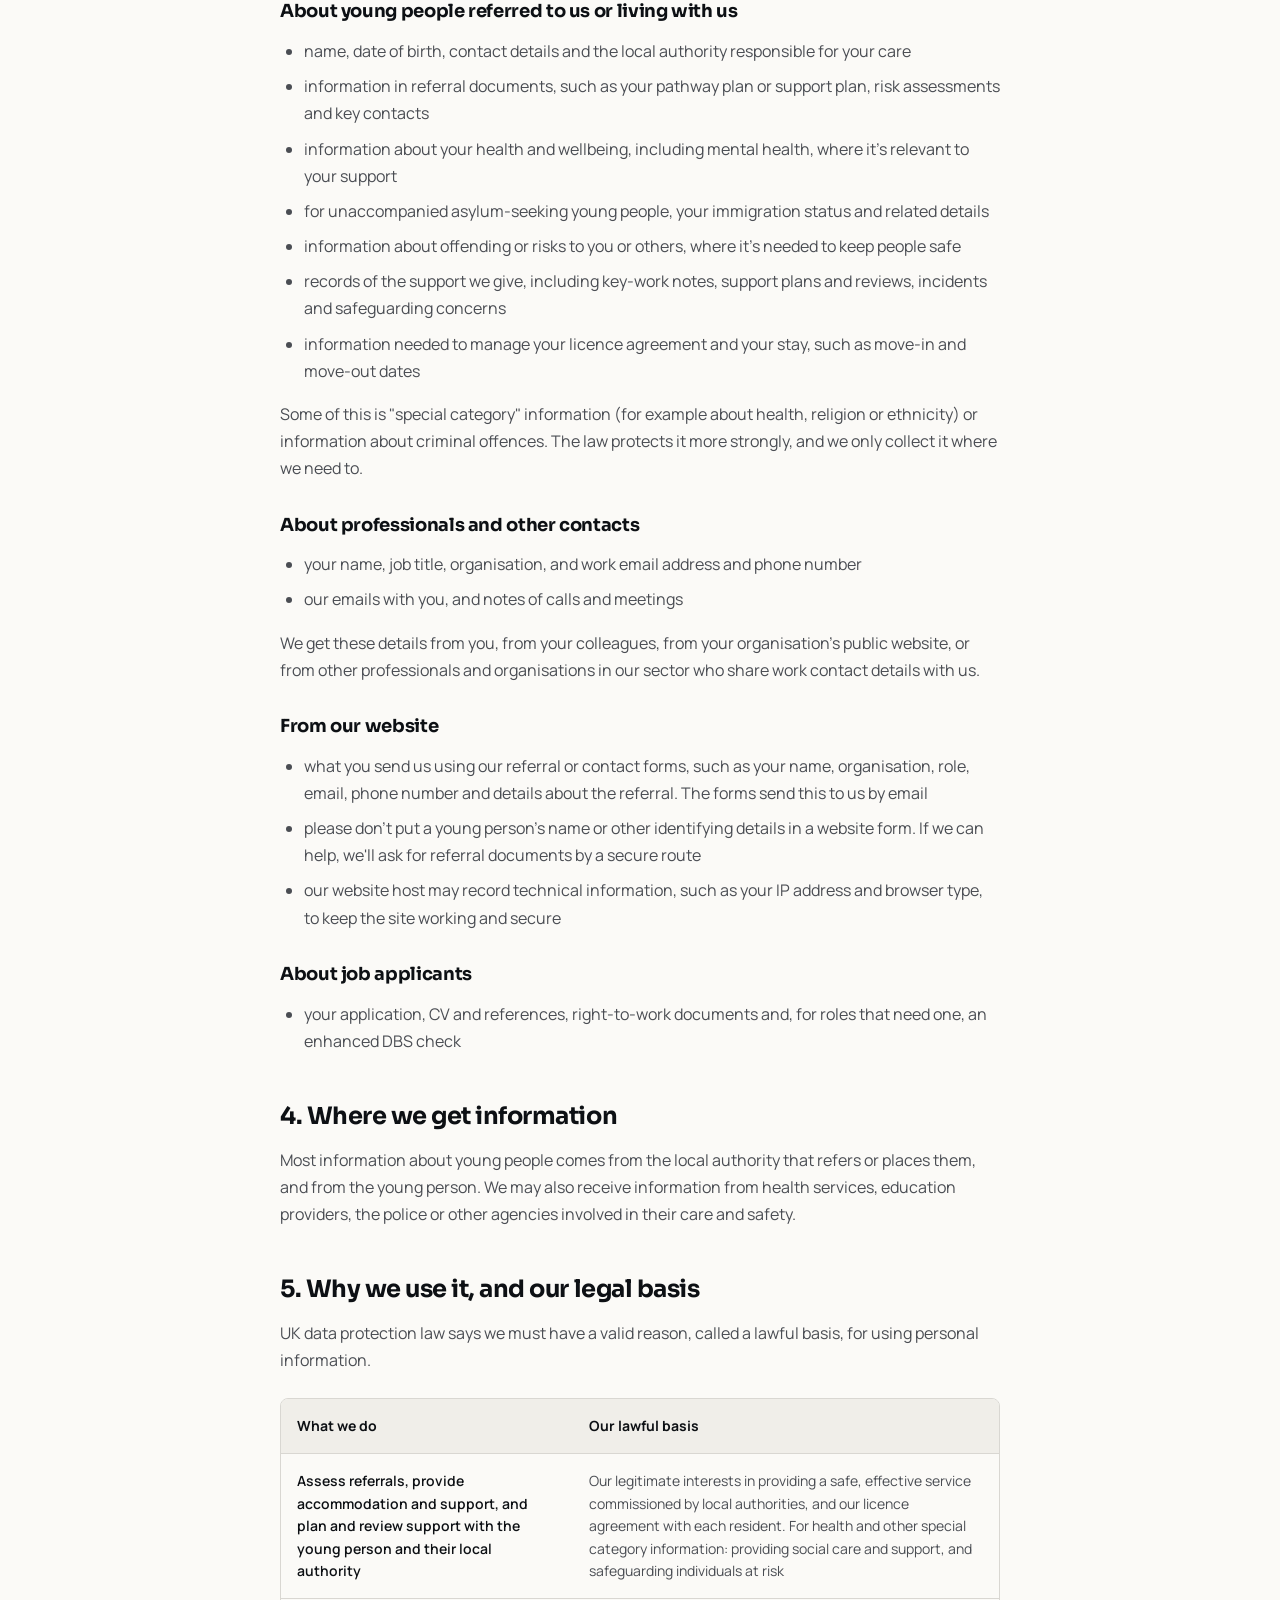
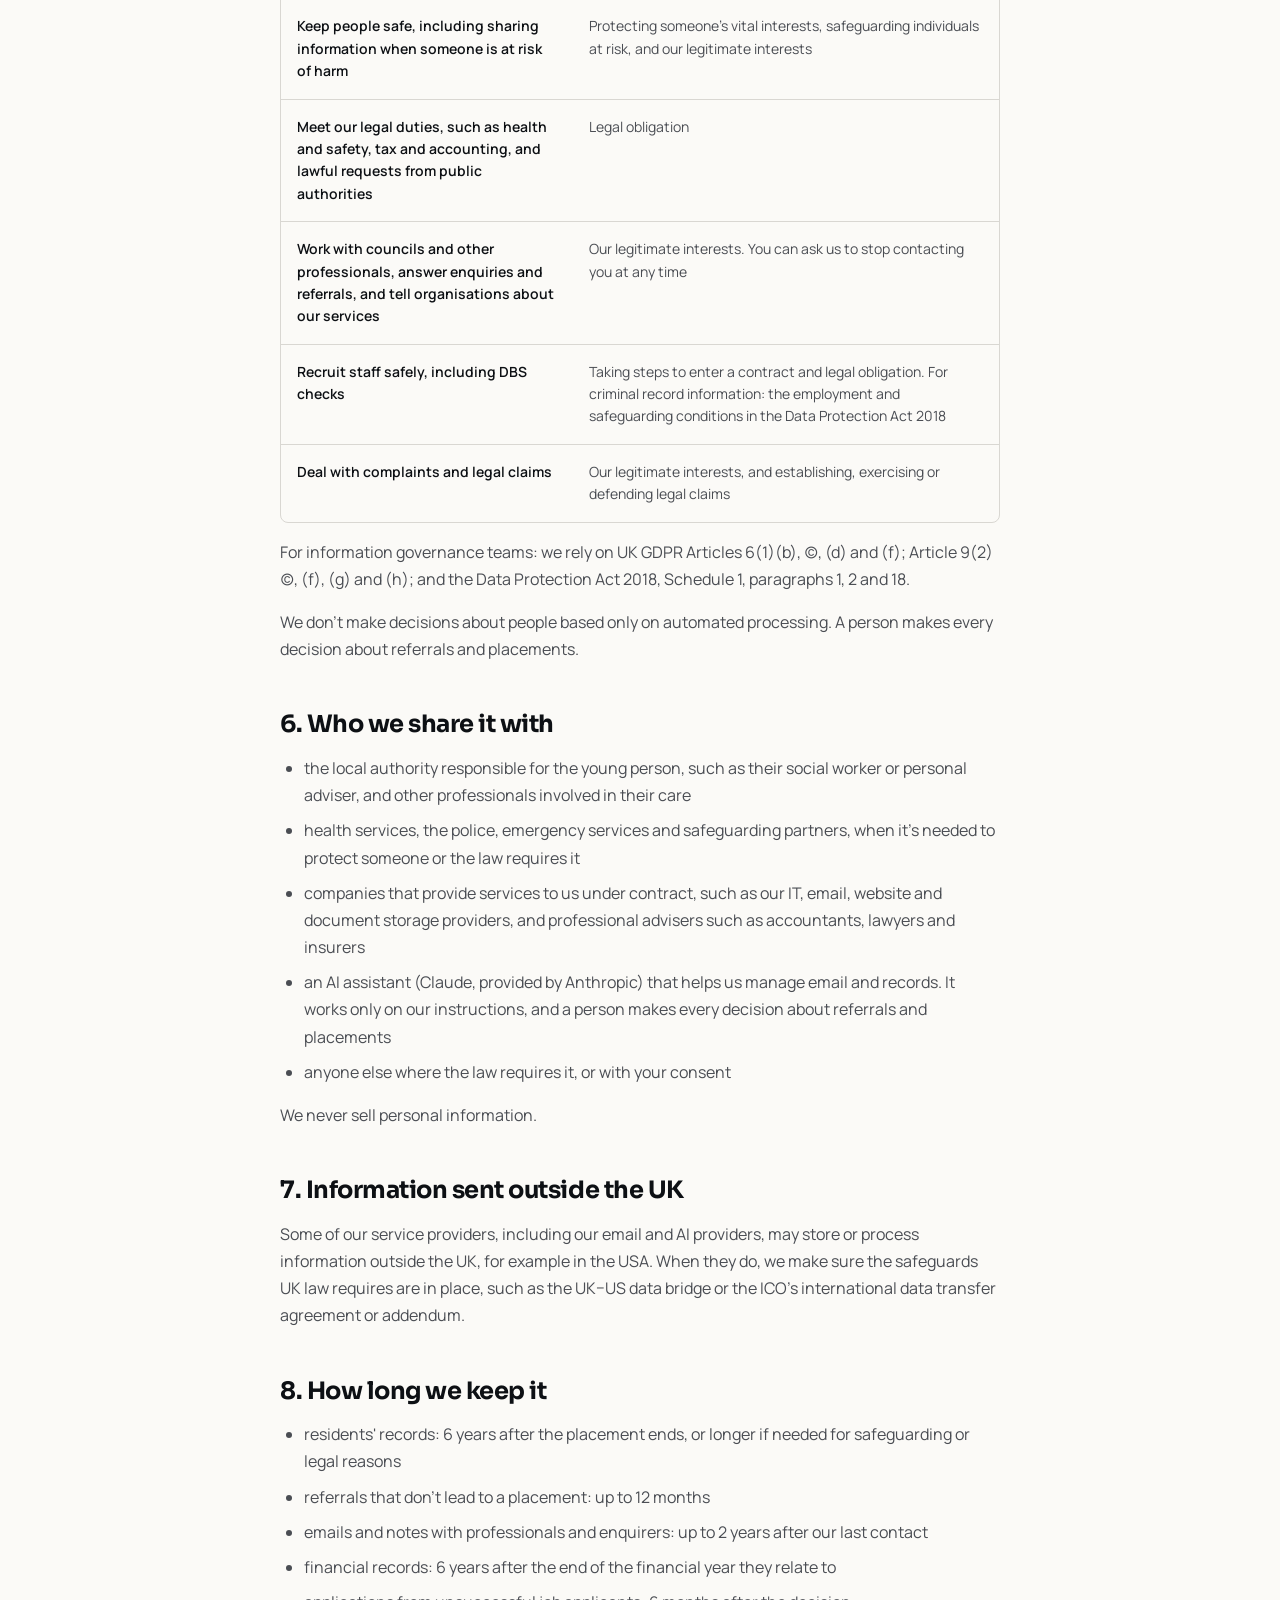
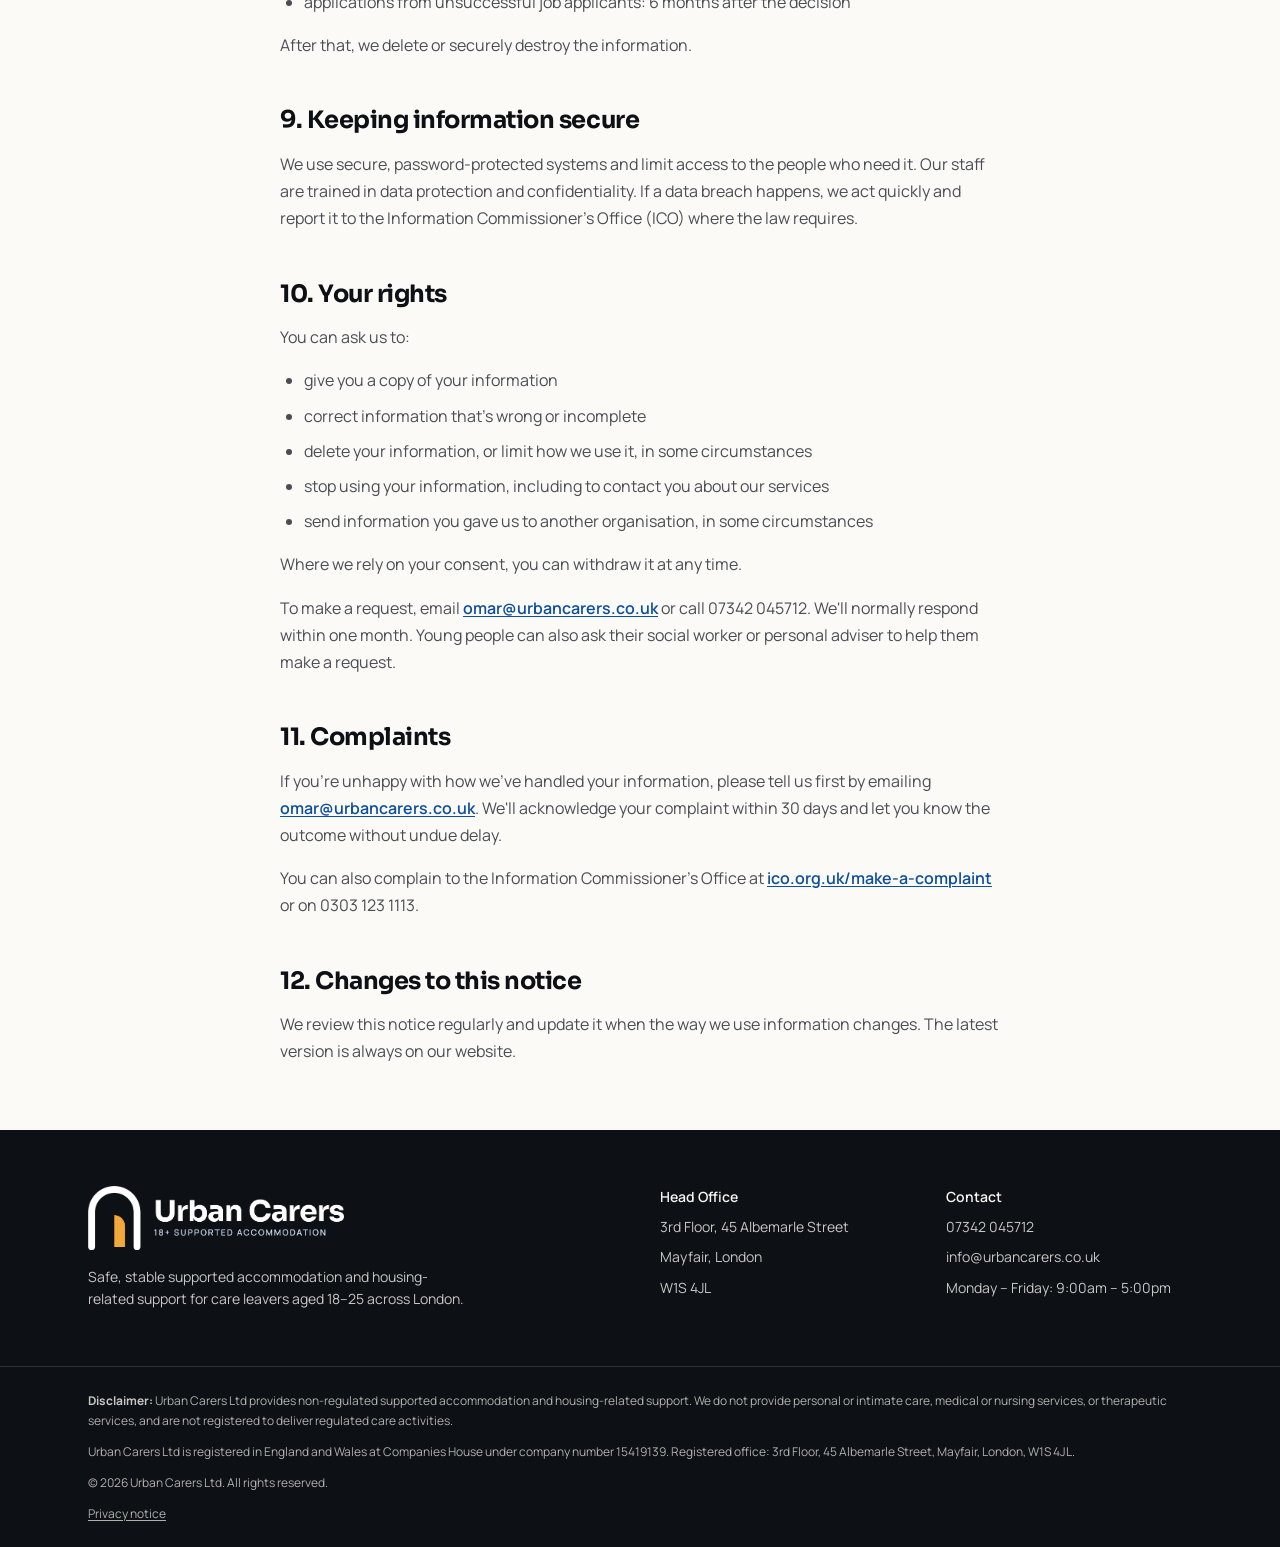
<file: privacy.html>
<!doctype html>
<html lang="en-GB">
<head>
<meta charset="utf-8">
<meta name="viewport" content="width=device-width, initial-scale=1">
<title>Privacy notice | Urban Carers</title>
<meta name="description" content="How Urban Carers Ltd collects, uses and protects personal information.">
<link rel="canonical" href="https://www.urbancarers.co.uk/privacy">
<meta property="og:site_name" content="Urban Carers">
<meta property="og:locale" content="en_GB">
<meta property="og:type" content="website">
<meta property="og:url" content="https://www.urbancarers.co.uk/privacy">
<meta property="og:title" content="Privacy notice | Urban Carers">
<meta property="og:description" content="How Urban Carers Ltd collects, uses and protects personal information.">
<meta name="twitter:card" content="summary_large_image">
<link rel="stylesheet" href="styles.css">
<link rel="icon" type="image/png" href="assets/favicon.png">
<link rel="apple-touch-icon" href="assets/favicon.png">
<script type="application/ld+json">{"@context": "https://schema.org", "@type": "Organization", "name": "Urban Carers Ltd", "logo": "https://www.urbancarers.co.uk/assets/logo.png", "description": "Supported accommodation and housing-related support for care leavers aged 18–25 in London.", "url": "https://www.urbancarers.co.uk", "telephone": "+44 7342 045712", "email": "info@urbancarers.co.uk", "address": {"@type": "PostalAddress", "streetAddress": "3rd Floor, 45 Albemarle Street", "addressLocality": "London", "postalCode": "W1S 4JL", "addressCountry": "GB"}, "areaServed": [{"@type": "City", "name": "London"}, {"@type": "AdministrativeArea", "name": "South East England"}]}</script>
<script type="application/ld+json">{"@context": "https://schema.org", "@type": "BreadcrumbList", "itemListElement": [{"@type": "ListItem", "position": 1, "name": "Home", "item": "https://www.urbancarers.co.uk/"}, {"@type": "ListItem", "position": 2, "name": "Privacy notice", "item": "https://www.urbancarers.co.uk/privacy"}]}</script>
</head>
<body>
<a class="skip" href="#main">Skip to content</a>
<header class="site-header">
  <div class="topbar">
    <div class="container topbar-inner">
      <a href="tel:+447342045712"><svg class="ic" aria-hidden="true" focusable="false" xmlns="http://www.w3.org/2000/svg" width="24" height="24" viewBox="0 0 24 24" fill="none" stroke="currentColor" stroke-width="2" stroke-linecap="round" stroke-linejoin="round" ><path d="M13.832 16.568a1 1 0 0 0 1.213-.303l.355-.465A2 2 0 0 1 17 15h3a2 2 0 0 1 2 2v3a2 2 0 0 1-2 2A18 18 0 0 1 2 4a2 2 0 0 1 2-2h3a2 2 0 0 1 2 2v3a2 2 0 0 1-.8 1.6l-.468.351a1 1 0 0 0-.292 1.233 14 14 0 0 0 6.392 6.384" /></svg>07342 045712</a>
      <a href="mailto:info@urbancarers.co.uk"><svg class="ic" aria-hidden="true" focusable="false" xmlns="http://www.w3.org/2000/svg" width="24" height="24" viewBox="0 0 24 24" fill="none" stroke="currentColor" stroke-width="2" stroke-linecap="round" stroke-linejoin="round" ><path d="m22 7-8.991 5.727a2 2 0 0 1-2.009 0L2 7" /><rect x="2" y="4" width="20" height="16" rx="2" /></svg>info@urbancarers.co.uk</a>
    </div>
  </div>
  <div class="container navbar">
    <a href="./" class="brand" aria-label="Urban Carers home"><img src="assets/logo.png" alt="Urban Carers Ltd" width="1334" height="334"></a>
    <nav class="nav" aria-label="Main"><a href="about">About</a><a href="accommodation">Accommodation</a><a href="who-we-support">Who we support</a><a href="for-professionals">For professionals</a><a href="contact">Contact</a></nav>
    <div class="actions">
      <a href="tel:+447342045712" class="btn btn-outline btn-sm">Call us</a>
      <a href="referrals" class="btn btn-sm">Make a Referral</a>
    </div>
    <details class="menu">
      <summary aria-label="Toggle menu"><span class="menu-open"><svg class="ic" aria-hidden="true" focusable="false" xmlns="http://www.w3.org/2000/svg" width="24" height="24" viewBox="0 0 24 24" fill="none" stroke="currentColor" stroke-width="2" stroke-linecap="round" stroke-linejoin="round" ><path d="M4 5h16" /><path d="M4 12h16" /><path d="M4 19h16" /></svg></span><span class="menu-close"><svg class="ic" aria-hidden="true" focusable="false" xmlns="http://www.w3.org/2000/svg" width="24" height="24" viewBox="0 0 24 24" fill="none" stroke="currentColor" stroke-width="2" stroke-linecap="round" stroke-linejoin="round" ><path d="M18 6 6 18" /><path d="m6 6 12 12" /></svg></span></summary>
      <div class="menu-panel container">
        <a href="about">About</a><a href="accommodation">Accommodation</a><a href="who-we-support">Who we support</a><a href="for-professionals">For professionals</a><a href="contact">Contact</a>
        <a href="tel:+447342045712" class="menu-call">Call 07342 045712</a>
        <a href="referrals" class="btn">Make a Referral</a>
      </div>
    </details>
  </div>
</header>
<main id="main">
<section class="page-hero"><div class="container"><p class="eyebrow">Privacy</p><h1>Privacy notice</h1><div class="lead">How Urban Carers Ltd collects, uses and protects personal information. Last updated 23 October 2026.</div></div></section>
<article class="container article"><div class="callout"><h2>In short</h2><ul><li>We're Urban Carers Ltd. We provide supported accommodation in London for care leavers aged 18–25.</li><li>We use personal information to assess referrals, keep residents safe, provide support, and work with councils and other professionals.</li><li>We share information only when we need to: mainly with the young person's local authority, and with health services, the police or emergency services if someone is at risk.</li><li>We keep information secure and only for as long as we need it.</li><li>You have rights over your information, including the right to see it. Email <a href="mailto:omar@urbancarers.co.uk" class="link">omar@urbancarers.co.uk</a>.</li></ul></div><h2>1. Who we are</h2><p class="p-muted">Urban Carers Ltd ("we", "us") decides how and why the personal information in this notice is used. That makes us the "controller" under UK data protection law.</p><ul><li>Company number 15419139, registered in England and Wales</li><li>Registered office: 3rd Floor, 45 Albemarle Street, Mayfair, London W1S 4JL</li><li>Responsible for data protection: Omar Rahmat, Managing Director</li><li>Email <a href="mailto:omar@urbancarers.co.uk" class="link">omar@urbancarers.co.uk</a> · Phone 07342 045712</li></ul><h2>2. Who this notice covers</h2><ul><li>young people referred to us, and residents of our accommodation</li><li>social workers, personal advisers and other professionals we work with, including council staff who place young people with us or whom we contact about our services</li><li>people who contact us or use our website, including its referral and contact forms</li><li>people who apply to work with us</li></ul><h2>3. The information we collect</h2><h3 class="sub">About young people referred to us or living with us</h3><ul><li>name, date of birth, contact details and the local authority responsible for your care</li><li>information in referral documents, such as your pathway plan or support plan, risk assessments and key contacts</li><li>information about your health and wellbeing, including mental health, where it's relevant to your support</li><li>for unaccompanied asylum-seeking young people, your immigration status and related details</li><li>information about offending or risks to you or others, where it's needed to keep people safe</li><li>records of the support we give, including key-work notes, support plans and reviews, incidents and safeguarding concerns</li><li>information needed to manage your licence agreement and your stay, such as move-in and move-out dates</li></ul><p class="p-muted">Some of this is "special category" information (for example about health, religion or ethnicity) or information about criminal offences. The law protects it more strongly, and we only collect it where we need to.</p><h3 class="sub">About professionals and other contacts</h3><ul><li>your name, job title, organisation, and work email address and phone number</li><li>our emails with you, and notes of calls and meetings</li></ul><p class="p-muted">We get these details from you, from your colleagues, from your organisation's public website, or from other professionals and organisations in our sector who share work contact details with us.</p><h3 class="sub">From our website</h3><ul><li>what you send us using our referral or contact forms, such as your name, organisation, role, email, phone number and details about the referral. The forms send this to us by email</li><li>please don't put a young person's name or other identifying details in a website form. If we can help, we'll ask for referral documents by a secure route</li><li>our website host may record technical information, such as your IP address and browser type, to keep the site working and secure</li></ul><h3 class="sub">About job applicants</h3><ul><li>your application, CV and references, right-to-work documents and, for roles that need one, an enhanced DBS check</li></ul><h2>4. Where we get information</h2><p class="p-muted">Most information about young people comes from the local authority that refers or places them, and from the young person. We may also receive information from health services, education providers, the police or other agencies involved in their care and safety.</p><h2>5. Why we use it, and our legal basis</h2><p class="p-muted">UK data protection law says we must have a valid reason, called a lawful basis, for using personal information.</p><div class="table-wrap"><table><thead><tr><th scope="col">What we do</th><th scope="col">Our lawful basis</th></tr></thead><tbody><tr><td>Assess referrals, provide accommodation and support, and plan and review support with the young person and their local authority</td><td>Our legitimate interests in providing a safe, effective service commissioned by local authorities, and our licence agreement with each resident. For health and other special category information: providing social care and support, and safeguarding individuals at risk</td></tr><tr><td>Keep people safe, including sharing information when someone is at risk of harm</td><td>Protecting someone&#x27;s vital interests, safeguarding individuals at risk, and our legitimate interests</td></tr><tr><td>Meet our legal duties, such as health and safety, tax and accounting, and lawful requests from public authorities</td><td>Legal obligation</td></tr><tr><td>Work with councils and other professionals, answer enquiries and referrals, and tell organisations about our services</td><td>Our legitimate interests. You can ask us to stop contacting you at any time</td></tr><tr><td>Recruit staff safely, including DBS checks</td><td>Taking steps to enter a contract and legal obligation. For criminal record information: the employment and safeguarding conditions in the Data Protection Act 2018</td></tr><tr><td>Deal with complaints and legal claims</td><td>Our legitimate interests, and establishing, exercising or defending legal claims</td></tr></tbody></table></div><p class="p-muted">For information governance teams: we rely on UK GDPR Articles 6(1)(b), (c), (d) and (f); Article 9(2)(c), (f), (g) and (h); and the Data Protection Act 2018, Schedule 1, paragraphs 1, 2 and 18.</p><p class="p-muted">We don't make decisions about people based only on automated processing. A person makes every decision about referrals and placements.</p><h2>6. Who we share it with</h2><ul><li>the local authority responsible for the young person, such as their social worker or personal adviser, and other professionals involved in their care</li><li>health services, the police, emergency services and safeguarding partners, when it's needed to protect someone or the law requires it</li><li>companies that provide services to us under contract, such as our IT, email, website and document storage providers, and professional advisers such as accountants, lawyers and insurers</li><li>an AI assistant (Claude, provided by Anthropic) that helps us manage email and records. It works only on our instructions, and a person makes every decision about referrals and placements</li><li>anyone else where the law requires it, or with your consent</li></ul><p class="p-muted">We never sell personal information.</p><h2>7. Information sent outside the UK</h2><p class="p-muted">Some of our service providers, including our email and AI providers, may store or process information outside the UK, for example in the USA. When they do, we make sure the safeguards UK law requires are in place, such as the UK–US data bridge or the ICO's international data transfer agreement or addendum.</p><h2>8. How long we keep it</h2><ul><li>residents' records: 6 years after the placement ends, or longer if needed for safeguarding or legal reasons</li><li>referrals that don't lead to a placement: up to 12 months</li><li>emails and notes with professionals and enquirers: up to 2 years after our last contact</li><li>financial records: 6 years after the end of the financial year they relate to</li><li>applications from unsuccessful job applicants: 6 months after the decision</li></ul><p class="p-muted">After that, we delete or securely destroy the information.</p><h2>9. Keeping information secure</h2><p class="p-muted">We use secure, password-protected systems and limit access to the people who need it. Our staff are trained in data protection and confidentiality. If a data breach happens, we act quickly and report it to the Information Commissioner's Office (ICO) where the law requires.</p><h2>10. Your rights</h2><p class="p-muted">You can ask us to:</p><ul><li>give you a copy of your information</li><li>correct information that's wrong or incomplete</li><li>delete your information, or limit how we use it, in some circumstances</li><li>stop using your information, including to contact you about our services</li><li>send information you gave us to another organisation, in some circumstances</li></ul><p class="p-muted">Where we rely on your consent, you can withdraw it at any time.</p><p class="p-muted">To make a request, email <a href="mailto:omar@urbancarers.co.uk" class="link">omar@urbancarers.co.uk</a> or call 07342 045712. We'll normally respond within one month. Young people can also ask their social worker or personal adviser to help them make a request.</p><h2>11. Complaints</h2><p class="p-muted">If you're unhappy with how we've handled your information, please tell us first by emailing <a href="mailto:omar@urbancarers.co.uk" class="link">omar@urbancarers.co.uk</a>. We'll acknowledge your complaint within 30 days and let you know the outcome without undue delay.</p><p class="p-muted">You can also complain to the Information Commissioner's Office at <a href="https://ico.org.uk/make-a-complaint" target="_blank" rel="noopener noreferrer" class="link">ico.org.uk/make-a-complaint</a> or on 0303 123 1113.</p><h2>12. Changes to this notice</h2><p class="p-muted">We review this notice regularly and update it when the way we use information changes. The latest version is always on our website.</p></article>
</main>
<footer class="site-footer">
  <div class="container footer-grid">
    <div class="footer-brand">
      <img src="assets/logo-white.png" alt="Urban Carers Ltd" width="1334" height="334">
      <p>Safe, stable supported accommodation and housing-related support for care leavers aged 18–25 across London.</p>
    </div>
    <div class="footer-col">
      <p class="footer-title">Head Office</p>
      <p>3rd Floor, 45 Albemarle Street</p><p>Mayfair, London</p><p>W1S 4JL</p>
    </div>
    <div class="footer-col">
      <p class="footer-title">Contact</p>
      <p><a href="tel:+447342045712">07342 045712</a></p>
      <p><a href="mailto:info@urbancarers.co.uk">info@urbancarers.co.uk</a></p>
      <p>Monday – Friday: 9:00am – 5:00pm</p>
    </div>
  </div>
  <div class="footer-legal">
    <div class="container">
      <p><strong>Disclaimer:</strong> Urban Carers Ltd provides non-regulated supported accommodation and housing-related support. We do not provide personal or intimate care, medical or nursing services, or therapeutic services, and are not registered to deliver regulated care activities.</p>
      <p>Urban Carers Ltd is registered in England and Wales at Companies House under company number 15419139. Registered office: 3rd Floor, 45 Albemarle Street, Mayfair, London, W1S 4JL.</p>
      <p>© 2026 Urban Carers Ltd. All rights reserved.</p>
      <p><a href="privacy">Privacy notice</a></p>
    </div>
  </div>
</footer>
</body>
</html>
</file>
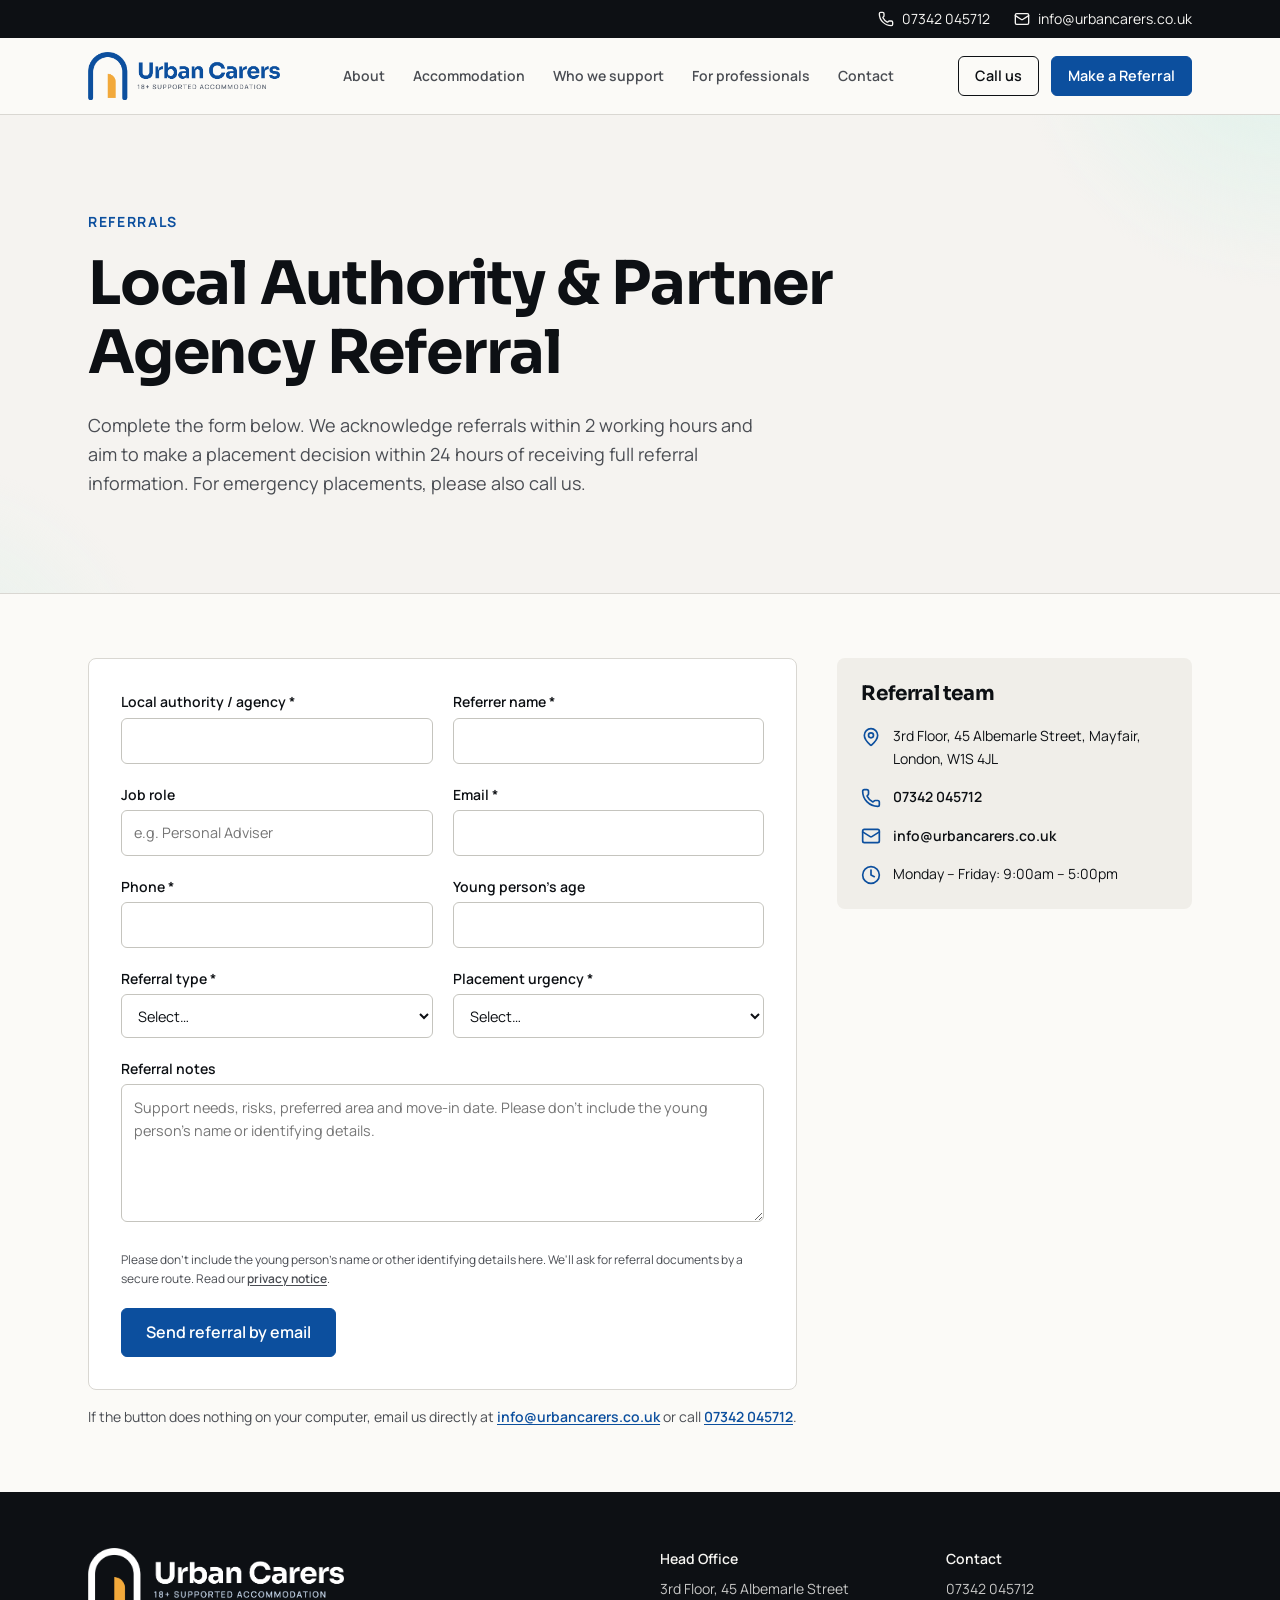
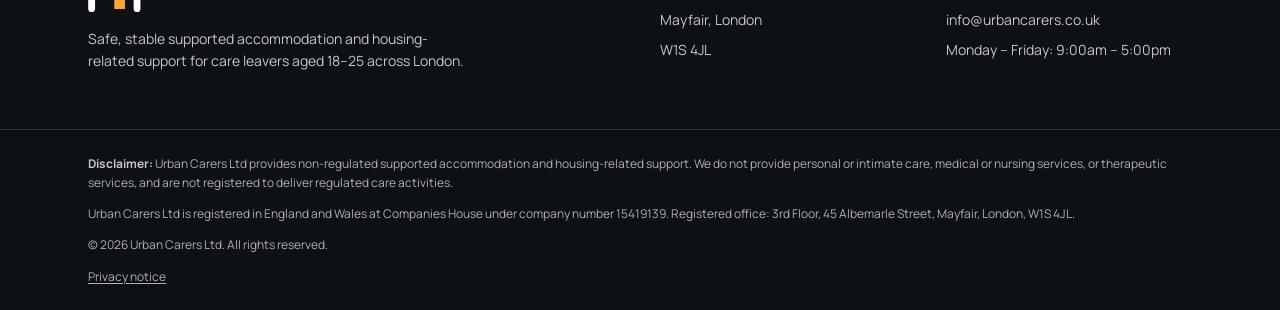
<file: referrals.html>
<!doctype html>
<html lang="en-GB">
<head>
<meta charset="utf-8">
<meta name="viewport" content="width=device-width, initial-scale=1">
<title>Make a Referral: 18+ Supported Accommodation | Urban Carers</title>
<meta name="description" content="Referral form for local authorities and partner agencies placing care leavers aged 18–25 in supported accommodation in South London.">
<link rel="canonical" href="https://www.urbancarers.co.uk/referrals">
<meta property="og:site_name" content="Urban Carers">
<meta property="og:locale" content="en_GB">
<meta property="og:type" content="website">
<meta property="og:url" content="https://www.urbancarers.co.uk/referrals">
<meta property="og:title" content="Make a Referral: 18+ Supported Accommodation | Urban Carers">
<meta property="og:description" content="Referral form for local authorities and partner agencies placing care leavers aged 18–25 in supported accommodation in South London.">
<meta name="twitter:card" content="summary_large_image">
<link rel="stylesheet" href="styles.css">
<link rel="icon" type="image/png" href="assets/favicon.png">
<link rel="apple-touch-icon" href="assets/favicon.png">
<script type="application/ld+json">{"@context": "https://schema.org", "@type": "Organization", "name": "Urban Carers Ltd", "logo": "https://www.urbancarers.co.uk/assets/logo.png", "description": "Supported accommodation and housing-related support for care leavers aged 18–25 in London.", "url": "https://www.urbancarers.co.uk", "telephone": "+44 7342 045712", "email": "info@urbancarers.co.uk", "address": {"@type": "PostalAddress", "streetAddress": "3rd Floor, 45 Albemarle Street", "addressLocality": "London", "postalCode": "W1S 4JL", "addressCountry": "GB"}, "areaServed": [{"@type": "City", "name": "London"}, {"@type": "AdministrativeArea", "name": "South East England"}]}</script>
<script type="application/ld+json">{"@context": "https://schema.org", "@type": "BreadcrumbList", "itemListElement": [{"@type": "ListItem", "position": 1, "name": "Home", "item": "https://www.urbancarers.co.uk/"}, {"@type": "ListItem", "position": 2, "name": "Referrals", "item": "https://www.urbancarers.co.uk/referrals"}]}</script>
</head>
<body>
<a class="skip" href="#main">Skip to content</a>
<header class="site-header">
  <div class="topbar">
    <div class="container topbar-inner">
      <a href="tel:+447342045712"><svg class="ic" aria-hidden="true" focusable="false" xmlns="http://www.w3.org/2000/svg" width="24" height="24" viewBox="0 0 24 24" fill="none" stroke="currentColor" stroke-width="2" stroke-linecap="round" stroke-linejoin="round" ><path d="M13.832 16.568a1 1 0 0 0 1.213-.303l.355-.465A2 2 0 0 1 17 15h3a2 2 0 0 1 2 2v3a2 2 0 0 1-2 2A18 18 0 0 1 2 4a2 2 0 0 1 2-2h3a2 2 0 0 1 2 2v3a2 2 0 0 1-.8 1.6l-.468.351a1 1 0 0 0-.292 1.233 14 14 0 0 0 6.392 6.384" /></svg>07342 045712</a>
      <a href="mailto:info@urbancarers.co.uk"><svg class="ic" aria-hidden="true" focusable="false" xmlns="http://www.w3.org/2000/svg" width="24" height="24" viewBox="0 0 24 24" fill="none" stroke="currentColor" stroke-width="2" stroke-linecap="round" stroke-linejoin="round" ><path d="m22 7-8.991 5.727a2 2 0 0 1-2.009 0L2 7" /><rect x="2" y="4" width="20" height="16" rx="2" /></svg>info@urbancarers.co.uk</a>
    </div>
  </div>
  <div class="container navbar">
    <a href="./" class="brand" aria-label="Urban Carers home"><img src="assets/logo.png" alt="Urban Carers Ltd" width="1334" height="334"></a>
    <nav class="nav" aria-label="Main"><a href="about">About</a><a href="accommodation">Accommodation</a><a href="who-we-support">Who we support</a><a href="for-professionals">For professionals</a><a href="contact">Contact</a></nav>
    <div class="actions">
      <a href="tel:+447342045712" class="btn btn-outline btn-sm">Call us</a>
      <a href="referrals" class="btn btn-sm">Make a Referral</a>
    </div>
    <details class="menu">
      <summary aria-label="Toggle menu"><span class="menu-open"><svg class="ic" aria-hidden="true" focusable="false" xmlns="http://www.w3.org/2000/svg" width="24" height="24" viewBox="0 0 24 24" fill="none" stroke="currentColor" stroke-width="2" stroke-linecap="round" stroke-linejoin="round" ><path d="M4 5h16" /><path d="M4 12h16" /><path d="M4 19h16" /></svg></span><span class="menu-close"><svg class="ic" aria-hidden="true" focusable="false" xmlns="http://www.w3.org/2000/svg" width="24" height="24" viewBox="0 0 24 24" fill="none" stroke="currentColor" stroke-width="2" stroke-linecap="round" stroke-linejoin="round" ><path d="M18 6 6 18" /><path d="m6 6 12 12" /></svg></span></summary>
      <div class="menu-panel container">
        <a href="about">About</a><a href="accommodation">Accommodation</a><a href="who-we-support">Who we support</a><a href="for-professionals">For professionals</a><a href="contact">Contact</a>
        <a href="tel:+447342045712" class="menu-call">Call 07342 045712</a>
        <a href="referrals" class="btn">Make a Referral</a>
      </div>
    </details>
  </div>
</header>
<main id="main">
<section class="page-hero"><div class="container"><p class="eyebrow">Referrals</p><h1>Local Authority &amp; Partner Agency Referral</h1><div class="lead">Complete the form below. We acknowledge referrals within 2 working hours and aim to make a placement decision within 24 hours of receiving full referral information. For emergency placements, please also call us.</div></div></section>
<div class="container form-layout form-layout-referral"><div class="form-main"><form class="form form-referral" method="post" action="mailto:info@urbancarers.co.uk?subject=Website%20referral" enctype="text/plain"><div><label for="organisation">Local authority / agency *</label><input id="organisation" name="Local authority / agency" required type="text"></div><div><label for="name">Referrer name *</label><input id="name" name="Referrer name" required type="text"></div><div><label for="role">Job role</label><input id="role" name="Job role" placeholder="e.g. Personal Adviser" type="text"></div><div><label for="email">Email *</label><input id="email" name="Email" required type="email"></div><div><label for="phone">Phone *</label><input id="phone" name="Phone" required type="tel"></div><div><label for="age">Young person&#x27;s age</label><input id="age" name="Young person&#x27;s age" inputmode="numeric" type="text"></div><div><label for="referralType">Referral type *</label><select id="referralType" name="Referral type" required><option value="" disabled selected>Select…</option><option>Care leaver (18–25)</option><option>Unaccompanied asylum-seeking young adult (18–25)</option><option>Planned move-on / step-down</option><option>Other</option></select></div><div><label for="urgency">Placement urgency *</label><select id="urgency" name="Placement urgency" required><option value="" disabled selected>Select…</option><option>Emergency (within 48 hours)</option><option>Urgent (within 1–2 weeks)</option><option>Planned (2+ weeks)</option></select></div><div class="wide"><label for="notes">Referral notes</label><textarea id="notes" name="Referral notes" placeholder="Support needs, risks, preferred area and move-in date. Please don&#x27;t include the young person&#x27;s name or identifying details." rows="5"></textarea></div><p class="form-note wide">Please don't include the young person's name or other identifying details here. We'll ask for referral documents by a secure route. Read our <a href="privacy" class="link-plain">privacy notice</a>.</p><div class="wide"><button type="submit" class="btn">Send referral by email</button></div></form><p class="form-fallback">If the button does nothing on your computer, email us directly at <a href="mailto:info@urbancarers.co.uk">info@urbancarers.co.uk</a> or call <a href="tel:+447342045712">07342 045712</a>.</p></div><aside class="aside"><h2>Referral team</h2><ul class="contact-details">
  <li><svg class="ic" aria-hidden="true" focusable="false" xmlns="http://www.w3.org/2000/svg" width="24" height="24" viewBox="0 0 24 24" fill="none" stroke="currentColor" stroke-width="2" stroke-linecap="round" stroke-linejoin="round" ><path d="M20 10c0 4.993-5.539 10.193-7.399 11.799a1 1 0 0 1-1.202 0C9.539 20.193 4 14.993 4 10a8 8 0 0 1 16 0" /><circle cx="12" cy="10" r="3" /></svg><span>3rd Floor, 45 Albemarle Street, Mayfair, London, W1S 4JL</span></li>
  <li><svg class="ic" aria-hidden="true" focusable="false" xmlns="http://www.w3.org/2000/svg" width="24" height="24" viewBox="0 0 24 24" fill="none" stroke="currentColor" stroke-width="2" stroke-linecap="round" stroke-linejoin="round" ><path d="M13.832 16.568a1 1 0 0 0 1.213-.303l.355-.465A2 2 0 0 1 17 15h3a2 2 0 0 1 2 2v3a2 2 0 0 1-2 2A18 18 0 0 1 2 4a2 2 0 0 1 2-2h3a2 2 0 0 1 2 2v3a2 2 0 0 1-.8 1.6l-.468.351a1 1 0 0 0-.292 1.233 14 14 0 0 0 6.392 6.384" /></svg><a href="tel:+447342045712">07342 045712</a></li>
  <li><svg class="ic" aria-hidden="true" focusable="false" xmlns="http://www.w3.org/2000/svg" width="24" height="24" viewBox="0 0 24 24" fill="none" stroke="currentColor" stroke-width="2" stroke-linecap="round" stroke-linejoin="round" ><path d="m22 7-8.991 5.727a2 2 0 0 1-2.009 0L2 7" /><rect x="2" y="4" width="20" height="16" rx="2" /></svg><a href="mailto:info@urbancarers.co.uk">info@urbancarers.co.uk</a></li>
  <li><svg class="ic" aria-hidden="true" focusable="false" xmlns="http://www.w3.org/2000/svg" width="24" height="24" viewBox="0 0 24 24" fill="none" stroke="currentColor" stroke-width="2" stroke-linecap="round" stroke-linejoin="round" ><circle cx="12" cy="12" r="10" /><path d="M12 6v6l4 2" /></svg><span>Monday – Friday: 9:00am – 5:00pm</span></li>
</ul></aside></div>
</main>
<footer class="site-footer">
  <div class="container footer-grid">
    <div class="footer-brand">
      <img src="assets/logo-white.png" alt="Urban Carers Ltd" width="1334" height="334">
      <p>Safe, stable supported accommodation and housing-related support for care leavers aged 18–25 across London.</p>
    </div>
    <div class="footer-col">
      <p class="footer-title">Head Office</p>
      <p>3rd Floor, 45 Albemarle Street</p><p>Mayfair, London</p><p>W1S 4JL</p>
    </div>
    <div class="footer-col">
      <p class="footer-title">Contact</p>
      <p><a href="tel:+447342045712">07342 045712</a></p>
      <p><a href="mailto:info@urbancarers.co.uk">info@urbancarers.co.uk</a></p>
      <p>Monday – Friday: 9:00am – 5:00pm</p>
    </div>
  </div>
  <div class="footer-legal">
    <div class="container">
      <p><strong>Disclaimer:</strong> Urban Carers Ltd provides non-regulated supported accommodation and housing-related support. We do not provide personal or intimate care, medical or nursing services, or therapeutic services, and are not registered to deliver regulated care activities.</p>
      <p>Urban Carers Ltd is registered in England and Wales at Companies House under company number 15419139. Registered office: 3rd Floor, 45 Albemarle Street, Mayfair, London, W1S 4JL.</p>
      <p>© 2026 Urban Carers Ltd. All rights reserved.</p>
      <p><a href="privacy">Privacy notice</a></p>
    </div>
  </div>
</footer>
</body>
</html>
</file>
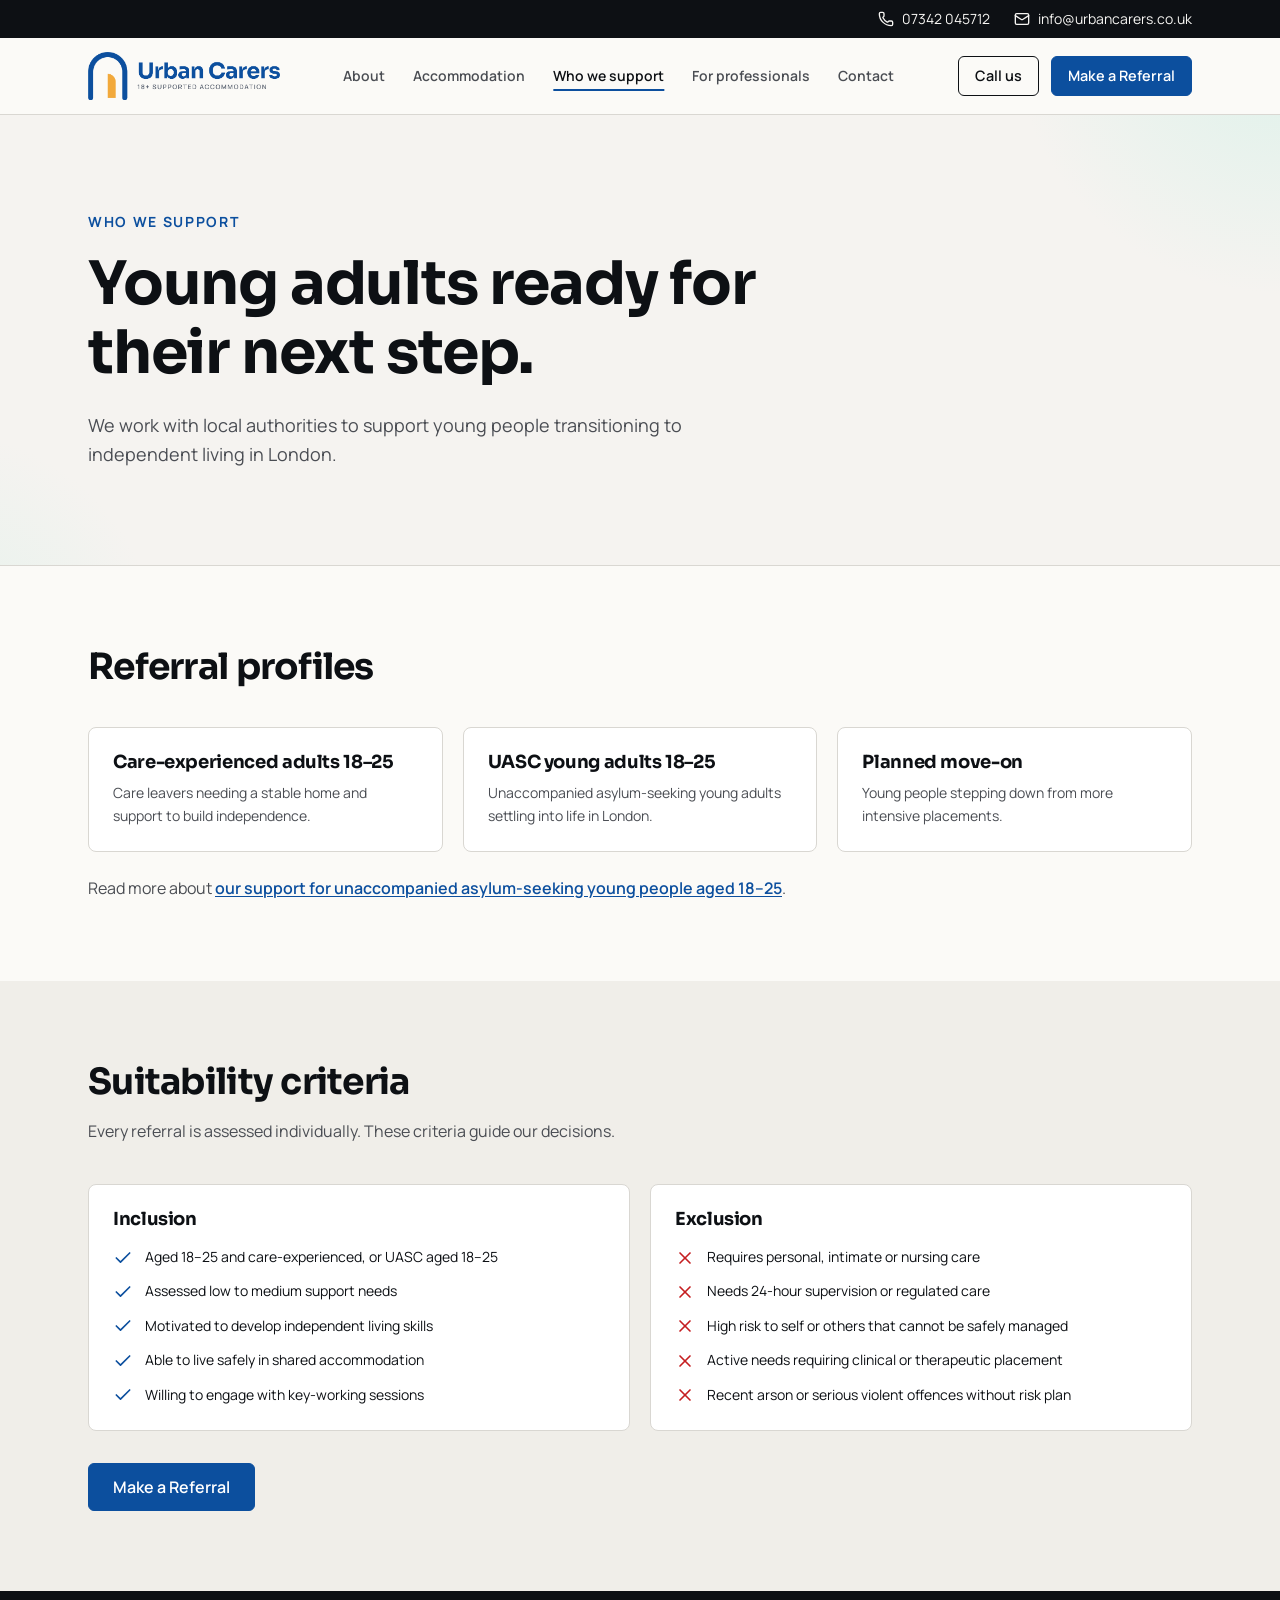
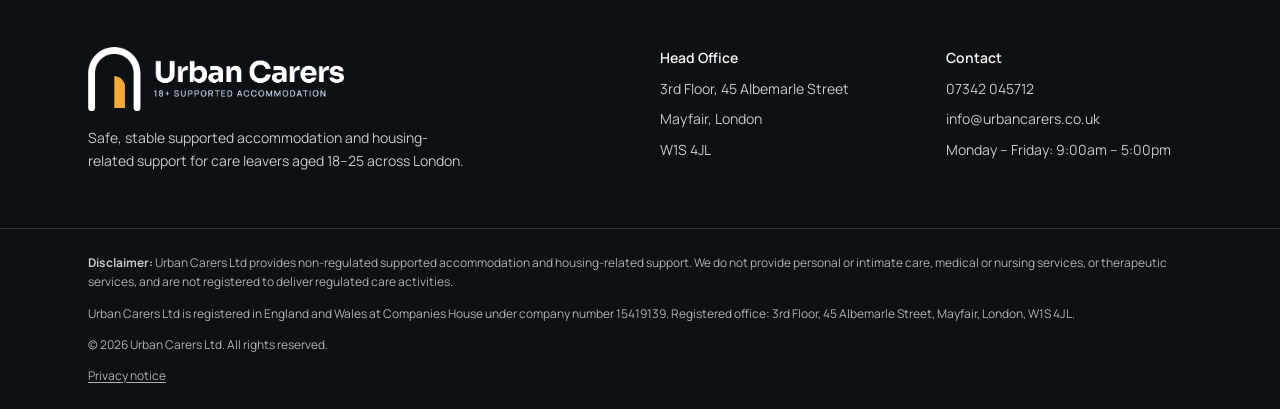
<file: who-we-support.html>
<!doctype html>
<html lang="en-GB">
<head>
<meta charset="utf-8">
<meta name="viewport" content="width=device-width, initial-scale=1">
<title>Care Leavers &amp; Asylum-Seeking Young People | Urban Carers</title>
<meta name="description" content="Who we support: care leavers aged 18–25 and unaccompanied asylum-seeking young people aged 18–25, with our referral and suitability criteria.">
<link rel="canonical" href="https://www.urbancarers.co.uk/who-we-support">
<meta property="og:site_name" content="Urban Carers">
<meta property="og:locale" content="en_GB">
<meta property="og:type" content="website">
<meta property="og:url" content="https://www.urbancarers.co.uk/who-we-support">
<meta property="og:title" content="Care Leavers &amp; Asylum-Seeking Young People | Urban Carers">
<meta property="og:description" content="Who we support: care leavers aged 18–25 and unaccompanied asylum-seeking young people aged 18–25, with our referral and suitability criteria.">
<meta name="twitter:card" content="summary_large_image">
<link rel="stylesheet" href="styles.css">
<link rel="icon" type="image/png" href="assets/favicon.png">
<link rel="apple-touch-icon" href="assets/favicon.png">
<script type="application/ld+json">{"@context": "https://schema.org", "@type": "Organization", "name": "Urban Carers Ltd", "logo": "https://www.urbancarers.co.uk/assets/logo.png", "description": "Supported accommodation and housing-related support for care leavers aged 18–25 in London.", "url": "https://www.urbancarers.co.uk", "telephone": "+44 7342 045712", "email": "info@urbancarers.co.uk", "address": {"@type": "PostalAddress", "streetAddress": "3rd Floor, 45 Albemarle Street", "addressLocality": "London", "postalCode": "W1S 4JL", "addressCountry": "GB"}, "areaServed": [{"@type": "City", "name": "London"}, {"@type": "AdministrativeArea", "name": "South East England"}]}</script>
<script type="application/ld+json">{"@context": "https://schema.org", "@type": "BreadcrumbList", "itemListElement": [{"@type": "ListItem", "position": 1, "name": "Home", "item": "https://www.urbancarers.co.uk/"}, {"@type": "ListItem", "position": 2, "name": "Who we support", "item": "https://www.urbancarers.co.uk/who-we-support"}]}</script>
</head>
<body>
<a class="skip" href="#main">Skip to content</a>
<header class="site-header">
  <div class="topbar">
    <div class="container topbar-inner">
      <a href="tel:+447342045712"><svg class="ic" aria-hidden="true" focusable="false" xmlns="http://www.w3.org/2000/svg" width="24" height="24" viewBox="0 0 24 24" fill="none" stroke="currentColor" stroke-width="2" stroke-linecap="round" stroke-linejoin="round" ><path d="M13.832 16.568a1 1 0 0 0 1.213-.303l.355-.465A2 2 0 0 1 17 15h3a2 2 0 0 1 2 2v3a2 2 0 0 1-2 2A18 18 0 0 1 2 4a2 2 0 0 1 2-2h3a2 2 0 0 1 2 2v3a2 2 0 0 1-.8 1.6l-.468.351a1 1 0 0 0-.292 1.233 14 14 0 0 0 6.392 6.384" /></svg>07342 045712</a>
      <a href="mailto:info@urbancarers.co.uk"><svg class="ic" aria-hidden="true" focusable="false" xmlns="http://www.w3.org/2000/svg" width="24" height="24" viewBox="0 0 24 24" fill="none" stroke="currentColor" stroke-width="2" stroke-linecap="round" stroke-linejoin="round" ><path d="m22 7-8.991 5.727a2 2 0 0 1-2.009 0L2 7" /><rect x="2" y="4" width="20" height="16" rx="2" /></svg>info@urbancarers.co.uk</a>
    </div>
  </div>
  <div class="container navbar">
    <a href="./" class="brand" aria-label="Urban Carers home"><img src="assets/logo.png" alt="Urban Carers Ltd" width="1334" height="334"></a>
    <nav class="nav" aria-label="Main"><a href="about">About</a><a href="accommodation">Accommodation</a><a href="who-we-support" aria-current="page">Who we support</a><a href="for-professionals">For professionals</a><a href="contact">Contact</a></nav>
    <div class="actions">
      <a href="tel:+447342045712" class="btn btn-outline btn-sm">Call us</a>
      <a href="referrals" class="btn btn-sm">Make a Referral</a>
    </div>
    <details class="menu">
      <summary aria-label="Toggle menu"><span class="menu-open"><svg class="ic" aria-hidden="true" focusable="false" xmlns="http://www.w3.org/2000/svg" width="24" height="24" viewBox="0 0 24 24" fill="none" stroke="currentColor" stroke-width="2" stroke-linecap="round" stroke-linejoin="round" ><path d="M4 5h16" /><path d="M4 12h16" /><path d="M4 19h16" /></svg></span><span class="menu-close"><svg class="ic" aria-hidden="true" focusable="false" xmlns="http://www.w3.org/2000/svg" width="24" height="24" viewBox="0 0 24 24" fill="none" stroke="currentColor" stroke-width="2" stroke-linecap="round" stroke-linejoin="round" ><path d="M18 6 6 18" /><path d="m6 6 12 12" /></svg></span></summary>
      <div class="menu-panel container">
        <a href="about">About</a><a href="accommodation">Accommodation</a><a href="who-we-support">Who we support</a><a href="for-professionals">For professionals</a><a href="contact">Contact</a>
        <a href="tel:+447342045712" class="menu-call">Call 07342 045712</a>
        <a href="referrals" class="btn">Make a Referral</a>
      </div>
    </details>
  </div>
</header>
<main id="main">
<section class="page-hero"><div class="container"><p class="eyebrow">Who we support</p><h1>Young adults ready for their next step.</h1><div class="lead">We work with local authorities to support young people transitioning to independent living in London.</div></div></section>
<section class="section"><div class="container"><h2>Referral profiles</h2><div class="section-body"><div class="cards cols-3"><div class="card"><h3>Care-experienced adults 18–25</h3><p>Care leavers needing a stable home and support to build independence.</p></div><div class="card"><h3>UASC young adults 18–25</h3><p>Unaccompanied asylum-seeking young adults settling into life in London.</p></div><div class="card"><h3>Planned move-on</h3><p>Young people stepping down from more intensive placements.</p></div></div><p class="p-note">Read more about <a href="asylum-seeking-young-people" class="link">our support for unaccompanied asylum-seeking young people aged 18–25</a>.</p></div></div></section>
<section class="section muted"><div class="container"><h2>Suitability criteria</h2><p class="intro">Every referral is assessed individually. These criteria guide our decisions.</p><div class="section-body"><div class="two-col"><div class="panel"><h3>Inclusion</h3><ul class="icon-items"><li class="check"><svg class="ic" aria-hidden="true" focusable="false" xmlns="http://www.w3.org/2000/svg" width="24" height="24" viewBox="0 0 24 24" fill="none" stroke="currentColor" stroke-width="2" stroke-linecap="round" stroke-linejoin="round" ><path d="M20 6 9 17l-5-5" /></svg>Aged 18–25 and care-experienced, or UASC aged 18–25</li><li class="check"><svg class="ic" aria-hidden="true" focusable="false" xmlns="http://www.w3.org/2000/svg" width="24" height="24" viewBox="0 0 24 24" fill="none" stroke="currentColor" stroke-width="2" stroke-linecap="round" stroke-linejoin="round" ><path d="M20 6 9 17l-5-5" /></svg>Assessed low to medium support needs</li><li class="check"><svg class="ic" aria-hidden="true" focusable="false" xmlns="http://www.w3.org/2000/svg" width="24" height="24" viewBox="0 0 24 24" fill="none" stroke="currentColor" stroke-width="2" stroke-linecap="round" stroke-linejoin="round" ><path d="M20 6 9 17l-5-5" /></svg>Motivated to develop independent living skills</li><li class="check"><svg class="ic" aria-hidden="true" focusable="false" xmlns="http://www.w3.org/2000/svg" width="24" height="24" viewBox="0 0 24 24" fill="none" stroke="currentColor" stroke-width="2" stroke-linecap="round" stroke-linejoin="round" ><path d="M20 6 9 17l-5-5" /></svg>Able to live safely in shared accommodation</li><li class="check"><svg class="ic" aria-hidden="true" focusable="false" xmlns="http://www.w3.org/2000/svg" width="24" height="24" viewBox="0 0 24 24" fill="none" stroke="currentColor" stroke-width="2" stroke-linecap="round" stroke-linejoin="round" ><path d="M20 6 9 17l-5-5" /></svg>Willing to engage with key-working sessions</li></ul></div><div class="panel"><h3>Exclusion</h3><ul class="icon-items"><li class="x"><svg class="ic" aria-hidden="true" focusable="false" xmlns="http://www.w3.org/2000/svg" width="24" height="24" viewBox="0 0 24 24" fill="none" stroke="currentColor" stroke-width="2" stroke-linecap="round" stroke-linejoin="round" ><path d="M18 6 6 18" /><path d="m6 6 12 12" /></svg>Requires personal, intimate or nursing care</li><li class="x"><svg class="ic" aria-hidden="true" focusable="false" xmlns="http://www.w3.org/2000/svg" width="24" height="24" viewBox="0 0 24 24" fill="none" stroke="currentColor" stroke-width="2" stroke-linecap="round" stroke-linejoin="round" ><path d="M18 6 6 18" /><path d="m6 6 12 12" /></svg>Needs 24-hour supervision or regulated care</li><li class="x"><svg class="ic" aria-hidden="true" focusable="false" xmlns="http://www.w3.org/2000/svg" width="24" height="24" viewBox="0 0 24 24" fill="none" stroke="currentColor" stroke-width="2" stroke-linecap="round" stroke-linejoin="round" ><path d="M18 6 6 18" /><path d="m6 6 12 12" /></svg>High risk to self or others that cannot be safely managed</li><li class="x"><svg class="ic" aria-hidden="true" focusable="false" xmlns="http://www.w3.org/2000/svg" width="24" height="24" viewBox="0 0 24 24" fill="none" stroke="currentColor" stroke-width="2" stroke-linecap="round" stroke-linejoin="round" ><path d="M18 6 6 18" /><path d="m6 6 12 12" /></svg>Active needs requiring clinical or therapeutic placement</li><li class="x"><svg class="ic" aria-hidden="true" focusable="false" xmlns="http://www.w3.org/2000/svg" width="24" height="24" viewBox="0 0 24 24" fill="none" stroke="currentColor" stroke-width="2" stroke-linecap="round" stroke-linejoin="round" ><path d="M18 6 6 18" /><path d="m6 6 12 12" /></svg>Recent arson or serious violent offences without risk plan</li></ul></div></div><div class="btn-row"><a href="referrals" class="btn">Make a Referral</a></div></div></div></section>
</main>
<footer class="site-footer">
  <div class="container footer-grid">
    <div class="footer-brand">
      <img src="assets/logo-white.png" alt="Urban Carers Ltd" width="1334" height="334">
      <p>Safe, stable supported accommodation and housing-related support for care leavers aged 18–25 across London.</p>
    </div>
    <div class="footer-col">
      <p class="footer-title">Head Office</p>
      <p>3rd Floor, 45 Albemarle Street</p><p>Mayfair, London</p><p>W1S 4JL</p>
    </div>
    <div class="footer-col">
      <p class="footer-title">Contact</p>
      <p><a href="tel:+447342045712">07342 045712</a></p>
      <p><a href="mailto:info@urbancarers.co.uk">info@urbancarers.co.uk</a></p>
      <p>Monday – Friday: 9:00am – 5:00pm</p>
    </div>
  </div>
  <div class="footer-legal">
    <div class="container">
      <p><strong>Disclaimer:</strong> Urban Carers Ltd provides non-regulated supported accommodation and housing-related support. We do not provide personal or intimate care, medical or nursing services, or therapeutic services, and are not registered to deliver regulated care activities.</p>
      <p>Urban Carers Ltd is registered in England and Wales at Companies House under company number 15419139. Registered office: 3rd Floor, 45 Albemarle Street, Mayfair, London, W1S 4JL.</p>
      <p>© 2026 Urban Carers Ltd. All rights reserved.</p>
      <p><a href="privacy">Privacy notice</a></p>
    </div>
  </div>
</footer>
</body>
</html>
</file>
<file: styles.css>
/* Urban Carers – static site stylesheet. Fonts are self-hosted in fonts/ (SIL OFL). */

@font-face { font-family: "Manrope"; font-style: normal; font-weight: 400; font-display: swap; src: url("fonts/manrope-latin-400-normal.woff2") format("woff2"); unicode-range: U+0000-00FF, U+0131, U+0152-0153, U+02BB-02BC, U+02C6, U+02DA, U+02DC, U+0304, U+0308, U+0329, U+2000-206F, U+20AC, U+2122, U+2191, U+2193, U+2212, U+2215, U+FEFF, U+FFFD; }
@font-face { font-family: "Manrope"; font-style: normal; font-weight: 500; font-display: swap; src: url("fonts/manrope-latin-500-normal.woff2") format("woff2"); unicode-range: U+0000-00FF, U+0131, U+0152-0153, U+02BB-02BC, U+02C6, U+02DA, U+02DC, U+0304, U+0308, U+0329, U+2000-206F, U+20AC, U+2122, U+2191, U+2193, U+2212, U+2215, U+FEFF, U+FFFD; }
@font-face { font-family: "Manrope"; font-style: normal; font-weight: 600; font-display: swap; src: url("fonts/manrope-latin-600-normal.woff2") format("woff2"); unicode-range: U+0000-00FF, U+0131, U+0152-0153, U+02BB-02BC, U+02C6, U+02DA, U+02DC, U+0304, U+0308, U+0329, U+2000-206F, U+20AC, U+2122, U+2191, U+2193, U+2212, U+2215, U+FEFF, U+FFFD; }
@font-face { font-family: "Manrope"; font-style: normal; font-weight: 700; font-display: swap; src: url("fonts/manrope-latin-700-normal.woff2") format("woff2"); unicode-range: U+0000-00FF, U+0131, U+0152-0153, U+02BB-02BC, U+02C6, U+02DA, U+02DC, U+0304, U+0308, U+0329, U+2000-206F, U+20AC, U+2122, U+2191, U+2193, U+2212, U+2215, U+FEFF, U+FFFD; }
@font-face { font-family: "Sora"; font-style: normal; font-weight: 600; font-display: swap; src: url("fonts/sora-latin-600-normal.woff2") format("woff2"); unicode-range: U+0000-00FF, U+0131, U+0152-0153, U+02BB-02BC, U+02C6, U+02DA, U+02DC, U+0304, U+0308, U+0329, U+2000-206F, U+20AC, U+2122, U+2191, U+2193, U+2212, U+2215, U+FEFF, U+FFFD; }
@font-face { font-family: "Sora"; font-style: normal; font-weight: 700; font-display: swap; src: url("fonts/sora-latin-700-normal.woff2") format("woff2"); unicode-range: U+0000-00FF, U+0131, U+0152-0153, U+02BB-02BC, U+02C6, U+02DA, U+02DC, U+0304, U+0308, U+0329, U+2000-206F, U+20AC, U+2122, U+2191, U+2193, U+2212, U+2215, U+FEFF, U+FFFD; }

:root {
  --background: #fbfaf7;
  --foreground: #0d1014;
  --card: #ffffff;
  --primary: #0c4f9e;
  --primary-foreground: #ffffff;
  --secondary: #f0eee9;
  --muted-foreground: #4a4d53;
  --accent: #dce8f7;
  --accent-foreground: #0a3466;
  --destructive: #c51e21;
  --ink: #0d1014;
  --ink-foreground: #f6f5f2;
  --ink-soft: #c7c7c6;
  --ink-softer: #b0b0af;
  --border: #d9d7d2;
  --input: #c5c4be;
  --radius: 0.5rem;
  --font-sans: "Manrope", ui-sans-serif, system-ui, -apple-system, "Segoe UI", Roboto, Arial, sans-serif;
  --font-display: "Sora", ui-sans-serif, system-ui, -apple-system, "Segoe UI", Roboto, Arial, sans-serif;
  --container: 72rem;
  --gutter: 1.25rem;
}

*, *::before, *::after { box-sizing: border-box; border-color: var(--border); }
html { -webkit-text-size-adjust: 100%; scroll-behavior: smooth; }
body { margin: 0; background: var(--background); color: var(--foreground); font-family: var(--font-sans); font-size: 1rem; line-height: 1.6; overflow-x: hidden; }
img, svg { display: block; max-width: 100%; }
img { height: auto; }
h1, h2, h3, h4 { font-family: var(--font-display); letter-spacing: -0.02em; line-height: 1.15; margin: 0; font-weight: 700; }
p { margin: 0; }
ul, ol { margin: 0; padding: 0; list-style: none; }
a { color: inherit; text-decoration: none; }
a:hover { text-decoration: underline; }
:focus-visible { outline: 3px solid var(--primary); outline-offset: 3px; border-radius: 2px; }
.ic { width: 1rem; height: 1rem; flex-shrink: 0; }
.container { width: 100%; max-width: var(--container); margin: 0 auto; padding-left: var(--gutter); padding-right: var(--gutter); }
.skip { position: absolute; left: 1rem; top: -4rem; z-index: 100; background: var(--primary); color: #fff; padding: .6rem 1rem; border-radius: var(--radius); font-weight: 700; }
.skip:focus { top: 1rem; }

/* buttons & badges */
.btn { display: inline-flex; align-items: center; justify-content: center; gap: .5rem; padding: .75rem 1.5rem; border-radius: .375rem; background: var(--primary); color: var(--primary-foreground); font-weight: 600; border: 1px solid var(--primary); cursor: pointer; font-family: inherit; font-size: 1rem; line-height: 1.4; }
.btn:hover { opacity: .9; text-decoration: none; }
.btn-outline { background: transparent; color: var(--foreground); border-color: var(--foreground); }
.btn-outline:hover { background: var(--secondary); opacity: 1; }
.btn-ink { background: var(--ink); border-color: var(--ink); color: var(--ink-foreground); }
.btn-sm { padding: .55rem 1rem; font-size: .9rem; }
.btn-row { display: flex; flex-wrap: wrap; gap: .75rem; margin-top: 2rem; }
.badge { display: inline-flex; align-items: center; border-radius: .375rem; padding: .15rem .65rem; font-size: .75rem; font-weight: 600; background: var(--primary); color: var(--primary-foreground); margin-bottom: 1rem; }
.badge-secondary { background: var(--secondary); color: var(--foreground); margin: 0; white-space: nowrap; }
.link { font-weight: 600; color: var(--primary); text-decoration: underline; text-underline-offset: 2px; }
.link-plain { font-weight: 600; text-decoration: underline; text-underline-offset: 2px; }

/* header */
.site-header { position: sticky; top: 0; z-index: 40; background: rgba(251, 250, 247, .95); backdrop-filter: blur(8px); border-bottom: 1px solid var(--border); }
.topbar { display: none; background: var(--ink); color: var(--ink-foreground); font-size: .875rem; }
.topbar-inner { display: flex; justify-content: flex-end; gap: 1.5rem; padding-top: .5rem; padding-bottom: .5rem; }
.topbar a { display: inline-flex; align-items: center; gap: .5rem; }
.navbar { display: flex; align-items: center; justify-content: space-between; gap: 1rem; padding-top: .85rem; padding-bottom: .85rem; position: relative; }
.brand img { height: 2.75rem; width: auto; }
.nav, .actions { display: none; }
.nav a { font-size: .875rem; font-weight: 600; color: var(--muted-foreground); }
.nav a:hover { color: var(--foreground); }
.nav a[aria-current="page"] { color: var(--foreground); text-decoration: underline; text-underline-offset: 8px; text-decoration-thickness: 2px; text-decoration-color: var(--primary); }
.menu { position: static; }
.menu summary { list-style: none; cursor: pointer; display: grid; place-items: center; width: 2.5rem; height: 2.5rem; border-radius: .375rem; }
.menu summary::-webkit-details-marker { display: none; }
.menu summary .ic { width: 1.5rem; height: 1.5rem; }
.menu .menu-close, .menu[open] .menu-open { display: none; }
.menu[open] .menu-close { display: block; }
.menu-panel { position: absolute; left: 0; right: 0; top: 100%; background: var(--background); border-top: 1px solid var(--border); border-bottom: 1px solid var(--border); display: flex; flex-direction: column; gap: .75rem; padding-top: 1rem; padding-bottom: 1rem; }
.menu-panel a { font-weight: 600; }
.menu-panel .menu-call { color: var(--primary); }
.menu-panel .btn { justify-content: center; }

/* home hero */
.hero { position: relative; overflow: hidden; border-bottom: 1px solid var(--border); background:
  radial-gradient(480px 480px at 95% -10%, rgba(205, 241, 230, .6), transparent 70%),
  radial-gradient(420px 420px at -5% 110%, rgba(205, 241, 230, .4), transparent 70%); }
.hero-grid { display: grid; gap: 3rem; padding-top: 4rem; padding-bottom: 4rem; align-items: center; }
.eyebrow { font-size: .875rem; font-weight: 700; text-transform: uppercase; letter-spacing: .12em; color: var(--primary); }
.hero h1 { margin-top: 1.25rem; font-size: 2.5rem; line-height: 1.05; }
.lead { margin-top: 1.5rem; font-size: 1.125rem; color: var(--muted-foreground); max-width: 36rem; }
.hero-panel { position: relative; display: flex; justify-content: center; }
.hero-panel::before { content: ""; position: absolute; inset: -2rem -1rem; border-radius: 50%; background: radial-gradient(closest-side, rgba(205, 241, 230, .9), rgba(205, 241, 230, 0)); z-index: 0; }
.stat { position: relative; z-index: 1; width: 100%; max-width: 20rem; background: var(--card); border: 1px solid var(--border); border-top: 5px solid var(--primary); border-radius: .75rem; padding: 1.75rem 1.5rem; box-shadow: 0 20px 25px -5px rgba(13, 16, 20, .1), 0 8px 10px -6px rgba(13, 16, 20, .1); }
.stat-big { font-family: var(--font-display); font-weight: 700; font-size: 2.25rem; color: var(--primary); line-height: 1.1; letter-spacing: -0.02em; }
.stat-small { margin-top: .5rem; font-size: .95rem; font-weight: 500; color: var(--muted-foreground); }

/* strip */
.strip { border-bottom: 1px solid var(--border); background: rgba(240, 238, 233, .6); }
.strip-grid { display: grid; gap: 1.5rem; padding-top: 1.5rem; padding-bottom: 1.5rem; }
.strip-item { border-left: 4px solid var(--primary); background: var(--card); padding: 1rem; box-shadow: 0 1px 2px rgba(13, 16, 20, .05); }
.strip-title { font-family: var(--font-display); font-weight: 700; }
.strip-item p + p { margin-top: .25rem; font-size: .875rem; color: var(--muted-foreground); }

/* sections */
.section > .container { padding-top: 4rem; padding-bottom: 4rem; }
.section.muted { background: var(--secondary); }
.section h2 { font-size: 1.875rem; }
.section .intro { margin-top: 1rem; max-width: 42rem; color: var(--muted-foreground); }
.section-body { margin-top: 2.5rem; }
.section-body > * + * { margin-top: 1.5rem; }
.section-body > .btn-row { margin-top: 2rem; }
.p-muted, .p-first { color: var(--muted-foreground); max-width: 48rem; }
.p-first { margin-top: -1rem; }
.p-body { max-width: 48rem; margin-top: 2rem; }
.p-note { color: var(--muted-foreground); max-width: 48rem; }
.p-note.narrow { max-width: 42rem; }
.p-after-h3 { color: var(--muted-foreground); max-width: 48rem; margin-top: .75rem; }
.sub { font-size: 1.25rem; margin-top: 2.5rem; }
.card, .panel, .room { background: var(--card); border: 1px solid var(--border); border-radius: var(--radius); padding: 1.5rem; }
.cards, .two-col, .steps, .icon-grid, .boundaries, .rooms, .features { display: grid; gap: 1.25rem; }
.card h3, .panel h3, .room h3 { font-size: 1.125rem; }
.card p { margin-top: .5rem; font-size: .875rem; line-height: 1.65; color: var(--muted-foreground); }
.card-icon { width: 2.75rem; height: 2.75rem; display: grid; place-items: center; border-radius: .375rem; background: var(--accent); color: var(--accent-foreground); margin-bottom: 1rem; }
.card-icon .ic { width: 1.25rem; height: 1.25rem; }
.feature { position: relative; overflow: hidden; background: var(--card); border: 1px solid var(--border); border-radius: 1rem; padding: 1.5rem; box-shadow: 0 1px 2px rgba(13, 16, 20, .05); transition: transform .3s, box-shadow .3s, border-color .3s; }
.feature:hover { transform: translateY(-6px); border-color: var(--primary); box-shadow: 0 20px 25px -5px rgba(0, 101, 82, .15); }
.feature-n { position: absolute; right: 1.25rem; top: 1rem; font-family: var(--font-display); font-size: 2.25rem; font-weight: 700; color: rgba(0, 101, 82, .15); }
.feature-icon { width: 3rem; height: 3rem; display: grid; place-items: center; border-radius: .75rem; background: var(--primary); color: #fff; box-shadow: 0 10px 15px -3px rgba(0, 101, 82, .3); }
.feature-icon .ic { width: 1.5rem; height: 1.5rem; }
.feature h3 { margin-top: 1.25rem; font-size: 1.125rem; }
.feature p { margin-top: .5rem; font-size: .875rem; color: var(--muted-foreground); }
.tag { display: inline-block; margin-top: 1.25rem; border-radius: 999px; background: var(--secondary); padding: .25rem .75rem; font-size: .75rem; font-weight: 600; color: var(--primary); }
.icon-items { margin-top: 1rem; display: grid; gap: .75rem; }
.icon-items li, .icon-grid li, .boundary, .contact-details li { display: flex; gap: .75rem; align-items: flex-start; font-size: .875rem; }
.icon-items .ic, .icon-grid .ic, .contact-details .ic { width: 1.25rem; height: 1.25rem; margin-top: .1rem; color: var(--primary); }
.icon-items li.x .ic { color: var(--destructive); }
.icon-grid li { background: var(--card); border: 1px solid var(--border); border-radius: var(--radius); padding: 1rem; }
.icon-grid { gap: .75rem; }
.steps li { background: var(--card); border: 1px solid var(--border); border-radius: var(--radius); padding: 1.5rem; }
.num { display: grid; place-items: center; width: 2.25rem; height: 2.25rem; border-radius: 50%; background: var(--primary); color: #fff; font-weight: 700; }
.steps p { margin-top: 1rem; font-weight: 600; }
.boundary { align-items: center; border: 2px solid var(--foreground); border-radius: var(--radius); padding: 1.25rem; font-weight: 600; font-size: 1rem; }
.boundary .ic { width: 1.25rem; height: 1.25rem; color: var(--destructive); }
.faq { background: var(--card); border: 1px solid var(--border); border-radius: var(--radius); }
.faq-item { padding: 1.5rem; }
.faq-item + .faq-item { border-top: 1px solid var(--border); }
.faq-item summary { cursor: pointer; list-style: none; font-family: var(--font-display); font-weight: 700; font-size: 1.125rem; letter-spacing: -0.02em; display: flex; justify-content: space-between; gap: 1rem; align-items: flex-start; }
.faq-item summary::-webkit-details-marker { display: none; }
.faq-item summary::after { content: "+"; color: var(--primary); font-weight: 700; flex-shrink: 0; }
.faq-item[open] summary::after { content: "–"; }
.faq-item p { margin-top: .75rem; color: var(--muted-foreground); }
.room-head { display: flex; justify-content: space-between; gap: .75rem; align-items: flex-start; }
.room-type { margin-top: .5rem; font-weight: 600; }
.room-size { margin-top: .25rem; font-size: .875rem; color: var(--muted-foreground); }
.room-note { margin-top: .75rem; font-size: .75rem; color: var(--muted-foreground); }

/* cta */
.cta { background: var(--ink); color: var(--ink-foreground); }
.cta-inner { display: flex; flex-direction: column; align-items: flex-start; gap: 1.5rem; padding-top: 4rem; padding-bottom: 4rem; }
.cta h2 { font-size: 1.875rem; }
.cta p { margin-top: .5rem; color: var(--ink-soft); }

/* page hero (inner pages) */
.page-hero { position: relative; overflow: hidden; border-bottom: 1px solid var(--border); background:
  radial-gradient(384px 384px at 100% -20%, rgba(205, 241, 230, .6), transparent 70%),
  radial-gradient(320px 320px at -5% 120%, rgba(205, 241, 230, .4), transparent 70%), rgba(240, 238, 233, .5); }
.page-hero > .container { padding-top: 4rem; padding-bottom: 4rem; }
.page-hero h1 { margin-top: 1rem; max-width: 48rem; font-size: 2.25rem; }
.page-hero .lead { margin-top: 1.5rem; max-width: 42rem; }

/* forms */
.form-layout { display: grid; gap: 2.5rem; padding-top: 4rem; padding-bottom: 4rem; }
.form { display: grid; gap: 1.25rem; background: var(--card); border: 1px solid var(--border); border-radius: var(--radius); padding: 1.5rem; }
.form label { display: block; font-size: .875rem; font-weight: 600; }
.form input, .form select, .form textarea { margin-top: .25rem; width: 100%; border: 1px solid var(--input); border-radius: .375rem; background: var(--card); padding: .65rem .75rem; font: inherit; font-size: .9rem; color: var(--foreground); }
.form input:focus, .form select:focus, .form textarea:focus { outline: 2px solid var(--primary); outline-offset: 0; border-color: var(--primary); }
.form-note { font-size: .75rem; color: var(--muted-foreground); }
.form-fallback { margin-top: 1rem; font-size: .875rem; color: var(--muted-foreground); }
.form-fallback a { font-weight: 600; color: var(--primary); text-decoration: underline; text-underline-offset: 2px; }
.aside { background: var(--secondary); border-radius: var(--radius); padding: 1.5rem; align-self: start; }
.aside h2 { font-size: 1.25rem; margin-bottom: 1.25rem; }
.contact-details { display: grid; gap: 1rem; }
.contact-details a { font-weight: 600; }

/* article (privacy notice) */
.article { max-width: 48rem; padding-top: 4rem; padding-bottom: 4rem; }
.article h2 { margin-top: 3rem; font-size: 1.5rem; }
.article h3 { margin-top: 2rem; font-size: 1.125rem; }
.article p { margin-top: 1rem; line-height: 1.7; color: var(--muted-foreground); }
.article ul { margin-top: 1rem; padding-left: 1.5rem; list-style: disc; display: grid; gap: .5rem; line-height: 1.7; color: var(--muted-foreground); }
.callout { border-left: 4px solid var(--primary); background: var(--accent); color: var(--accent-foreground); border-radius: var(--radius); padding: 1.5rem; }
.callout h2 { margin-top: 0; font-size: 1.25rem; }
.callout ul { margin-top: .75rem; color: inherit; }
.callout .link { color: inherit; }
.table-wrap { margin-top: 1.5rem; overflow-x: auto; border: 1px solid var(--border); border-radius: var(--radius); }
.article table { width: 100%; min-width: 35rem; border-collapse: collapse; font-size: .875rem; text-align: left; }
.article th { background: var(--secondary); padding: 1rem; font-weight: 700; }
.article td { padding: 1rem; vertical-align: top; border-top: 1px solid var(--border); }
.article td:first-child { font-weight: 600; }
.article td + td { color: var(--muted-foreground); }

/* not found */
.not-found { min-height: 60vh; display: grid; place-items: center; text-align: center; padding: 4rem 0; }
.not-found h1 { font-size: 4.5rem; }
.not-found h2 { margin-top: 1rem; font-size: 1.25rem; font-weight: 600; }
.not-found p { margin-top: .5rem; font-size: .875rem; color: var(--muted-foreground); }
.not-found .btn-row { justify-content: center; margin-top: 1.5rem; }

/* footer */
.site-footer { background: var(--ink); color: var(--ink-foreground); }
.footer-grid { display: grid; gap: 2.5rem; padding-top: 3.5rem; padding-bottom: 3.5rem; }
.footer-brand img { height: 4rem; width: auto; }
.footer-brand p { margin-top: 1rem; max-width: 24rem; font-size: .875rem; color: var(--ink-soft); }
.footer-col { font-size: .875rem; display: grid; gap: .5rem; align-content: start; }
.footer-col p { color: var(--ink-soft); }
.footer-col .footer-title { color: var(--ink-foreground); font-weight: 600; }
.footer-col a:hover { color: var(--ink-foreground); }
.footer-legal { border-top: 1px solid rgba(246, 245, 242, .15); }
.footer-legal .container { display: grid; gap: .75rem; padding-top: 1.5rem; padding-bottom: 1.5rem; font-size: .75rem; color: var(--ink-softer); }
.footer-legal strong { color: var(--ink-soft); }
.footer-legal a { text-decoration: underline; text-underline-offset: 2px; }
.footer-legal a:hover { color: var(--ink-foreground); }

/* breakpoints */
@media (min-width: 640px) {
  :root { --gutter: 1.5rem; }
  .strip-grid { grid-template-columns: repeat(3, 1fr); }
  .cards, .features { grid-template-columns: repeat(2, 1fr); }
}
@media (min-width: 768px) {
  .topbar { display: block; }
  .brand img { height: 3rem; }
  .hero-grid { grid-template-columns: repeat(5, 1fr); padding-top: 7rem; padding-bottom: 7rem; }
  .hero-text { grid-column: span 3; }
  .hero-panel { grid-column: span 2; }
  .hero h1 { font-size: 3.75rem; }
  .hero-panel { justify-content: flex-end; }
  .section > .container { padding-top: 5rem; padding-bottom: 5rem; }
  .section h2, .cta h2 { font-size: 2.25rem; }
  .page-hero > .container { padding-top: 6rem; padding-bottom: 6rem; }
  .page-hero h1 { font-size: 3.75rem; }
  .two-col, .icon-grid, .rooms { grid-template-columns: repeat(2, 1fr); }
  .steps.cols-3, .boundaries { grid-template-columns: repeat(3, 1fr); }
  .steps.cols-4 { grid-template-columns: repeat(4, 1fr); }
  .cards.cols-3 { grid-template-columns: repeat(3, 1fr); }
  .cta-inner { flex-direction: row; align-items: center; justify-content: space-between; }
  .form { grid-template-columns: repeat(2, 1fr); padding: 2rem; }
  .form-enquiry { grid-template-columns: 1fr; }
  .form .wide { grid-column: 1 / -1; }
  .footer-grid { grid-template-columns: repeat(4, 1fr); }
  .footer-brand { grid-column: span 2; }
}
@media (min-width: 1024px) {
  .nav { display: flex; gap: 1.75rem; align-items: center; }
  .actions { display: flex; gap: .75rem; align-items: center; }
  .menu { display: none; }
  .cards.cols-4, .features { grid-template-columns: repeat(4, 1fr); }
  .cards.cols-3 { grid-template-columns: repeat(3, 1fr); }
  .form-layout-referral { grid-template-columns: 2fr 1fr; }
  .form-layout-enquiry { grid-template-columns: 1fr 1fr; }
}
@media (prefers-reduced-motion: reduce) {
  html { scroll-behavior: auto; }
  .feature { transition: none; }
  .feature:hover { transform: none; }
}
</file>
